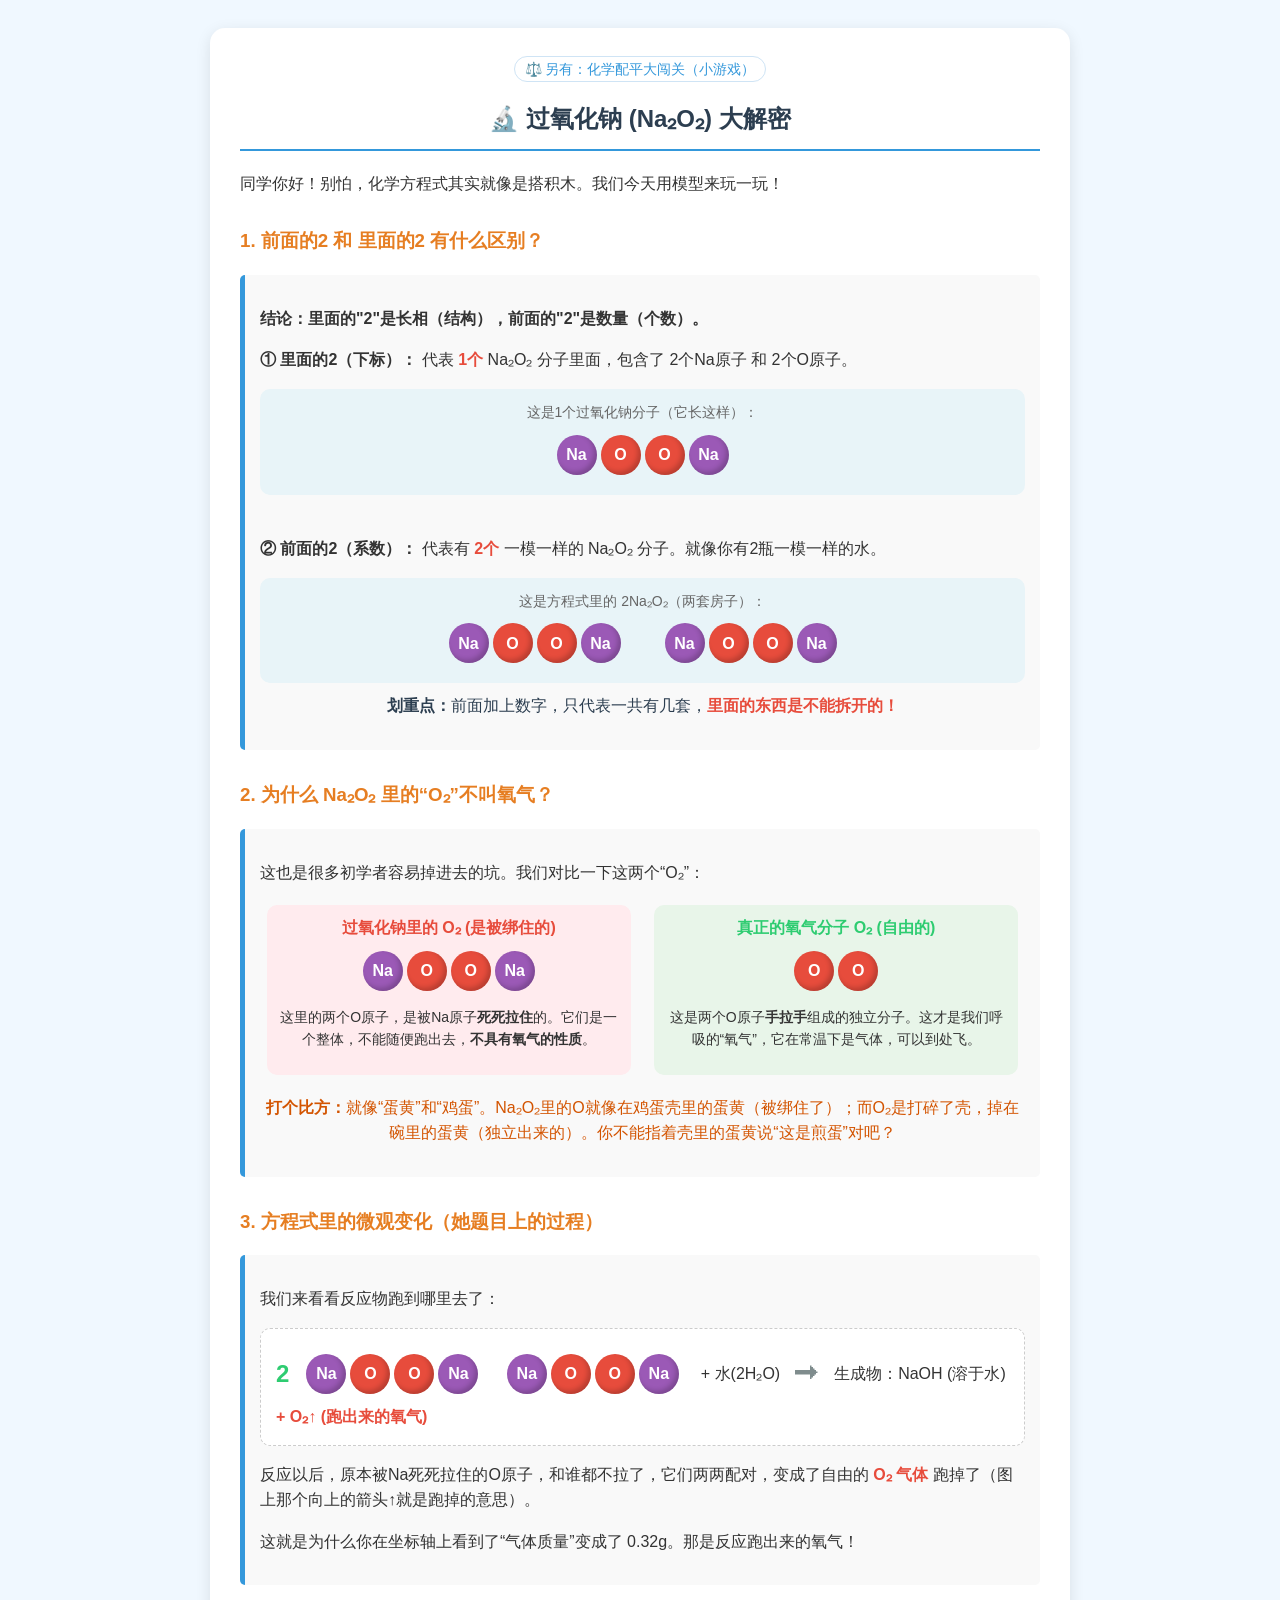
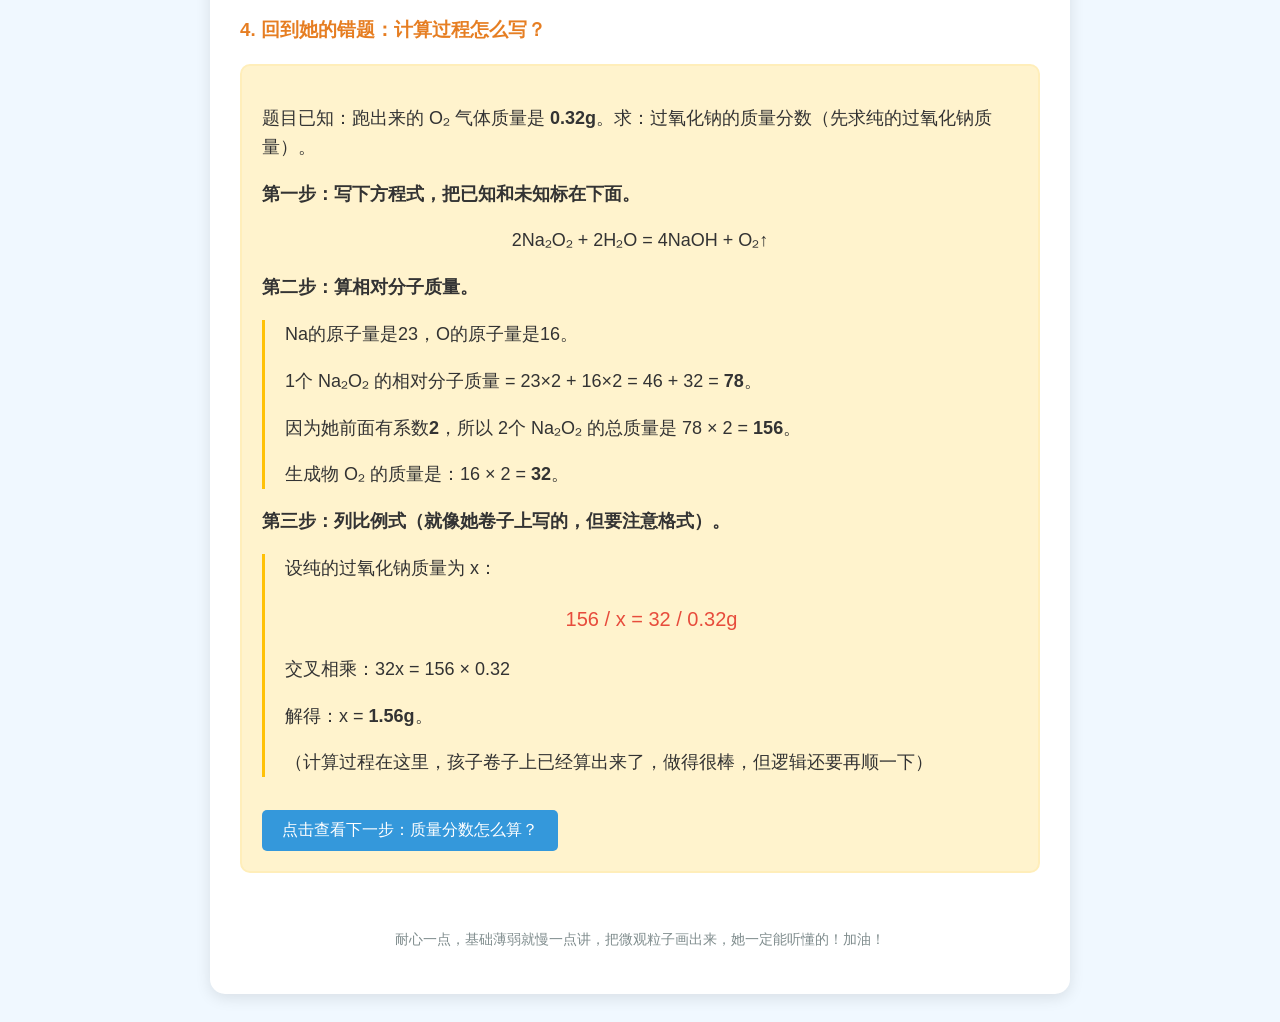
<file: index.html>
<!DOCTYPE html>
<html lang="zh-CN">
<head>
    <meta charset="UTF-8">
    <meta name="viewport" content="width=device-width, initial-scale=1.0">
    <title>化学方程式大解密</title>
    <style>
        body {
            font-family: 'Microsoft YaHei', 'PingFang SC', sans-serif;
            background-color: #f0f8ff;
            color: #333;
            padding: 20px;
            line-height: 1.6;
        }
        .container {
            max-width: 800px;
            margin: 0 auto;
            background: white;
            padding: 30px;
            border-radius: 15px;
            box-shadow: 0 4px 15px rgba(0,0,0,0.1);
        }
        h2 {
            color: #2c3e50;
            text-align: center;
            border-bottom: 2px solid #3498db;
            padding-bottom: 10px;
        }
        h3 {
            color: #e67e22;
            margin-top: 30px;
        }
        .box {
            background: #f9f9f9;
            border-left: 5px solid #3498db;
            padding: 15px;
            margin: 15px 0;
            border-radius: 5px;
        }
        .highlight {
            color: #e74c3c;
            font-weight: bold;
        }

        /* 分子模型样式 */
        .molecule {
            display: inline-flex;
            align-items: center;
            margin: 10px;
            position: relative;
        }
        .atom {
            width: 40px;
            height: 40px;
            border-radius: 50%;
            display: flex;
            justify-content: center;
            align-items: center;
            font-weight: bold;
            color: white;
            margin: 0 2px;
            box-shadow: inset -3px -3px 5px rgba(0,0,0,0.2);
        }
        .na { background-color: #9b59b6; } /* 钠原子紫色 */
        .o { background-color: #e74c3c; }  /* 氧原子红色 */

        /* 反应过程 */
        .reaction-row {
            display: flex;
            align-items: center;
            flex-wrap: wrap;
            margin-bottom: 15px;
            background: #fff;
            padding: 15px;
            border: 1px dashed #ccc;
            border-radius: 10px;
        }
        .coefficient {
            font-size: 24px;
            color: #2ecc71;
            font-weight: bold;
            margin-right: 5px;
        }
        .arrow {
            font-size: 24px;
            color: #7f8c8d;
            margin: 0 15px;
        }

        /* 计算区 */
        .math-box {
            font-size: 18px;
            background: #fff3cd;
            padding: 20px;
            border-radius: 10px;
            border: 2px solid #ffeeba;
        }
        .calc-step {
            margin: 10px 0;
            padding-left: 20px;
            border-left: 3px solid #ffc107;
        }

        /* 互动按钮 */
        .btn {
            background: #3498db;
            color: white;
            border: none;
            padding: 10px 20px;
            font-size: 16px;
            border-radius: 5px;
            cursor: pointer;
            margin-top: 15px;
            transition: 0.3s;
        }
        .btn:hover { background: #2980b9; }
        .hidden { display: none; }

        /* 导航 */
        .nav {
            text-align: center;
            margin-bottom: 16px;
            font-size: 14px;
        }
        .nav a {
            color: #3498db;
            text-decoration: none;
            padding: 4px 10px;
            border: 1px solid #cfe4f5;
            border-radius: 20px;
        }
        .nav a:hover { background: #eaf4fc; }
    </style>
</head>
<body>

<div class="container">
    <div class="nav"><a href="./peiping.html">⚖️ 另有：化学配平大闯关（小游戏）</a></div>

    <h2>🔬 过氧化钠 (Na₂O₂) 大解密</h2>
    <p>同学你好！别怕，化学方程式其实就像是搭积木。我们今天用模型来玩一玩！</p>

    <!-- 第一部分：为什么有这么多"2" -->
    <h3>1. 前面的2 和 里面的2 有什么区别？</h3>
    <div class="box">
        <p><strong>结论：里面的"2"是长相（结构），前面的"2"是数量（个数）。</strong></p>
        <p><strong>① 里面的2（下标）：</strong> 代表 <span class="highlight">1个</span> Na₂O₂ 分子里面，包含了 2个Na原子 和 2个O原子。</p>
        <div style="text-align: center; background: #e8f4f8; padding: 10px; border-radius: 10px;">
            <span style="font-size: 14px; color: #666;">这是1个过氧化钠分子（它长这样）：</span><br>
            <div class="molecule">
                <div class="atom na">Na</div>
                <div class="atom o">O</div>
                <div class="atom o">O</div>
                <div class="atom na">Na</div>
            </div>
        </div>

        <br>
        <p><strong>② 前面的2（系数）：</strong> 代表有 <span class="highlight">2个</span> 一模一样的 Na₂O₂ 分子。就像你有2瓶一模一样的水。</p>
        <div style="text-align: center; background: #e8f4f8; padding: 10px; border-radius: 10px;">
            <span style="font-size: 14px; color: #666;">这是方程式里的 2Na₂O₂（两套房子）：</span><br>
            <div style="display: flex; justify-content: center; gap: 20px; flex-wrap: wrap;">
                <div class="molecule">
                    <div class="atom na">Na</div><div class="atom o">O</div><div class="atom o">O</div><div class="atom na">Na</div>
                </div>
                <div class="molecule">
                    <div class="atom na">Na</div><div class="atom o">O</div><div class="atom o">O</div><div class="atom na">Na</div>
                </div>
            </div>
        </div>
        <p style="text-align:center; margin-top:10px; color:#2c3e50;"><strong>划重点：</strong>前面加上数字，只代表一共有几套，<span class="highlight">里面的东西是不能拆开的！</span></p>
    </div>

    <!-- 第二部分：为什么里面的O2不叫氧气 -->
    <h3>2. 为什么 Na₂O₂ 里的“O₂”不叫氧气？</h3>
    <div class="box">
        <p>这也是很多初学者容易掉进去的坑。我们对比一下这两个“O₂”：</p>

        <div style="display: flex; justify-content: space-around; margin-top: 20px; flex-wrap: wrap; gap: 10px;">
            <div style="text-align: center; width: 45%; min-width: 220px; background: #ffebee; padding: 10px; border-radius: 10px;">
                <strong style="color: #e74c3c;">过氧化钠里的 O₂ (是被绑住的)</strong><br>
                <div class="molecule" style="margin-top: 10px;">
                    <div class="atom na">Na</div><div class="atom o">O</div><div class="atom o">O</div><div class="atom na">Na</div>
                </div>
                <p style="font-size: 14px; margin-top: 5px;">这里的两个O原子，是被Na原子<strong>死死拉住</strong>的。它们是一个整体，不能随便跑出去，<strong>不具有氧气的性质</strong>。</p>
            </div>

            <div style="text-align: center; width: 45%; min-width: 220px; background: #e8f5e9; padding: 10px; border-radius: 10px;">
                <strong style="color: #2ecc71;">真正的氧气分子 O₂ (自由的)</strong><br>
                <div class="molecule" style="margin-top: 10px;">
                    <div class="atom o">O</div><div class="atom o">O</div>
                </div>
                <p style="font-size: 14px; margin-top: 5px;">这是两个O原子<strong>手拉手</strong>组成的独立分子。这才是我们呼吸的“氧气”，它在常温下是气体，可以到处飞。</p>
            </div>
        </div>

        <p style="margin-top: 20px; text-align: center; color: #d35400;"><strong>打个比方：</strong>就像“蛋黄”和“鸡蛋”。Na₂O₂里的O就像在鸡蛋壳里的蛋黄（被绑住了）；而O₂是打碎了壳，掉在碗里的蛋黄（独立出来的）。你不能指着壳里的蛋黄说“这是煎蛋”对吧？</p>
    </div>

    <!-- 第三部分：化学反应到底发生了什么 -->
    <h3>3. 方程式里的微观变化（她题目上的过程）</h3>
    <div class="box">
        <p>我们来看看反应物跑到哪里去了：</p>

        <div class="reaction-row">
            <span class="coefficient">2</span>
            <div>
                <div class="molecule">
                    <div class="atom na">Na</div><div class="atom o">O</div><div class="atom o">O</div><div class="atom na">Na</div>
                </div>
                <div class="molecule">
                    <div class="atom na">Na</div><div class="atom o">O</div><div class="atom o">O</div><div class="atom na">Na</div>
                </div>
            </div>
            <span style="margin-left: 10px;">+ 水(2H₂O)</span>

            <span class="arrow">➡</span>

            <span>生成物：NaOH (溶于水) </span>
            <span class="highlight"> + O₂↑ (跑出来的氧气)</span>
        </div>

        <p>反应以后，原本被Na死死拉住的O原子，和谁都不拉了，它们两两配对，变成了自由的 <span class="highlight">O₂ 气体</span> 跑掉了（图上那个向上的箭头↑就是跑掉的意思）。</p>
        <p>这就是为什么你在坐标轴上看到了“气体质量”变成了 0.32g。那是反应跑出来的氧气！</p>
    </div>

    <!-- 第四部分：回归题目，计算演示 -->
    <h3>4. 回到她的错题：计算过程怎么写？</h3>
    <div class="box math-box">
        <p>题目已知：跑出来的 O₂ 气体质量是 <strong>0.32g</strong>。求：过氧化钠的质量分数（先求纯的过氧化钠质量）。</p>
        <p><strong>第一步：写下方程式，把已知和未知标在下面。</strong></p>
        <p style="text-align: center; font-size: 18px;">
            2Na₂O₂ + 2H₂O = 4NaOH + O₂↑
        </p>
        <p><strong>第二步：算相对分子质量。</strong></p>
        <div class="calc-step">
            <p>Na的原子量是23，O的原子量是16。</p>
            <p>1个 Na₂O₂ 的相对分子质量 = 23×2 + 16×2 = 46 + 32 = <strong>78</strong>。</p>
            <p>因为她前面有系数<strong>2</strong>，所以 2个 Na₂O₂ 的总质量是 78 × 2 = <strong>156</strong>。</p>
            <p>生成物 O₂ 的质量是：16 × 2 = <strong>32</strong>。</p>
        </div>

        <p><strong>第三步：列比例式（就像她卷子上写的，但要注意格式）。</strong></p>
        <div class="calc-step">
            <p>设纯的过氧化钠质量为 x：</p>
            <p style="font-size: 20px; text-align: center; color: #e74c3c;">
                156 / x = 32 / 0.32g
            </p>
            <p>交叉相乘：32x = 156 × 0.32</p>
            <p>解得：x = <strong>1.56g</strong>。</p>
            <p>（计算过程在这里，孩子卷子上已经算出来了，做得很棒，但逻辑还要再顺一下）</p>
        </div>
        <button class="btn" onclick="showFraction()">点击查看下一步：质量分数怎么算？</button>

        <div id="fractionStep" class="hidden" style="margin-top: 15px; padding: 15px; background: #d4edda; border-radius: 5px;">
            <p><strong>第四步：求纯度（质量分数）。</strong></p>
            <p>纯的过氧化钠质量是 1.56g，样品总质量是 2g。</p>
            <p>质量分数 = (纯物质质量 / 样品总质量) × 100%</p>
            <p>= (1.56g / 2g) × 100% = <strong>78%</strong></p>
            <p>所以，这个样品的纯度是 78%。</p>
        </div>
    </div>

    <br>
    <p style="text-align: center; color: #7f8c8d; font-size: 14px;">耐心一点，基础薄弱就慢一点讲，把微观粒子画出来，她一定能听懂的！加油！</p>
</div>

<script>
    function showFraction() {
        var step = document.getElementById("fractionStep");
        if (step.classList.contains("hidden")) {
            step.classList.remove("hidden");
        } else {
            step.classList.add("hidden");
        }
    }
</script>

</body>
</html>
</file>
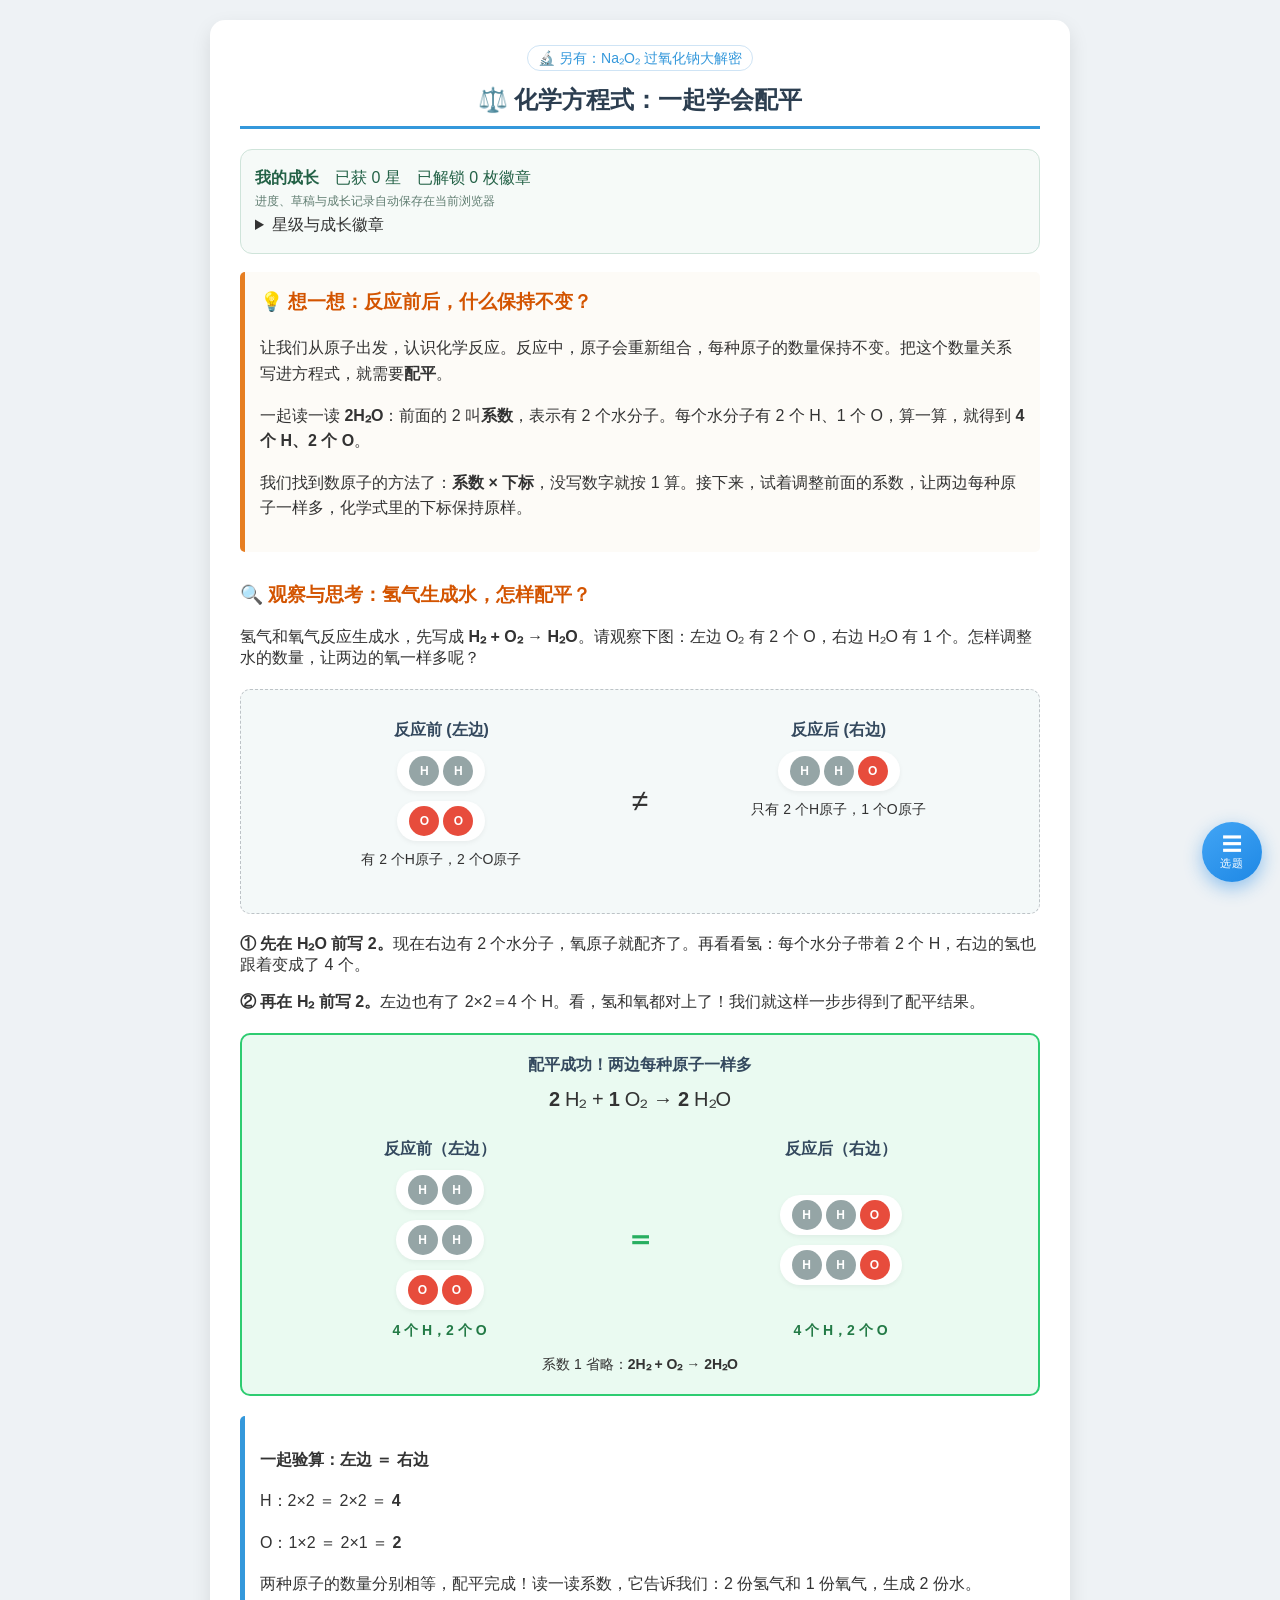
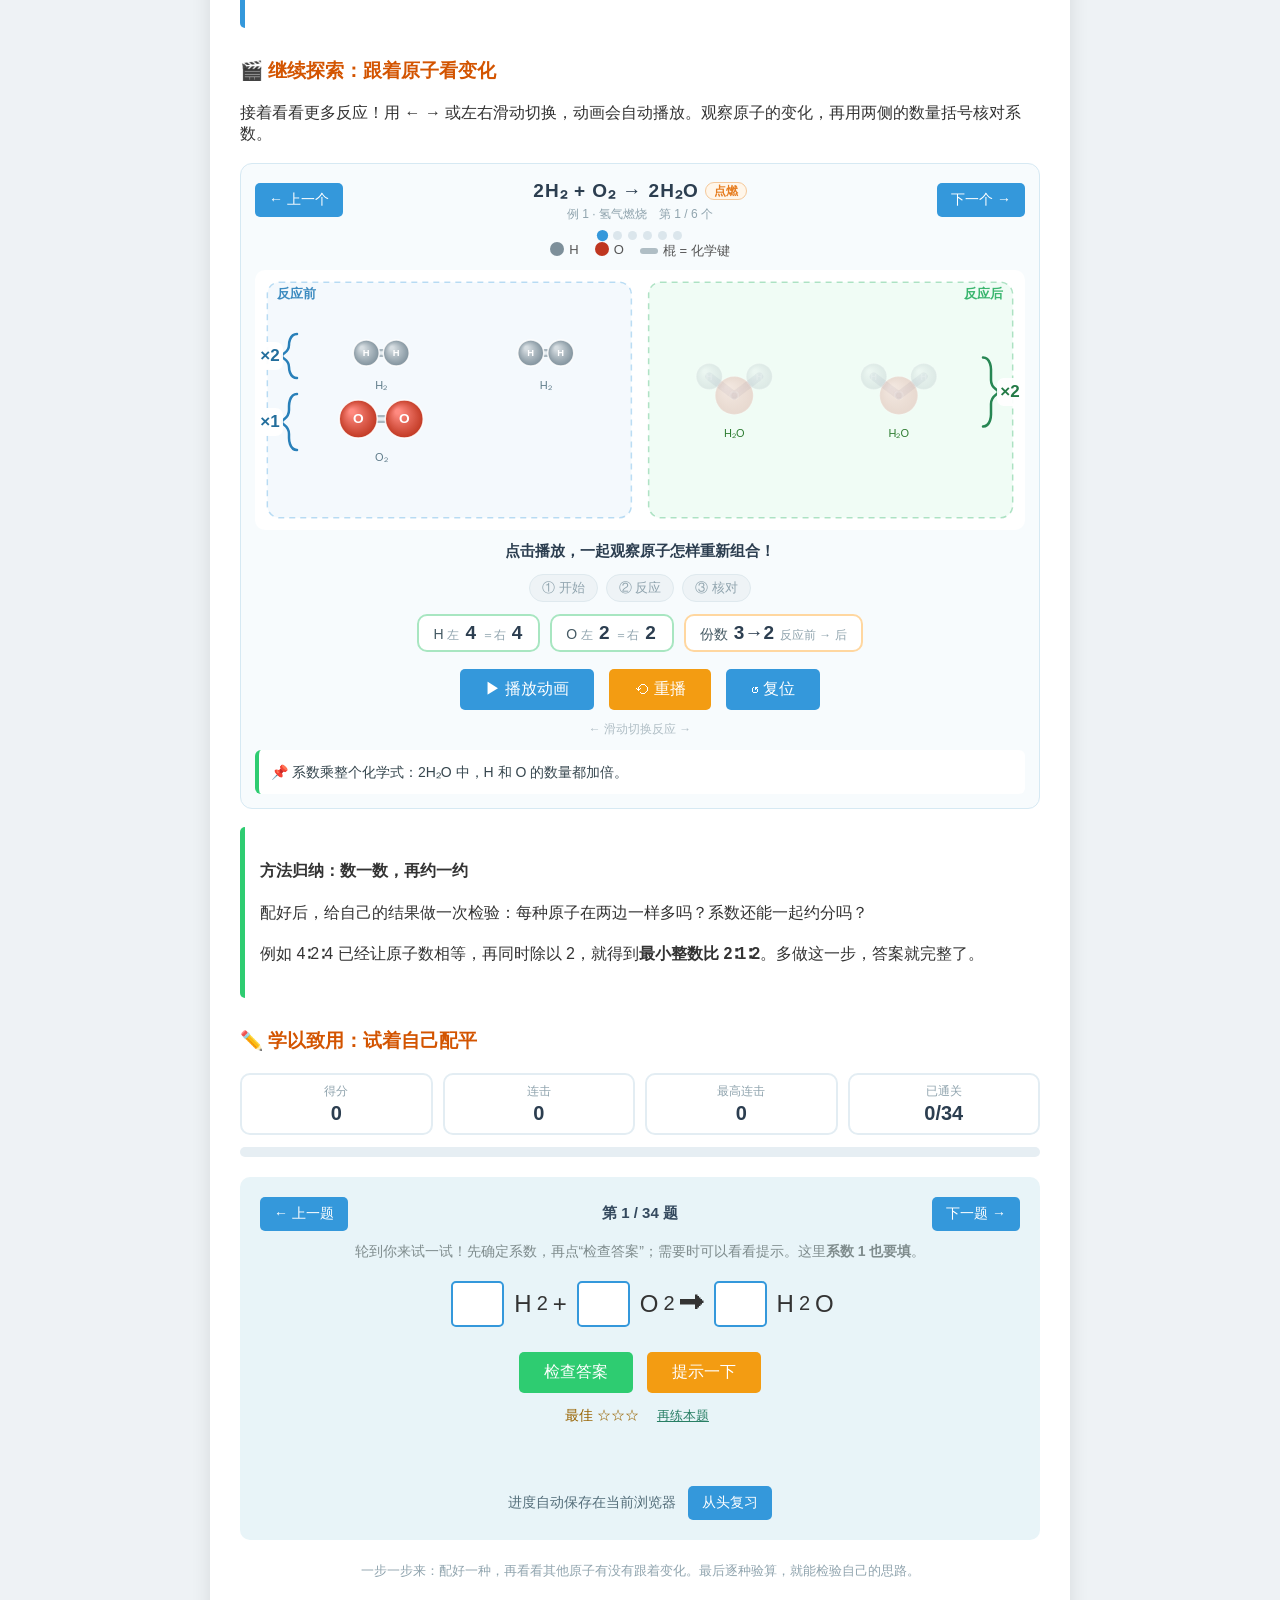
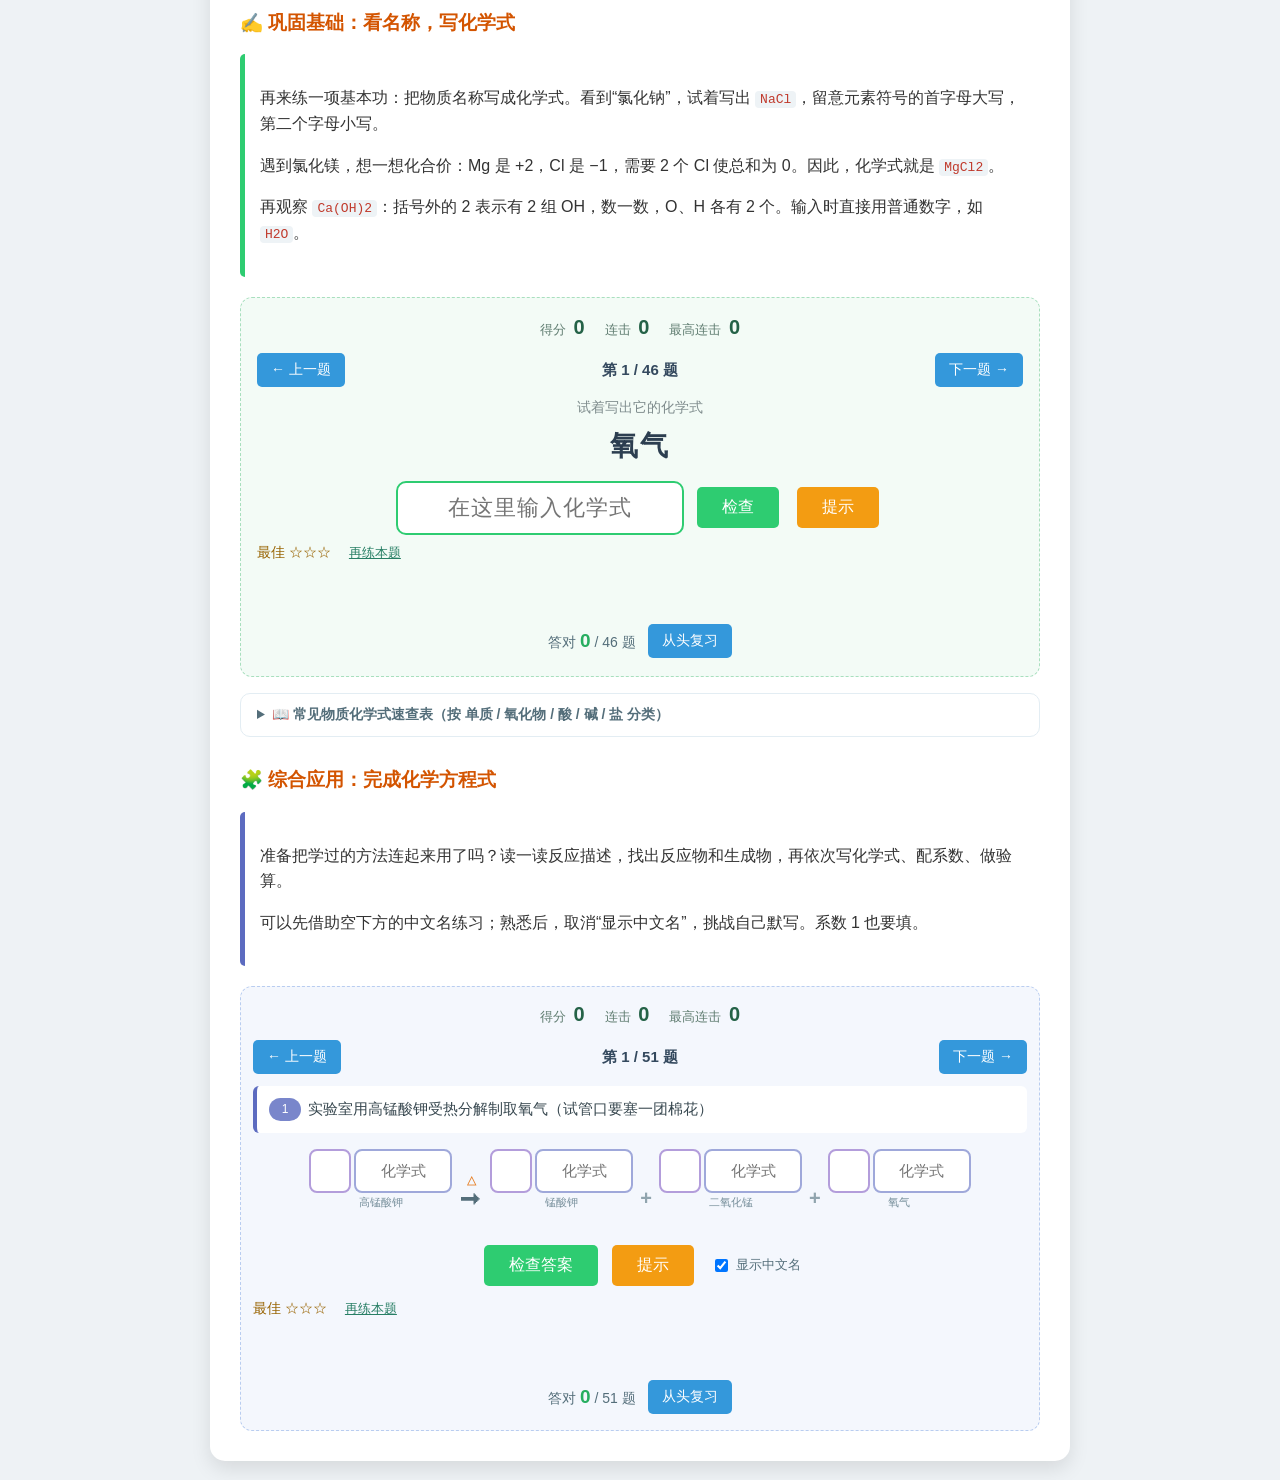
<file: peiping.html>
<!DOCTYPE html>
<html lang="zh-CN">
<head>
    <meta charset="UTF-8">
    <meta name="viewport" content="width=device-width, initial-scale=1.0">
    <title>化学方程式：观察、探索与配平练习</title>
    <style>
        body {
            font-family: 'Microsoft YaHei', 'PingFang SC', sans-serif;
            background-color: #eef2f5;
            color: #333;
            padding: 20px;
            margin: 0;
        }
        .container {
            max-width: 800px;
            margin: 0 auto;
            background: white;
            padding: 30px;
            border-radius: 15px;
            box-shadow: 0 8px 20px rgba(0,0,0,0.1);
        }
        h2 {
            color: #2c3e50;
            text-align: center;
            border-bottom: 3px solid #3498db;
            padding-bottom: 10px;
            margin-top: 0;
        }
        h3 {
            color: #d35400;
            margin-top: 30px;
        }
        .explain-box {
            background: #fdfbf7;
            border-left: 5px solid #e67e22;
            padding: 15px;
            margin-bottom: 20px;
            border-radius: 5px;
            line-height: 1.6;
        }

        /* 天平与微观模型样式 */
        .balance-area {
            display: flex;
            justify-content: space-between;
            flex-wrap: wrap;
            gap: 10px;
            background: #f4f9f9;
            padding: 20px;
            border-radius: 10px;
            margin: 20px 0;
            border: 1px dashed #bdc3c7;
        }
        .side {
            flex: 1;
            min-width: 200px;
            text-align: center;
            padding: 10px;
        }
        .side-title {
            font-weight: bold;
            color: #34495e;
            margin-bottom: 10px;
        }
        .molecule-group {
            display: flex;
            flex-direction: column;
            gap: 10px;
            align-items: center;
        }
        .molecule {
            display: flex;
            align-items: center;
            background: white;
            padding: 5px 10px;
            border-radius: 20px;
            box-shadow: 0 2px 5px rgba(0,0,0,0.05);
        }
        .atom {
            width: 30px;
            height: 30px;
            border-radius: 50%;
            display: inline-flex;
            justify-content: center;
            align-items: center;
            font-size: 12px;
            color: white;
            margin: 0 2px;
            font-weight: bold;
        }
        .h { background-color: #95a5a6; }
        .o { background-color: #e74c3c; }
        .c { background-color: #34495e; }
        .mg { background-color: #27ae60; }
        .cl { background-color: #f1c40f; color: #333; }
        .k { background-color: #9b59b6; }
        .na { background-color: #8e44ad; }

        .balanced-summary { width: 100%; text-align: center; }
        .balanced-diagram { display: grid; grid-template-columns: minmax(0, 1fr) auto minmax(0, 1fr); gap: 8px; width: 100%; }
        .balanced-diagram .side { min-width: 0; padding: 6px 0; }
        .balanced-diagram .molecule-group { min-height: 140px; justify-content: center; }
        .balanced-equals { align-self: center; color: #27ae60; font-size: 30px; font-weight: bold; }
        .balanced-count { font-size: 14px; font-weight: bold; color: #237a46; margin: 12px 0 0; }
        @media (max-width: 480px) {
            .balance-success { padding: 12px; }
            .balanced-diagram { gap: 4px; }
            .balanced-diagram .side-title { font-size: 13px; }
            .balanced-diagram .molecule { padding: 5px; }
            .balanced-diagram .atom { width: 22px; height: 22px; margin: 0 1px; }
            .balanced-count { font-size: 12px; }
            .balanced-equals { font-size: 24px; }
        }

        /* ===== 球棍动画演示 ===== */
        .anim-wrap {
            background: #f7fbfd;
            border: 1px solid #d6e9f3;
            border-radius: 12px;
            padding: 14px;
            margin: 18px 0;
        }
        .anim-wrap canvas {
            display: block;
            width: 100%;
            border-radius: 10px;
            background: #fff;
        }
        .anim-legend {
            display: flex;
            gap: 16px;
            justify-content: center;
            flex-wrap: wrap;
            font-size: 13px;
            color: #555;
            margin-bottom: 10px;
        }
        .legend-dot {
            display: inline-block;
            width: 14px;
            height: 14px;
            border-radius: 50%;
            vertical-align: -2px;
            margin-right: 5px;
        }
        .legend-stick {
            display: inline-block;
            width: 18px;
            height: 6px;
            border-radius: 3px;
            background: #b0bec5;
            vertical-align: 1px;
            margin-right: 5px;
        }
        .anim-caption {
            text-align: center;
            font-weight: bold;
            font-size: 15px;
            color: #2c3e50;
            min-height: 24px;
            margin-top: 10px;
            line-height: 1.5;
        }
        .anim-stage-row {
            display: flex;
            gap: 8px;
            justify-content: center;
            flex-wrap: wrap;
            margin-top: 10px;
        }
        .stage-chip {
            font-size: 13px;
            padding: 4px 12px;
            border-radius: 999px;
            background: #eef3f6;
            color: #90a4ae;
            border: 1.5px solid #dfe9ee;
            transition: 0.25s;
        }
        .stage-chip.active {
            background: #3498db;
            border-color: #3498db;
            color: #fff;
            transform: scale(1.05);
        }
        .stage-chip.done {
            background: #eafaf1;
            border-color: #2ecc71;
            color: #27ae60;
        }
        .tally {
            display: flex;
            gap: 10px;
            justify-content: center;
            flex-wrap: wrap;
            margin-top: 12px;
        }
        .tally-item {
            background: #fff;
            border: 2px solid #dfeaea;
            border-radius: 10px;
            padding: 6px 14px;
            font-size: 14px;
            color: #455a64;
        }
        .tally-item b {
            font-size: 19px;
            color: #2c3e50;
            margin: 0 2px;
        }
        .tally-item small { color: #90a4ae; font-size: 12px; }
        .tally-item.keep { border-color: #a8e6c1; }
        .tally-item.change { border-color: #ffd7a0; }
        .anim-btns { text-align: center; margin-top: 12px; }

        /* ===== 计分面板 ===== */
        .stat-row {
            display: flex;
            gap: 10px;
            flex-wrap: wrap;
            margin-bottom: 12px;
        }
        .stat {
            flex: 1;
            min-width: 76px;
            background: #fff;
            border: 2px solid #e3edf3;
            border-radius: 10px;
            padding: 8px 6px;
            text-align: center;
            transition: 0.25s;
        }
        .stat span {
            display: block;
            font-size: 12px;
            color: #90a4ae;
            margin-bottom: 2px;
        }
        .stat b {
            font-size: 20px;
            color: #2c3e50;
        }
        .stat.pop {
            border-color: #f39c12;
            transform: translateY(-2px);
        }
        .progress {
            height: 10px;
            background: #e6eef3;
            border-radius: 999px;
            overflow: hidden;
            margin-bottom: 16px;
        }
        .progress-fill {
            height: 100%;
            width: 0%;
            background: linear-gradient(90deg, #2ecc71, #27ae60);
            border-radius: 999px;
            transition: width 0.5s ease;
        }

        /* 输入框样式 */
        .quiz-area {
            background: #e8f4f8;
            padding: 20px;
            border-radius: 10px;
            text-align: center;
            margin-top: 20px;
        }
        .quiz-area.shake { animation: shake 0.4s; }
        @keyframes shake {
            0%, 100% { transform: translateX(0); }
            20% { transform: translateX(-8px); }
            40% { transform: translateX(7px); }
            60% { transform: translateX(-5px); }
            80% { transform: translateX(3px); }
        }
        .equation {
            font-size: 24px;
            display: flex;
            justify-content: center;
            align-items: center;
            flex-wrap: wrap;
            gap: 5px;
            margin: 20px 0;
        }
        .equation input {
            width: 45px;
            height: 40px;
            font-size: 20px;
            text-align: center;
            border: 2px solid #3498db;
            border-radius: 5px;
            margin: 0 5px;
            outline: none;
        }
        .equation input:focus {
            border-color: #e74c3c;
            box-shadow: 0 0 5px rgba(231, 76, 60, 0.5);
        }
        .equation span { font-weight: bold; }

        .btn {
            background: #3498db;
            color: white;
            border: none;
            padding: 10px 25px;
            font-size: 16px;
            border-radius: 5px;
            cursor: pointer;
            margin: 5px;
            transition: 0.3s;
        }
        .btn:hover { background: #2980b9; }
        .btn-check { background: #2ecc71; }
        .btn-check:hover { background: #27ae60; }
        .btn-hint { background: #f39c12; }
        .btn-hint:hover { background: #d68910; }
        .btn.ready {
            box-shadow: 0 0 0 0 rgba(46, 204, 113, 0.7);
            animation: pulse 1.4s infinite;
        }
        @keyframes pulse {
            0% { box-shadow: 0 0 0 0 rgba(46, 204, 113, 0.6); }
            70% { box-shadow: 0 0 0 12px rgba(46, 204, 113, 0); }
            100% { box-shadow: 0 0 0 0 rgba(46, 204, 113, 0); }
        }

        .feedback {
            margin-top: 20px;
            font-size: 16px;
            font-weight: bold;
            min-height: 25px;
            line-height: 1.7;
            text-align: left;
        }
        .feedback ul { margin: 6px 0 0; padding-left: 20px; font-weight: normal; }
        .success { color: #27ae60; }
        .error { color: #e74c3c; }
        .near { color: #d68910; }

        .hidden { display: none !important; }

        /* ===== 题号导航 & 答题卡 ===== */
        .qbar {
            display: flex;
            align-items: center;
            justify-content: space-between;
            gap: 10px;
            margin-bottom: 12px;
        }
        .qno {
            font-weight: bold;
            color: #34495e;
            font-size: 15px;
            white-space: nowrap;
        }
        .btn-mini {
            padding: 8px 14px;
            font-size: 14px;
            margin: 0;
        }
        .qmap {
            display: grid;
            grid-template-columns: repeat(auto-fill, minmax(40px, 1fr));
            gap: 7px;
        }
        .map-chip {
            padding: 8px 0;
            font-size: 13px;
            font-weight: bold;
            border-radius: 8px;
            border: 2px solid #dfe9ee;
            background: #fff;
            color: #78909c;
            cursor: pointer;
            transition: 0.2s;
        }
        .map-chip:hover { border-color: #90caf9; }
        .map-chip.done {
            background: #eafaf1;
            border-color: #2ecc71;
            color: #27ae60;
        }
        .map-chip.current {
            background: #3498db;
            border-color: #3498db;
            color: #fff;
            transform: scale(1.06);
        }

        /* ===== 右下角浮动选题按钮 + 抽屉 ===== */
        .fab {
            position: fixed;
            right: 18px;
            bottom: 18px;
            z-index: 9000;
            display: flex;
            flex-direction: column;
            align-items: center;
            justify-content: center;
            width: 60px;
            height: 60px;
            border: none;
            border-radius: 50%;
            background: linear-gradient(145deg, #42a5f5, #1e88e5);
            color: #fff;
            box-shadow: 0 6px 18px rgba(30, 136, 229, 0.45);
            cursor: pointer;
            transition: transform 0.22s, box-shadow 0.22s;
            -webkit-tap-highlight-color: transparent;
        }
        .fab:active { transform: scale(0.94); }
        .fab.active {
            background: linear-gradient(145deg, #26c6da, #00838f);
            box-shadow: 0 6px 18px rgba(0, 131, 143, 0.45);
        }
        .fab-icon { font-size: 20px; line-height: 1; }
        .fab-label { font-size: 11px; margin-top: 2px; letter-spacing: 1px; }

        .drawer-mask {
            position: fixed;
            inset: 0;
            background: rgba(20, 30, 40, 0.35);
            z-index: 9200;
            opacity: 0;
            pointer-events: none;
            transition: opacity 0.25s;
        }
        .drawer-mask.show { opacity: 1; pointer-events: auto; }

        .drawer {
            position: fixed;
            right: 16px;
            bottom: 92px;
            width: min(340px, 86vw);
            max-height: 68vh;
            display: flex;
            flex-direction: column;
            background: #fff;
            border-radius: 16px;
            box-shadow: 0 16px 40px rgba(0, 0, 0, 0.22);
            z-index: 9300;
            transform: translateY(16px) scale(0.96);
            opacity: 0;
            pointer-events: none;
            transform-origin: bottom right;
            transition: transform 0.24s cubic-bezier(0.2, 0.9, 0.3, 1.1), opacity 0.2s;
        }
        .drawer.open {
            transform: translateY(0) scale(1);
            opacity: 1;
            pointer-events: auto;
        }
        .drawer-head {
            display: flex;
            align-items: center;
            gap: 8px;
            padding: 14px 14px 10px;
            border-bottom: 1px solid #eef3f6;
        }
        .drawer-head strong { color: #2c3e50; font-size: 15px; }
        .drawer-sub {
            font-size: 12px;
            color: #90a4ae;
            margin-left: auto;
            white-space: nowrap;
        }
        .drawer-close {
            border: none;
            background: #eef3f6;
            color: #607d8b;
            width: 26px;
            height: 26px;
            border-radius: 50%;
            font-size: 13px;
            cursor: pointer;
            line-height: 1;
        }
        .drawer-body {
            padding: 12px 14px 8px;
            overflow-y: auto;
            -webkit-overflow-scrolling: touch;
        }
        .drawer-tip {
            padding: 0 14px 12px;
            margin: 0;
            font-size: 12px;
            color: #90a4ae;
            line-height: 1.6;
        }
        .drawer-tip i {
            display: inline-block;
            width: 10px;
            height: 10px;
            border-radius: 3px;
            margin-right: 4px;
            vertical-align: -1px;
        }

        /* ===== 题型二：看名称写化学式 ===== */
        .write-area {
            background: #f3fbf6;
            border: 1px dashed #a8dfbe;
            border-radius: 12px;
            padding: 18px 16px;
            margin-top: 14px;
        }
        .write-question { text-align: center; margin: 4px 0 16px; }
        .write-label { font-size: 14px; color: #7f8c8d; }
        .write-name {
            font-size: 28px;
            font-weight: bold;
            color: #2c3e50;
            margin: 10px 0 8px;
            letter-spacing: 2px;
            line-height: 1.35;
        }
        .write-hintbox {
            display: inline-block;
            text-align: left;
            background: #fff8e7;
            border-left: 4px solid #f39c12;
            border-radius: 6px;
            padding: 8px 12px;
            font-size: 14px;
            color: #b9770e;
            line-height: 1.7;
            max-width: 100%;
        }
        .write-row {
            display: flex;
            gap: 8px;
            justify-content: center;
            align-items: center;
            flex-wrap: wrap;
        }
        #wInput {
            flex: 1;
            min-width: 150px;
            max-width: 280px;
            height: 48px;
            font-size: 22px;
            text-align: center;
            border: 2px solid #2ecc71;
            border-radius: 10px;
            outline: none;
            font-family: inherit;
            letter-spacing: 1px;
            color: #2c3e50;
            background: #fff;
        }
        #wInput:focus { border-color: #3498db; box-shadow: 0 0 6px rgba(52,152,219,0.35); }
        #wInput.bad { border-color: #e74c3c; animation: shake 0.4s; }
        .write-progress {
            display: flex;
            align-items: center;
            justify-content: center;
            gap: 12px;
            margin-top: 16px;
            font-size: 14px;
            color: #546e7a;
        }
        .write-progress b { color: #27ae60; font-size: 19px; }
        .cheat {
            background: #fff;
            border: 1px solid #e3edf3;
            border-radius: 10px;
            padding: 12px 16px;
            margin-top: 16px;
        }
        .cheat summary {
            cursor: pointer;
            font-weight: bold;
            color: #546e7a;
            font-size: 14px;
            outline: none;
        }
        .cheat-grid {
            display: grid;
            grid-template-columns: repeat(auto-fill, minmax(230px, 1fr));
            gap: 16px;
            margin-top: 12px;
        }
        .cheat-group-title {
            font-weight: bold;
            color: #e67e22;
            font-size: 14px;
            margin-bottom: 6px;
            border-bottom: 1px dashed #eee;
            padding-bottom: 4px;
        }
        .cheat-item {
            font-size: 13px;
            color: #607d8b;
            line-height: 1.9;
            display: flex;
            justify-content: space-between;
            gap: 8px;
        }
        .cheat-item span:last-child { color: #2c3e50; font-weight: bold; white-space: nowrap; }
        code {
            background: #eef3f6;
            border-radius: 4px;
            padding: 1px 5px;
            font-family: ui-monospace, Menlo, monospace;
            font-size: 13px;
            color: #c0392b;
        }

        /* ===== 题型三：化学方程式完整填空 ===== */
        .eq-area {
            background: #f4f7fd;
            border: 1px dashed #b9cdf0;
            border-radius: 12px;
            padding: 16px 12px;
            margin-top: 14px;
        }
        .eq-desc {
            background: #fff;
            border-left: 4px solid #5c6bc0;
            border-radius: 6px;
            padding: 10px 12px;
            font-size: 15px;
            color: #37474f;
            line-height: 1.75;
            margin-bottom: 16px;
        }
        .eq-desc .tag {
            display: inline-block;
            min-width: 18px;
            text-align: center;
            font-size: 12px;
            color: #fff;
            background: #7986cb;
            border-radius: 999px;
            padding: 1px 7px;
            margin-right: 7px;
            vertical-align: 1px;
        }
        .eq-line {
            display: flex;
            flex-wrap: wrap;
            align-items: flex-end;
            justify-content: center;
            gap: 4px;
            margin-bottom: 6px;
        }
        .term {
            display: flex;
            flex-direction: column;
            align-items: center;
            gap: 2px;
            margin: 0 1px;
        }
        .term-top { display: flex; align-items: center; gap: 3px; }
        .eq-line input {
            height: 38px;
            border-radius: 8px;
            border: 2px solid #9fa8da;
            background: #fff;
            outline: none;
            font-family: inherit;
            color: #283593;
            text-align: center;
        }
        .eq-line input.coef { width: 34px; font-size: 16px; border-color: #b39ddb; }
        .eq-line input.fml { width: 90px; font-size: 15px; }
        .eq-line input:focus { border-color: #e74c3c; box-shadow: 0 0 5px rgba(231,76,60,0.3); }
        .eq-line input.ok { border-color: #2ecc71; background: #eafaf1; }
        .eq-line input.bad { border-color: #e74c3c; background: #fdecea; }
        .term-name {
            font-size: 11px;
            color: #78909c;
            text-align: center;
            max-width: 120px;
            line-height: 1.3;
            min-height: 15px;
        }
        .term-name.dim { color: #cfd8dc; }
        .term-mark {
            font-size: 11px;
            color: #27ae60;
            font-weight: bold;
            min-height: 14px;
            line-height: 1.2;
        }
        .eq-op { font-size: 20px; font-weight: bold; color: #90a4ae; padding: 0 2px 16px; }
        .arrow-wrap {
            display: flex;
            flex-direction: column;
            align-items: center;
            padding: 0 4px 14px;
        }
        .arrow-cond { font-size: 11px; color: #e67e22; font-weight: bold; min-height: 14px; }
        .arrow-line { font-size: 20px; color: #546e7a; }
        .eq-actions { text-align: center; margin-top: 14px; }
        .eq-toggle {
            display: inline-flex;
            align-items: center;
            gap: 5px;
            font-size: 13px;
            color: #546e7a;
            margin-left: 8px;
            cursor: pointer;
            vertical-align: middle;
        }

        /* ===== 抽屉 tab ===== */
        .drawer-tabs {
            display: flex;
            gap: 6px;
            padding: 10px 12px 4px;
        }
        .dtab {
            flex: 1;
            border: 1.5px solid #dfe9ee;
            background: #fff;
            border-radius: 9px;
            padding: 7px 4px;
            font-size: 12px;
            color: #78909c;
            cursor: pointer;
            line-height: 1.3;
            transition: 0.2s;
        }
        .dtab .dcnt { display: block; font-size: 11px; color: #b0bec5; margin-top: 1px; }
        .dtab.active { background: #3498db; border-color: #3498db; color: #fff; }
        .dtab.active .dcnt { color: rgba(255,255,255,0.8); }
        .dpanel { padding-top: 8px; }

        /* ===== 多反应动画：左右箭头切换 ===== */
        .anim-nav {
            display: flex;
            align-items: center;
            justify-content: space-between;
            gap: 8px;
            margin-bottom: 8px;
        }
        .anim-title {
            text-align: center;
            font-size: 19px;
            font-weight: bold;
            color: #2c3e50;
            letter-spacing: 1px;
            flex: 1;
            line-height: 1.35;
        }
        .anim-title .cond {
            display: inline-block;
            font-size: 12px;
            color: #e67e22;
            border: 1px solid #f5c99b;
            background: #fff6ea;
            border-radius: 999px;
            padding: 0 8px;
            margin-left: 6px;
            vertical-align: 2px;
            letter-spacing: 0;
        }
        .anim-type {
            display: block;
            font-size: 12px;
            font-weight: normal;
            color: #90a4ae;
            letter-spacing: 0;
            margin-top: 3px;
        }
        .anim-dots {
            display: flex;
            gap: 6px;
            justify-content: center;
            margin: 8px 0 2px;
        }
        .anim-dot {
            width: 9px;
            height: 9px;
            border-radius: 50%;
            border: none;
            padding: 0;
            background: #dbe6ec;
            cursor: pointer;
            transition: 0.2s;
        }
        .anim-dot.active { background: #3498db; transform: scale(1.25); }
        .anim-note {
            margin-top: 12px;
            background: #fff;
            border-left: 4px solid #2ecc71;
            border-radius: 6px;
            padding: 10px 12px;
            font-size: 14px;
            color: #37474f;
            line-height: 1.75;
        }
        .anim-note b { color: #c0392b; }
        .anim-hintswipe {
            text-align: center;
            font-size: 12px;
            color: #b0bec5;
            margin-top: 6px;
        }

        /* ===== 通关弹窗 & 撒花 ===== */
        .modal-mask {
            position: fixed;
            inset: 0;
            background: rgba(20, 30, 40, 0.55);
            display: flex;
            align-items: center;
            justify-content: center;
            padding: 20px;
            z-index: 9998;
        }
        .modal {
            background: #fff;
            border-radius: 18px;
            padding: 26px 24px;
            max-width: 360px;
            width: 100%;
            text-align: center;
            box-shadow: 0 20px 40px rgba(0,0,0,0.25);
            animation: popIn 0.35s cubic-bezier(0.18, 1.4, 0.4, 1);
        }
        @keyframes popIn {
            from { transform: scale(0.7); opacity: 0; }
            to { transform: scale(1); opacity: 1; }
        }
        .modal-emoji { font-size: 54px; line-height: 1; }
        .modal h3 {
            margin: 10px 0 6px;
            color: #e67e22;
            font-size: 22px;
        }
        .modal p { color: #607d8b; font-size: 15px; line-height: 1.8; margin: 6px 0; }
        .modal p b { color: #2c3e50; font-size: 18px; }
        #fx {
            position: fixed;
            inset: 0;
            pointer-events: none;
            z-index: 10000;
        }

        /* 导航 */
        .nav {
            text-align: center;
            margin-bottom: 16px;
            font-size: 14px;
        }
        .nav a {
            color: #3498db;
            text-decoration: none;
            padding: 4px 10px;
            border: 1px solid #cfe4f5;
            border-radius: 20px;
        }
        .nav a:hover { background: #eaf4fc; }
        .btn:disabled { opacity: 0.45; cursor: default; }
        @media (max-width: 480px) {
            body { padding: 10px; }
            .container { padding: 16px; }
            .anim-wrap { padding: 8px; }
            .anim-nav { gap: 5px; flex-wrap: wrap; }
            .anim-title { flex-basis: 100%; order: -1; }
        }

    </style>
    <link rel="stylesheet" href="./learning.css?v=3">
</head>
<body>

<div class="container">
    <div class="nav"><a href="./index.html">🔬 另有：Na₂O₂ 过氧化钠大解密</a></div>

    <h2>⚖️ 化学方程式：一起学会配平</h2>

    <section class="growth-panel" aria-label="我的学习成长">
      <div class="growth-summary"><strong>我的成长</strong><span id="growthStars">已获 0 星</span><span id="growthBadges">已解锁 0 枚徽章</span></div>
      <div class="storage-status" id="storageStatus" role="status">正在读取本地进度…</div>
      <details><summary>星级与成长徽章</summary><p>★ 完成；★★ 未用提示完成；★★★ 未用提示且首次提交正确。保留最佳星级，再练可提升。</p><div class="badges" id="growthBadgeList"></div></details>
    </section>
    <div class="explain-box">
        <h3 style="margin-top:0;">💡 想一想：反应前后，什么保持不变？</h3>
        <p>让我们从原子出发，认识化学反应。反应中，原子会重新组合，每种原子的数量保持不变。把这个数量关系写进方程式，就需要<strong>配平</strong>。</p>
        <p>一起读一读 <strong>2H₂O</strong>：前面的 2 叫<strong>系数</strong>，表示有 2 个水分子。每个水分子有 2 个 H、1 个 O，算一算，就得到 <strong>4 个 H、2 个 O</strong>。</p>
        <p>我们找到数原子的方法了：<strong>系数 × 下标</strong>，没写数字就按 1 算。接下来，试着调整前面的系数，让两边每种原子一样多，化学式里的下标保持原样。</p>
    </div>

    <!-- 演示部分 -->
    <h3>🔍 观察与思考：氢气生成水，怎样配平？</h3>
    <p>氢气和氧气反应生成水，先写成 <strong>H₂ + O₂ → H₂O</strong>。请观察下图：左边 O₂ 有 2 个 O，右边 H₂O 有 1 个。怎样调整水的数量，让两边的氧一样多呢？</p>

    <div class="balance-area">
        <div class="side">
            <div class="side-title">反应前 (左边)</div>
            <div class="molecule-group">
                <div class="molecule">
                    <div class="atom h">H</div><div class="atom h">H</div>
                </div>
                <div class="molecule">
                    <div class="atom o">O</div><div class="atom o">O</div>
                </div>
            </div>
            <p style="font-size:14px; margin-top:10px;">有 2 个H原子，2 个O原子</p>
        </div>
        <div style="font-size: 30px; display: flex; align-items: center;">≠</div>
        <div class="side">
            <div class="side-title">反应后 (右边)</div>
            <div class="molecule-group">
                <div class="molecule">
                    <div class="atom h">H</div><div class="atom h">H</div><div class="atom o">O</div>
                </div>
            </div>
            <p style="font-size:14px; margin-top:10px;">只有 2 个H原子，1 个O原子</p>
        </div>
    </div>

    <p><strong>① 先在 H₂O 前写 2。</strong>现在右边有 2 个水分子，氧原子就配齐了。再看看氢：每个水分子带着 2 个 H，右边的氢也跟着变成了 4 个。</p>
    <p><strong>② 再在 H₂ 前写 2。</strong>左边也有了 2×2＝4 个 H。看，氢和氧都对上了！我们就这样一步步得到了配平结果。</p>

    <div class="balance-area balance-success" style="border: 2px solid #2ecc71; background: #eafaf1;">
        <div class="balanced-summary">
            <div class="side-title">配平成功！两边每种原子一样多</div>
            <div class="equation" style="margin: 10px 0; font-size: 20px;">
                <strong>2</strong>H₂ + <strong>1</strong>O₂ → <strong>2</strong>H₂O
            </div>
        </div>
        <div class="balanced-diagram" role="img" aria-label="配平后：左边两个氢气分子和一个氧气分子，右边两个水分子；两边都有四个氢原子、两个氧原子。">
            <div class="side" data-side="left">
                <div class="side-title">反应前（左边）</div>
                <div class="molecule-group">
                    <div class="molecule"><div class="atom h">H</div><div class="atom h">H</div></div>
                    <div class="molecule"><div class="atom h">H</div><div class="atom h">H</div></div>
                    <div class="molecule"><div class="atom o">O</div><div class="atom o">O</div></div>
                </div>
                <p class="balanced-count">4 个 H，2 个 O</p>
            </div>
            <div class="balanced-equals" aria-hidden="true">＝</div>
            <div class="side" data-side="right">
                <div class="side-title">反应后（右边）</div>
                <div class="molecule-group">
                    <div class="molecule"><div class="atom h">H</div><div class="atom h">H</div><div class="atom o">O</div></div>
                    <div class="molecule"><div class="atom h">H</div><div class="atom h">H</div><div class="atom o">O</div></div>
                </div>
                <p class="balanced-count">4 个 H，2 个 O</p>
            </div>
        </div>
        <p class="balanced-summary" style="font-size:14px; margin:0;">系数 1 省略：<strong>2H₂ + O₂ → 2H₂O</strong></p>
    </div>

    <div class="explain-box" style="background: #fff; border-left-color: #3498db;">
        <p><strong>一起验算：左边 ＝ 右边</strong></p>
        <p>H：2×2 ＝ 2×2 ＝ <strong>4</strong></p>
        <p>O：1×2 ＝ 2×1 ＝ <strong>2</strong></p>
        <p>两种原子的数量分别相等，配平完成！读一读系数，它告诉我们：2 份氢气和 1 份氧气，生成 2 份水。</p>
    </div>

    <!-- ===== 球棍动画演示（多反应，左右箭头切换） ===== -->
    <h3>🎬 继续探索：跟着原子看变化</h3>
    <p>接着看看更多反应！用 <strong>← →</strong> 或左右滑动切换，动画会自动播放。观察原子的变化，再用两侧的数量括号核对系数。</p>

    <div class="anim-wrap">
        <div class="anim-nav">
            <button class="btn btn-mini" id="animPrev">← 上一个</button>
            <div class="anim-title" id="animTitle"></div>
            <button class="btn btn-mini" id="animNext">下一个 →</button>
        </div>

        <div class="anim-dots" id="animDots"></div>

        <div class="anim-legend" id="animLegend"></div>

        <canvas id="balAnim" role="img" aria-label="原子重组动画，文字讲解和原子数核对见上下方"></canvas>

        <div class="anim-caption" id="animCaption">点播放，看原子重组。</div>

        <div class="anim-stage-row">
            <span class="stage-chip" id="animStage0">① 开始</span>
            <span class="stage-chip" id="animStage1">② 反应</span>
            <span class="stage-chip" id="animStage2">③ 核对</span>
        </div>

        <div class="tally" id="animTally"></div>

        <div class="anim-btns">
            <button class="btn" id="btnPlayAnim">▶ 播放动画</button>
            <button class="btn btn-hint" id="btnReplayAnim">⟲ 重播</button>
            <button class="btn" id="btnResetAnim" aria-label="回到当前反应起点并暂停">↺ 复位</button>
        </div>

        <div class="anim-hintswipe">← 滑动切换反应 →</div>

        <div class="anim-note" id="animNote"></div>
    </div>

    <div class="explain-box" style="background:#fff; border-left-color:#2ecc71;">
        <p><strong>方法归纳：数一数，再约一约</strong></p>
        <p>配好后，给自己的结果做一次检验：每种原子在两边一样多吗？系数还能一起约分吗？</p>
        <p>例如 4∶2∶4 已经让原子数相等，再同时除以 2，就得到<strong>最小整数比 2∶1∶2</strong>。多做这一步，答案就完整了。</p>
    </div>

    <!-- ===== 练习部分 ===== -->
    <h3>✏️ 学以致用：试着自己配平</h3>

    <div class="stat-row">
        <div class="stat" id="statScoreBox"><span>得分</span><b id="statScore">0</b></div>
        <div class="stat" id="statComboBox"><span>连击</span><b id="statCombo">0</b></div>
        <div class="stat"><span>最高连击</span><b id="statBest">0</b></div>
        <div class="stat"><span>已通关</span><b id="statSolved">0/34</b></div>
    </div>
    <div class="progress"><div class="progress-fill" id="progressFill"></div></div>

    <div class="quiz-area" id="quizArea">
        <div class="qbar">
            <button class="btn btn-mini" id="btnPrev">← 上一题</button>
            <span class="qno" id="qno">第 1 / 34 题</span>
            <button class="btn btn-mini" id="btnNext">下一题 →</button>
        </div>

        <p style="color:#7f8c8d; margin:0; font-size:14px;">轮到你来试一试！先确定系数，再点“检查答案”；需要时可以看看提示。这里<strong>系数 1 也要填</strong>。</p>
        <div class="equation" id="equation-display"></div>

        <div>
            <button class="btn btn-check" id="btnCheck">检查答案</button>
            <button class="btn btn-hint" id="btnHint">提示一下</button>
        </div>

        <div class="feedback" aria-live="polite" aria-atomic="true" id="feedback"></div>
        <div id="hint-text" class="hidden" style="margin-top:10px; color:#d35400; font-weight:bold; text-align:left;"></div>

        <div class="write-progress" style="margin-top:15px;">
            <span>进度自动保存在当前浏览器</span>
            <button class="btn btn-mini" id="quizReset" title="保留最佳成绩与徽章，从头开始复习">从头复习</button>
        </div>
    </div>

    <p style="text-align:center; color:#90a4ae; font-size:13px; margin-top:22px;">
        一步一步来：配好一种，再看看其他原子有没有跟着变化。最后逐种验算，就能检验自己的思路。
    </p>

    <!-- ===== 题型二：看名称写化学式 ===== -->
    <h3 id="writeSection">✍️ 巩固基础：看名称，写化学式</h3>
    <div class="explain-box" style="background:#fff; border-left-color:#2ecc71;">
        <p>再来练一项基本功：把物质名称写成化学式。看到“氯化钠”，试着写出 <code>NaCl</code>，留意元素符号的首字母大写，第二个字母小写。</p>
        <p>遇到氯化镁，想一想化合价：Mg 是 +2，Cl 是 −1，需要 2 个 Cl 使总和为 0。因此，化学式就是 <code>MgCl2</code>。</p>
        <p>再观察 <code>Ca(OH)2</code>：括号外的 2 表示有 2 组 OH，数一数，O、H 各有 2 个。输入时直接用普通数字，如 <code>H2O</code>。</p>
    </div>

    <div class="write-area" id="writeArea">
        <div class="qbar">
            <button class="btn btn-mini" id="wPrev">← 上一题</button>
            <span class="qno" id="wQno">第 1 / 46 题</span>
            <button class="btn btn-mini" id="wNext">下一题 →</button>
        </div>

        <div class="write-question">
            <div class="write-label">试着写出它的化学式</div>
            <div class="write-name" id="wName">氯化钠</div>
            <div class="write-hintbox hidden" id="wHint"></div>
        </div>

        <div class="write-row">
            <input type="text" id="wInput" placeholder="在这里输入化学式" autocomplete="off" autocapitalize="off" autocorrect="off" spellcheck="false">
            <button class="btn btn-check" id="wCheck">检查</button>
            <button class="btn btn-hint" id="wShowHint">提示</button>
        </div>

        <div class="feedback" aria-live="polite" aria-atomic="true" id="wFeedback"></div>

        <div class="write-progress">
            <span>答对 <b id="wSolved">0</b> / <span id="wTotal">46</span> 题 <span style="font-size:12px;color:#90a4ae;"></span></span>
            <button class="btn btn-mini" id="wReset" title="保留最佳成绩与徽章，从头开始复习">从头复习</button>
        </div>
    </div>

    <details class="cheat">
        <summary>📖 常见物质化学式速查表（按 单质 / 氧化物 / 酸 / 碱 / 盐 分类）</summary>
        <div class="cheat-grid" id="cheatGrid"></div>
    </details>

    <!-- ===== 题型三：化学方程式完整填空 ===== -->
    <h3 id="eqSection">🧩 综合应用：完成化学方程式</h3>
    <div class="explain-box" style="background:#fff; border-left-color:#5c6bc0;">
        <p>准备把学过的方法连起来用了吗？读一读反应描述，找出反应物和生成物，再依次写化学式、配系数、做验算。</p>
        <p>可以先借助空下方的中文名练习；熟悉后，取消“显示中文名”，挑战自己默写。系数 1 也要填。</p>
    </div>

    <div class="eq-area" id="eqArea">
        <div class="qbar">
            <button class="btn btn-mini" id="ePrev">← 上一题</button>
            <span class="qno" id="eQno">第 1 / 51 题</span>
            <button class="btn btn-mini" id="eNext">下一题 →</button>
        </div>

        <div class="eq-desc" id="eDesc"></div>
        <div class="eq-line" id="eLine"></div>

        <div class="eq-actions">
            <button class="btn btn-check" id="eCheck">检查答案</button>
            <button class="btn btn-hint" id="eShowHint">提示</button>
            <label class="eq-toggle"><input type="checkbox" id="eShowName" checked> 显示中文名</label>
        </div>

        <div class="feedback" aria-live="polite" aria-atomic="true" id="eFeedback"></div>
        <div id="eHint" class="hidden" style="margin-top:10px; color:#d35400; font-weight:bold; text-align:left; font-size:14px; line-height:1.8;"></div>

        <div class="write-progress">
            <span>答对 <b id="eSolved">0</b> / <span id="eTotal">51</span> 题 <span style="font-size:12px;color:#90a4ae;"></span></span>
            <button class="btn btn-mini" id="eReset" title="保留最佳成绩与徽章，从头开始复习">从头复习</button>
        </div>
    </div>


</div>

<!-- 通关弹窗 -->
<div class="modal-mask hidden" id="winMask">
    <div class="modal">
        <div class="modal-emoji">🏆</div>
        <h3>全部完成，继续向前！</h3>
        <p id="winStats"></p>
        <p style="font-size:13px;color:#90a4ae;">你已完成整组练习！记住：两边每种原子一样多，系数取最小整数比。</p>
        <button class="btn btn-check" id="btnRestartAll">再练一轮</button>
        <button class="btn" id="btnCloseWin">关闭</button>
    </div>
</div>

<!-- 右下角浮动选题按钮 + 抽屉 -->
<button class="fab" id="fabList" aria-label="打开选题列表">
    <span class="fab-icon">☰</span>
    <span class="fab-label">选题</span>
</button>

<div class="drawer-mask" id="drawerMask"></div>

<aside class="drawer" id="drawer">
    <div class="drawer-head">
        <strong>📋 选题列表</strong>
        <button class="drawer-close" id="btnCloseDrawer" aria-label="关闭">✕</button>
    </div>
    <div class="drawer-tabs">
        <button class="dtab active" data-tab="t1">① 配平<span class="dcnt" id="tabCount1">0/34</span></button>
        <button class="dtab" data-tab="t2">② 写化学式<span class="dcnt" id="tabCount2">0/46</span></button>
        <button class="dtab" data-tab="t3">③ 方程式<span class="dcnt" id="tabCount3">0/51</span></button>
    </div>
    <div class="drawer-body">
        <div class="dpanel" id="panel-t1"><div class="qmap" id="qmap"></div></div>
        <div class="dpanel hidden" id="panel-t2"><div class="qmap" id="qmap2"></div></div>
        <div class="dpanel hidden" id="panel-t3"><div class="qmap" id="qmap3"></div></div>
    </div>
    <p class="drawer-tip">
        <i style="background:#2ecc71"></i>已答对　<i style="background:#3498db"></i>当前题　<i style="background:#fff;border:2px solid #dfe9ee"></i>未完成
    </p>
    <div style="padding:10px 16px; border-top:1px solid #edf2f7; display:flex; justify-content:space-between; align-items:center; font-size:12px; color:#78909c;">
        <span>本地存档与成长记录</span>
        <button class="btn btn-mini" id="btnClearAllProgress" style="padding:4px 8px; font-size:12px; background:#fff; border:1px solid #cfd8dc; color:#e74c3c;">清空全部</button>
    </div>
</aside>

<canvas id="fx"></canvas>

<script src="./learning.js?v=3"></script>
<script>
/* ============ 1. 球棍动画（6 个反应，左右箭头切换） ============ */
(function () {
    var canvas = document.getElementById('balAnim');
    if (!canvas || !canvas.getContext) return;
    var ctx = canvas.getContext('2d');
    if (!ctx) return;   // 浏览器禁用 canvas 时，不要让整个脚本挂掉

    var titleEl = document.getElementById('animTitle');
    var captionEl = document.getElementById('animCaption');
    var noteEl = document.getElementById('animNote');
    var legendEl = document.getElementById('animLegend');
    var tallyEl = document.getElementById('animTally');
    var dotsEl = document.getElementById('animDots');
    var btnPlay = document.getElementById('btnPlayAnim');
    var btnReplay = document.getElementById('btnReplayAnim');
    var btnReset = document.getElementById('btnResetAnim');
    var btnPrev = document.getElementById('animPrev');
    var btnNext = document.getElementById('animNext');
    var stageEls = [
        document.getElementById('animStage0'),
        document.getElementById('animStage1'),
        document.getElementById('animStage2')
    ];

    // 亮色 / 暗色 / 字色
    var PAL = {
        H: ['#d7dee2', '#7d8f9a', '#ffffff'],
        O: ['#ff8a80', '#bf3620', '#ffffff'],
        C: ['#78909c', '#263238', '#ffffff'],
        N: ['#64b5f6', '#1565c0', '#ffffff'],
        S: ['#ffe082', '#f9a825', '#5d4037'],
        Cl: ['#a5d6a7', '#2e7d32', '#ffffff'],
        Na: ['#ce93d8', '#7b1fa2', '#ffffff'],
        K: ['#b39ddb', '#5e35b1', '#ffffff'],
        Fe: ['#bcaaa4', '#4e342e', '#ffffff'],
        Cu: ['#ffab91', '#bf5b2f', '#ffffff'],
        Ca: ['#80cbc4', '#00695c', '#ffffff'],
        Mg: ['#c5e1a5', '#558b2f', '#ffffff'],
        Al: ['#cfd8dc', '#546e7a', '#ffffff'],
        Ag: ['#eeeeee', '#8d8d8d', '#263238'],
        Mn: ['#bcaaa4', '#3e2723', '#ffffff'],
        SO4: ['#ffe082', '#ef6c00', '#3e2723'],
        NO3: ['#90caf9', '#1565c0', '#ffffff']
    };
    var RAD = { H: 13, O: 19, C: 17, N: 17, S: 18, Cl: 18, Na: 19, K: 20, Fe: 19, Cu: 19, Ca: 20, Mg: 19, Al: 18, Ag: 20, Mn: 19, SO4: 23, NO3: 23 };
    var SUB = { '0': '₀', '1': '₁', '2': '₂', '3': '₃', '4': '₄', '5': '₅', '6': '₆', '7': '₇', '8': '₈', '9': '₉' };
    function sub(s) { return String(s).replace(/[0-9]/g, function (d) { return SUB[d]; }); }

    // 每一份都单独画出，份数对应系数；盐和溶液使用组成示意。
    function model(label, atoms, bonds) { return { label: label, atoms: atoms, bonds: bonds || [] }; }
    function copies(n, sp) { return Array.from({ length: n }, function () { return sp; }); }
    var water = model('H₂O', [['O',0,0],['H',-25,-19],['H',25,-19]], [[0,1],[0,2]]);
    var hydrogen = model('H₂', [['H',-15,0],['H',15,0]], [[0,1]]);
    var oxygen = model('O₂', [['O',-23,0],['O',23,0]], [[0,1]]);
    var hcl = model('HCl', [['H',-20,0,{label:'H⁺'}],['Cl',20,0,{label:'Cl⁻'}]]);
    var fecl3 = model('FeCl₃', [['Fe',0,0],['Cl',-32,-24],['Cl',32,-24],['Cl',0,34]]);
    var naoh = model('NaOH', [['Na',-36,0],['O',0,0],['H',27,-12]], [[1,2]]);
    var nacl = model('NaCl', [['Na',-22,0],['Cl',22,0]]);
    var ANIMS = [
        {
            type: '例 1 · 氢气燃烧', eq: '2H₂ + O₂ → 2H₂O', cond: '点燃',
            note: '系数乘整个化学式：2H₂O 中，H 和 O 的数量都加倍。',
            left: copies(2, hydrogen).concat([oxygen]), right: copies(2, water)
        },
        {
            type: '例 2 · 氯酸钾制氧气', eq: '2KClO₃ → 2KCl + 3O₂↑', cond: '加热，MnO₂ 作催化剂',
            note: '3 和 2 的最小公倍数是 6。↑ 表示气体逸出。',
            left: copies(2, model('KClO₃', [['K',-40,0],['Cl',0,0],['O',30,-30],['O',36,4],['O',12,35]], [[1,2],[1,3],[1,4]])),
            right: copies(2, model('KCl', [['K',-22,0],['Cl',22,0]])).concat(copies(3, oxygen))
        },
        {
            type: '例 3 · 铝和盐酸', eq: '2Al + 6HCl → 2AlCl₃ + 3H₂↑', cond: '',
            note: '氯按 3 个一组，氢按 2 个一组：先凑成 6。',
            left: copies(2, model('Al', [['Al',0,0]])).concat(copies(6, hcl)),
            right: copies(2, model('AlCl₃', [['Al',0,0],['Cl',-32,-24],['Cl',32,-24],['Cl',0,34]])).concat(copies(3, hydrogen))
        },
        {
            type: '例 4 · 从氧化铁中炼出铁', eq: 'Fe₂O₃ + 3CO → 2Fe + 3CO₂', cond: '高温',
            note: '氧要加总：Fe₂O₃ 中的氧 ＋ CO 中的氧。',
            left: [model('Fe₂O₃', [['Fe',-28,-12],['Fe',28,-12],['O',-36,26],['O',0,24],['O',36,26]], [[0,2],[0,3],[1,3],[1,4]])].concat(copies(3, model('CO', [['C',-21,0],['O',21,0]], [[0,1]]))),
            right: copies(2, model('Fe', [['Fe',0,0]])).concat(copies(3, model('CO₂', [['C',0,0],['O',-35,0],['O',35,0]], [[0,1],[0,2]])))
        },
        {
            type: '例 5 · 生成红褐色沉淀', eq: '3NaOH + FeCl₃ → Fe(OH)₃↓ + 3NaCl', cond: '溶液中反应',
            note: 'Fe(OH)₃ 有 3 组 OH。↓ 表示沉淀。',
            left: copies(3, naoh).concat([fecl3]),
            right: [model('Fe(OH)₃↓', [['Fe',0,0],['O',-32,-24],['H',-52,-42],['O',32,-24],['H',52,-42],['O',0,32],['H',20,48]], [[0,1],[1,2],[0,3],[3,4],[0,5],[5,6]])].concat(copies(3, nacl))
        },
        {
            type: '例 6 · 酸和碱生成水', eq: '2NaOH + H₂SO₄ → Na₂SO₄ + 2H₂O', cond: '溶液中反应',
            note: '氢、氧都来自两种反应物，分别加总。',
            left: copies(2, naoh).concat([model('H₂SO₄', [['S',0,0],['O',-30,-25],['O',30,-25],['O',-30,25],['O',30,25],['H',-50,40],['H',50,40]], [[0,1],[0,2],[0,3],[0,4],[3,5],[4,6]])]),
            right: [model('Na₂SO₄', [['S',0,0],['O',-30,-25],['O',30,-25],['O',-30,25],['O',30,25],['Na',-53,0],['Na',53,0]], [[0,1],[0,2],[0,3],[0,4]])].concat(copies(2, water))
        }
    ];
    // ===== 时间轴 =====
    var STEP_MOVE = 600, STEP_HOLD = 400, T_IDLE = 400;
    var T_BREAK = 0, T_HOLD = 0, T_JOIN = 0, T_DONE = 0;

    var W = 600, H = 320;
    var atoms = [], bondsFrom = [], bondsTo = [], reactionFrames = [];
    var leftLabels = [], rightLabels = [], tags = [];
    var referenceLeft = [], referenceRight = [], referenceBondsRight = [], moleculeGroups = [];
    var anim = ANIMS[0];
    var cur = 0, t = 0, playing = false, rafId = null, lastTs = 0;
    var molEl = null;
    var REFERENCE_OPACITY = 0.18, REFERENCE_FADE_MS = 350;
    var referenceAlpha = REFERENCE_OPACITY;

    function clamp01(v) { return v < 0 ? 0 : (v > 1 ? 1 : v); }
    function lerp(a, b, p) { return a + (b - a) * p; }
    function easeInOut(p) { return p < 0.5 ? 2 * p * p : 1 - Math.pow(-2 * p + 2, 2) / 2; }

    function roundRect(c, x, y, w, h, r) {
        c.beginPath();
        if (c.roundRect) { c.roundRect(x, y, w, h, r); return; }
        c.moveTo(x + r, y);
        c.lineTo(x + w - r, y); c.quadraticCurveTo(x + w, y, x + w, y + r);
        c.lineTo(x + w, y + h - r); c.quadraticCurveTo(x + w, y + h, x + w - r, y + h);
        c.lineTo(x + r, y + h); c.quadraticCurveTo(x, y + h, x, y + h - r);
        c.lineTo(x, y + r); c.quadraticCurveTo(x, y, x + r, y);
        c.closePath();
    }

    // ===== 布局 =====
    function speciesBox(sp) {
        var minX = 1e9, maxX = -1e9, minY = 1e9, maxY = -1e9;
        sp.atoms.forEach(function (a) {
            var r = (a[3] && a[3].r) || RAD[a[0]] || 16;
            minX = Math.min(minX, a[1] - r); maxX = Math.max(maxX, a[1] + r);
            minY = Math.min(minY, a[2] - r); maxY = Math.max(maxY, a[2] + r);
        });
        return { minX: minX, maxX: maxX, minY: minY, maxY: maxY };
    }

    function animationLayout() {
        var columns = W >= 620 ? 2 : 1;
        var maxExtent = 0, maxRadius = 0;
        anim.left.concat(anim.right).forEach(function (sp) {
            var box = speciesBox(sp);
            maxExtent = Math.max(maxExtent, -box.minX, box.maxX);
            sp.atoms.forEach(function (a) {
                maxRadius = Math.max(maxRadius, (a[3] && a[3].r) || RAD[a[0]] || 16);
            });
        });
        var scale = Math.min(1, ((W / 2 - 56) / columns - 12) / (2 * maxExtent));
        function side(species) {
            var positions = [], groups = [], total = 0, i = 0;
            while (i < species.length) {
                var end = i + 1;
                while (end < species.length && species[end].label === species[i].label) end++;
                var group = { label: species[i].label, count: end - i, top: total, bottom: 0 };
                for (var row = i; row < end; row += columns) {
                    var above = 0, below = 0;
                    species.slice(row, Math.min(row + columns, end)).forEach(function (sp) {
                        var box = speciesBox(sp);
                        above = Math.max(above, -box.minY * scale);
                        below = Math.max(below, box.maxY * scale);
                    });
                    for (var j = row; j < Math.min(row + columns, end); j++) {
                        positions[j] = { col: j - row, cy: total + above + 6 };
                    }
                    total += above + below + 26;
                }
                group.bottom = total - 8;
                groups.push(group);
                total += 8;
                i = end;
            }
            return { positions: positions, groups: groups, height: total };
        }
        var left = side(anim.left), right = side(anim.right);
        var freeColumns = Math.max(2, Math.min(6, Math.floor(W * 0.84 / 60)));
        var atomCount = anim.left.reduce(function (n, sp) { return n + sp.atoms.length; }, 0);
        var freeHeight = Math.ceil(atomCount / freeColumns) * (2 * maxRadius * scale + 12);
        return { columns: columns, scale: scale, left: left, right: right,
                 height: Math.ceil(Math.max(260, left.height + 60, right.height + 60, freeHeight + 64)) };
    }

    function resize() {
        var rect = canvas.getBoundingClientRect();
        W = Math.max(280, Math.round(rect.width) || 320);
        var layout=animationLayout();
        H = Math.max(layout.height,cur===3?Math.ceil(3*(72*layout.scale+8)+88):0);
        var dpr = Math.min(window.devicePixelRatio || 1, 2);
        canvas.style.height = H + 'px';
        canvas.width = Math.round(W * dpr);
        canvas.height = Math.round(H * dpr);
        ctx.setTransform(dpr, 0, 0, dpr, 0, 0);
        build();
    }

    function build() {
        atoms = []; bondsFrom = []; bondsTo = [];
        leftLabels = []; rightLabels = [];
        referenceLeft = []; referenceRight = []; moleculeGroups = [];
        tags = anim.tags ? anim.tags.slice() : [];

        var layout = animationLayout();
        var layoutScale = layout.scale, columns = layout.columns;
        function center(i, length, right) {
            var side = right ? layout.right : layout.left;
            var point = side.positions[i];
            var contentWidth = W / 2 - 56;
            return { x: (right ? W / 2 + 12 : 44) + contentWidth * ((point.col + 0.5) / columns),
                     y: (H - side.height) / 2 + point.cy };
        }
        [layout.left, layout.right].forEach(function (side, index) {
            var offset = (H - side.height) / 2;
            side.groups.forEach(function (group) {
                moleculeGroups.push({ label: group.label, count: group.count, right: index === 1,
                    top: offset + group.top, bottom: offset + group.bottom });
            });
        });

        // ---- 左边 ----
        var startL = [];
        anim.left.forEach(function (sp, i) {
            var point = center(i, anim.left.length, false), cy = point.y, leftCx = point.x;
            startL.push(atoms.length);
            sp.atoms.forEach(function (a) {
                atoms.push({
                    sym: a[0],
                    r: ((a[3] && a[3].r) || RAD[a[0]] || 16) * layoutScale,
                    text: sub((a[3] && a[3].label) || a[0]),
                    from: { x: leftCx + a[1] * layoutScale, y: cy + a[2] * layoutScale }
                });
            });
            var bb = speciesBox(sp);
            if (sp.label) leftLabels.push({ text: sp.label, x: leftCx, y: cy + bb.maxY * layoutScale + 14 });
        });
        anim.left.forEach(function (sp, i) {
            (sp.bonds || []).forEach(function (b) {
                bondsFrom.push([startL[i] + b[0], startL[i] + b[1]]);
            });
        });

        // ---- 右边（先建临时表，再按元素配对到左边原子） ----
        var ratoms = [], rStart = [], rightBonds = [];
        anim.right.forEach(function (sp, i) {
            var point = center(i, anim.right.length, true), cy = point.y, rightCx = point.x;
            rStart.push(ratoms.length);
            sp.atoms.forEach(function (a) {
                ratoms.push({
                    sym: a[0],
                    r: ((a[3] && a[3].r) || RAD[a[0]] || 16) * layoutScale,
                    text: sub((a[3] && a[3].label) || a[0]),
                    pos: { x: rightCx + a[1] * layoutScale, y: cy + a[2] * layoutScale }
                });
            });
            var bb = speciesBox(sp);
            if (sp.label) rightLabels.push({ text: sp.label, x: rightCx, y: cy + bb.maxY * layoutScale + 14 });
        });
        anim.right.forEach(function (sp, i) {
            (sp.bonds || []).forEach(function (b) {
                rightBonds.push([rStart[i] + b[0], rStart[i] + b[1]]);
            });
        });

        if(cur===2)ratoms.forEach(function(a) {
            if(a.sym==='Al')a.text='Al³⁺';
            if(a.sym==='Cl')a.text='Cl⁻';
        });
        referenceBondsRight = rightBonds;
        referenceLeft = atoms.map(function (a) {
            return { sym: a.sym, r: a.r, text: a.text, pos: { x: a.from.x, y: a.from.y } };
        });
        referenceRight = ratoms.map(function (a) {
            return { sym: a.sym, r: a.r, text: a.text, pos: { x: a.pos.x, y: a.pos.y } };
        });

        // 按元素符号顺序配对
        var pool = {};
        ratoms.forEach(function (a, i) { (pool[a.sym] = pool[a.sym] || []).push(i); });
        var targetMap = [[4,0,1,5,2,3],[0,1,5,6,2,3,4,7,8,9],[0,3,5,7,1,9,11,13,2,4,6,8,10,12],[0,1,5,6,4,7,8,2,9,10,3],[9,1,2,4,5,7,8,0,10,3,11,6,12],[6,7,8,9,10,0,3,1,2,11,4,5,12]][cur];
        var sourceToTarget = {};
        targetMap.forEach(function (source, target) {
            if (!atoms[source] || atoms[source].sym !== ratoms[target].sym) throw new Error('反应路径的原子对应不正确');
            sourceToTarget[source] = target;
        });
        var r2l = {};
        atoms.forEach(function (a, i) {
            var q = pool[a.sym];
            if (!q || !q.length) throw new Error('动画原子数不一致：' + a.sym);
            var ri = sourceToTarget[i];
            q.splice(q.indexOf(ri), 1);
            a.to = ratoms[ri].pos;
            a.textTo = ratoms[ri].text;
            a.rTo = ratoms[ri].r;
            r2l[ri] = i;
        });
        Object.keys(pool).forEach(function (sym) {
            if (pool[sym].length) throw new Error('动画右边多出原子：' + sym);
        });
        bondsTo = rightBonds.map(function (b) {
            return [r2l[b[0]], r2l[b[1]]];
        }).filter(function (b) { return b[0] !== undefined && b[1] !== undefined; });

        var productOffset=0;
        var productGroups=anim.right.map(function(sp){
            var ids=targetMap.slice(productOffset,productOffset+sp.atoms.length);productOffset+=sp.atoms.length;
            return {name:sp.label,ids:ids};
        });
        buildReactionFrames(layoutScale,productGroups);
        atoms.forEach(function (a, i) { a.free = reactionFrames[2].positions[i]; });

        renderMeta();
        draw();
        updateUI();
    }

    // Reaction-specific keyframes, not an all-atoms dissociation grid.
    // H/O elementary steps: https://raw.githubusercontent.com/Cantera/cantera/main/data/h2o2.yaml
    // Chlorate catalysis: https://doi.org/10.1246/bcsj.25.245 (surface complex; no invented chlorite route).
    // Iron oxide phases: https://www.sciencedirect.com/science/article/abs/pii/S0926860X07002062
    // Neutralization: https://pmc.ncbi.nlm.nih.gov/articles/PMC3251043/
    // Frames conserve the displayed atoms. Solvent/bath and catalyst lattice atoms are not in this inventory.
    function buildReactionFrames(scale,productGroups) {
        function group(name, ids, xy, bonds) {
            return { name: name, ids: ids, xy: xy, bonds: bonds || [] };
        }
        function single(i) { return group(atoms[i].sym, [i], [[0,0]]); }
        function pair(name, a, b) { return group(name, [a,b], [[-19,0],[19,0]], [[0,1]]); }
        function oh(o, hydrogen) { return group('OH', [o,hydrogen], [[0,0],[25,-18]], [[0,1]]); }
        function waterGroup(o, a, b) { return group('H2O', [o,a,b], [[0,0],[-25,-19],[25,-19]], [[0,1],[0,2]]); }
        function carbonDioxide(c, oldO, newO) { return group('CO2', [c,oldO,newO], [[0,0],[-35,0],[35,0]], [[0,1],[0,2]]); }
        function sulfate(protons) {
            var ids = [6,7,8,9,10], xy = [[0,0],[-30,-25],[30,-25],[-30,25],[30,25]];
            var bonds = [[0,1],[0,2],[0,3],[0,4]];
            protons.forEach(function (id) { ids.push(id); xy.push(id === 11 ? [-50,40] : [50,40]); bonds.push([id === 11 ? 3 : 4, ids.length-1]); });
            return group(protons.length === 2 ? 'H2SO4' : protons.length === 1 ? 'HSO4' : 'SO4',ids,xy,bonds);
        }
        function hydroxideComplex(pairs) {
            var ids = [9], xy = [[0,0]], bonds = [];
            var offsets = [[-32,-24,-52,-42],[32,-24,52,-42],[0,32,20,48]];
            pairs.forEach(function (p, i) {
                var k = ids.length, d = offsets[i]; ids.push(p[0],p[1]); xy.push([d[0],d[1]],[d[2],d[3]]); bonds.push([0,k],[k,k+1]);
            });
            return group('Fe(OH)'+pairs.length,ids,xy,bonds);
        }
        function chlorate(k, cl, a, b, c) {
            return group('KClO3',[k,cl,a,b,c],[[-40,0],[0,0],[30,-30],[36,4],[12,35]],[[1,2],[1,3],[1,4]]);
        }
        function snapshot(groups, phase, surfaceIds, surface) {
            // Carry coordinates forward. Only newly formed bonds may move a fragment.
            var previous=previousSnapshot;
            var positions=previous.positions.map(function(p){return {x:p.x,y:p.y};});
            var bonds=[],used={},oldEdges={};
            function edgeKey(a,b){return Math.min(a,b)+':'+Math.max(a,b);}
            previous.bonds.forEach(function(b){oldEdges[edgeKey(b[0],b[1])]=true;});
            groups.forEach(function(g) {
                g.ids.forEach(function(id){if(used[id])throw new Error('反应阶段重复使用原子');used[id]=true;});
                var nextBonds=g.bonds.map(function(b){return [g.ids[b[0]],g.ids[b[1]]];});
                bonds=bonds.concat(nextBonds);
                // Components connected in the previous state move as rigid fragments.
                var components=[],componentOf={};
                g.ids.forEach(function(id){
                    if(componentOf[id]!==undefined)return;
                    var component=[],queue=[id],index=components.length;
                    componentOf[id]=index;
                    while(queue.length){
                        var current=queue.shift();component.push(current);
                        previous.bonds.forEach(function(b){
                            var other=b[0]===current?b[1]:b[1]===current?b[0]:-1;
                            if(g.ids.indexOf(other)!==-1&&componentOf[other]===undefined){componentOf[other]=index;queue.push(other);}
                        });
                    }
                    components.push(component);
                });
                var placed={};placed[componentOf[g.ids[0]]]=true;
                var remaining=components.length-1;
                while(remaining>0){
                    var connecting=null;
                    nextBonds.some(function(b){
                        var a=componentOf[b[0]],c=componentOf[b[1]];
                        if(placed[a]&&!placed[c]){connecting=[b[0],b[1],c];return true;}
                        if(placed[c]&&!placed[a]){connecting=[b[1],b[0],a];return true;}
                        return false;
                    });
                    if(!connecting)break; // Unbonded counterions retain their original coordinates.
                    var parent=connecting[0],child=connecting[1],componentIndex=connecting[2];
                    var fragment=components[componentIndex],pivot=positions[parent],moving=positions[child];
                    var localA=g.xy[g.ids.indexOf(parent)],localB=g.xy[g.ids.indexOf(child)];
                    var preferred=Math.atan2(localB[1]-localA[1],localB[0]-localA[0]);
                    // Keep existing CO and OH geometry when adding oxygen or hydrogen.
                    var retained=nextBonds.find(function(b){return b.indexOf(parent)!==-1&&oldEdges[edgeKey(b[0],b[1])]});
                    if(retained&&(g.name==='CO2'||g.name==='H2O')){
                        var partner=retained[0]===parent?retained[1]:retained[0];
                        preferred=Math.atan2(positions[partner].y-pivot.y,positions[partner].x-pivot.x)+(g.name==='CO2'?Math.PI:104.5*Math.PI/180);
                    }
                    var distance=(atoms[parent].r+atoms[child].r)*1.04;
                    var best=null;
                    for(var attempt=0;attempt<36;attempt++){
                        var angle=preferred+(attempt===0?0:Math.ceil(attempt/2)*(attempt%2?1:-1)*Math.PI/18);
                        var dx=pivot.x+Math.cos(angle)*distance-moving.x;
                        var dy=pivot.y+Math.sin(angle)*distance-moving.y;
                        var cost=(1-Math.cos(angle-preferred))*4;
                        fragment.forEach(function(id){
                            var x=positions[id].x+dx,y=positions[id].y+dy,r=atoms[id].r;
                            var outside=Math.max(0,12+r-x)+Math.max(0,x+r-W+12)+Math.max(0,30+r-y)+Math.max(0,y+r-H+12);
                            cost+=outside*outside*10000;
                            atoms.forEach(function(other,j){
                                if(fragment.indexOf(j)!==-1||j===parent)return;
                                var gap=atoms[id].r+other.r+3-Math.hypot(x-positions[j].x,y-positions[j].y);
                                if(gap>0)cost+=gap*gap*20;
                            });
                        });
                        if(!best||cost<best.cost)best={dx:dx,dy:dy,cost:cost};
                    }
                    fragment.forEach(function(id){positions[id]={x:positions[id].x+best.dx,y:positions[id].y+best.dy};});
                    placed[componentIndex]=true;remaining--;
                }
            });
            if(phase===1){
                // One initial separation makes dissolved ions visible; later stages never reflow this layout.
                var maxWidth=1,maxHeight=1;
                var boxes=groups.map(function(g){
                    var minX=Infinity,maxX=-Infinity,minY=Infinity,maxY=-Infinity;
                    g.ids.forEach(function(id,i){
                        var r=atoms[id].r,x=g.xy[i][0]*scale,y=g.xy[i][1]*scale;
                        minX=Math.min(minX,x-r);maxX=Math.max(maxX,x+r);
                        minY=Math.min(minY,y-r);maxY=Math.max(maxY,y+r);
                    });
                    maxWidth=Math.max(maxWidth,maxX-minX+16);
                    maxHeight=Math.max(maxHeight,maxY-minY+18);
                    return {midX:(minX+maxX)/2,midY:(minY+maxY)/2};
                });
                anim.right.forEach(function(sp){
                    var box=speciesBox(sp);
                    maxWidth=Math.max(maxWidth,(box.maxX-box.minX)*scale+16);
                    maxHeight=Math.max(maxHeight,(box.maxY-box.minY)*scale+18);
                });
                var spectatorIds=cur===2?[3,5,7,9,11,13]:cur===4?[0,3,6,10,11,12]:cur===5?[0,3]:[];
                var spectators=groups.filter(function(g){return g.ids.every(function(id){return spectatorIds.indexOf(id)!==-1;});});
                var reactive=groups.filter(function(g){return spectators.indexOf(g)===-1;});
                var spectatorRadius=spectatorIds.reduce(function(r,id){return Math.max(r,atoms[id].r);},0);
                var reserved=spectators.length?2*spectatorRadius+26:0;
                var cols=cur===0?2:Math.max(1,Math.min(4,reactive.length,Math.floor((W-88)/maxWidth)));
                var rows=Math.ceil(reactive.length/cols),cellW=(W-88)/cols;
                if(cur===0)maxHeight=Math.max(maxHeight,72*scale+24);
                var availableBottom=H-44-reserved;
                var cellH=Math.min(maxHeight,(availableBottom-44)/rows),top=(44+availableBottom-rows*cellH)/2;
                groups.forEach(function(g,index){
                    var box=boxes[index],slot=reactive.indexOf(g);
                    var cx=44+(slot%cols+0.5)*cellW-box.midX;
                    var cy=top+(Math.floor(slot/cols)+0.5)*cellH-box.midY;
                    if(slot===-1){
                        var spectatorSlot=spectators.indexOf(g);
                        cx=44+(spectatorSlot+0.5)*(W-88)/spectators.length-box.midX;
                        cy=H-spectatorRadius-10-box.midY;
                    }
                    if(cur===3){
                        if(index===0){cx=W*0.30-box.midX;cy=H*0.5-box.midY;}
                        else{cx=W*0.73-g.xy[0][0]*scale;cy=44+(index-0.5)*(H-88)/3-box.midY;}
                    }
                    g.ids.forEach(function(id,i){positions[id]={x:cx+g.xy[i][0]*scale,y:cy+g.xy[i][1]*scale};});
                });
            }
            if(Object.keys(used).length!==atoms.length)throw new Error('反应阶段缺少原子');
            // Adsorption sites have fixed identities; remaining atoms never slide into vacated slots.
            var sites=cur===1?[2,3,4,7,8,9]:[2,4,6,8,10,12];
            (surfaceIds||[]).forEach(function(id){
                if((previous.surfaceIds||[]).indexOf(id)!==-1)return;
                var site=sites.indexOf(id);
                var left=W*0.18,width=W*0.64;
                // Occupy six equally spaced surface sites before any product is formed.
                positions[id]={x:left+(site+0.5)*width/sites.length,y:H*0.68-atoms[id].r};
            });
            if(cur===1||cur===2)groups.forEach(function(g){
                if(g.ids.length!==2||!g.bonds.length||!g.ids.every(function(id){return (previous.surfaceIds||[]).indexOf(id)!==-1&&(surfaceIds||[]).indexOf(id)===-1;}))return;
                var root=g.ids[0],partner=g.ids[1];
                var mid=(previous.positions[root].x+previous.positions[partner].x)/2;
                var half=(atoms[partner].to.x-atoms[root].to.x)/2;
                var dx=mid-half-positions[root].x,dy=-(28*scale+12);
                g.ids.forEach(function(id){positions[id]={x:positions[id].x+dx,y:positions[id].y+dy};});
            });
            if(cur===1&&phase>=2)[0,1,5,6].forEach(function(id){positions[id]={x:atoms[id].to.x,y:atoms[id].to.y};});
            // A released proton moves clear of the donor oxygen before the following transfer.
            if(cur===5&&phase===3){
                var donor=positions[10],proton=positions[12],dx=proton.x-donor.x,dy=proton.y-donor.y;
                var length=Math.hypot(dx,dy)||1,distance=atoms[10].r+atoms[12].r+8;
                if(length<distance)positions[12]={x:donor.x+dx*distance/length,y:donor.y+dy*distance/length};
            }
            // After a bond-forming event, turn only that new product into its standard direction.
            var reactionPositions=positions.map(function(p){return {x:p.x,y:p.y};}),turns={};
            if(phase!==1)groups.forEach(function(g){
                var formed=g.bonds.some(function(b){return !oldEdges[edgeKey(g.ids[b[0]],g.ids[b[1]])];});
                var released=previous.bonds.some(function(b){return (g.ids.indexOf(b[0])!==-1)!==(g.ids.indexOf(b[1])!==-1);});
                if((!formed&&!released)||g.ids.length<2)return;
                var root=g.ids[0],pivot=positions[root];
                var fullProduct=bondsTo.every(function(b){return g.ids.indexOf(b[0])===-1&&g.ids.indexOf(b[1])===-1||g.ids.indexOf(b[0])!==-1&&g.ids.indexOf(b[1])!==-1;})&&
                    g.bonds.every(function(b){return bondsTo.some(function(e){return edgeKey(e[0],e[1])===edgeKey(g.ids[b[0]],g.ids[b[1]]);});});
                var offsets=g.ids.map(function(id,i){
                    return fullProduct?{x:atoms[id].to.x-atoms[root].to.x,y:atoms[id].to.y-atoms[root].to.y}:
                        {x:(g.xy[i][0]-g.xy[0][0])*scale,y:(g.xy[i][1]-g.xy[0][1])*scale};
                });
                // The two released FeO units face outward so horizontal alignment cannot overlap them.
                if(g.name==='FeO'&&root===0)offsets=offsets.map(function(v){return {x:-v.x,y:v.y};});
                var needsTurn=g.ids.some(function(id,i){return Math.hypot(positions[id].x-pivot.x-offsets[i].x,positions[id].y-pivot.y-offsets[i].y)>1e-6;});
                if(!needsTurn)return;
                var desired={};
                g.ids.forEach(function(id,i){desired[id]=offsets[i];});
                var rotationDot=0,rotationCross=0;
                g.ids.forEach(function(id,i){
                    var x=reactionPositions[id].x-pivot.x,y=reactionPositions[id].y-pivot.y;
                    rotationDot+=x*offsets[i].x+y*offsets[i].y;
                    rotationCross+=x*offsets[i].y-y*offsets[i].x;
                });
                var halfTurnSign=Math.atan2(rotationCross,rotationDot)<0?-1:1;
                var queue=[root],seen={};seen[root]=true;
                turns[root]={root:root,parent:null};
                while(queue.length){
                    var parent=queue.shift();
                    g.bonds.forEach(function(b){
                        var a=g.ids[b[0]],c=g.ids[b[1]],child=a===parent?c:c===parent?a:-1;
                        if(child===-1||seen[child])return;
                        seen[child]=true;queue.push(child);
                        turns[child]={root:root,parent:parent,halfTurnSign:halfTurnSign,
                            fromOffset:{x:reactionPositions[child].x-reactionPositions[parent].x,y:reactionPositions[child].y-reactionPositions[parent].y},
                            offset:{x:desired[child].x-desired[parent].x,y:desired[child].y-desired[parent].y}};
                    });
                }
                g.ids.forEach(function(id,i){positions[id]={x:pivot.x+offsets[i].x,y:pivot.y+offsets[i].y};});
            });
            var texts=atoms.map(function(a){return a.sym;});
            if(cur===2) {
                [3,5,7,9,11,13].forEach(function(id){texts[id]='Cl⁻';});
                if(phase===1)[2,4,6,8,10,12].forEach(function(id){texts[id]='H⁺';});
                if(phase>=2){texts[0]='Al³⁺';texts[1]='Al³⁺';}
            }
            if(cur===4) {
                if(phase===1)texts[9]='Fe³⁺';
                [0,3,6].forEach(function(id){texts[id]='Na⁺';});
                [10,11,12].forEach(function(id){texts[id]='Cl⁻';});
            }
            if(cur===5) {
                [0,3].forEach(function(id){texts[id]='Na⁺';});
                groups.forEach(function(g){if(g.ids.length===1&&atoms[g.ids[0]].sym==='H')texts[g.ids[0]]='H⁺';});
            }
            var state={phase:phase,preparing:phase===1,reactionPositions:reactionPositions,turns:turns,texts:texts,positions:positions,bonds:bonds,groups:groups.map(function(g){return {name:g.name,ids:g.ids};}),surfaceIds:surfaceIds||[],surface:cur===1||cur===2};
            previousSnapshot=state;
            return state;
        }
        var first={time:0,texts:atoms.map(function(a){return a.text;}),positions:atoms.map(function(a){return a.from;}),bonds:bondsFrom,groups:[]};
        first.surface=cur===1||cur===2;
        first.surfaceIds=[];
        var previousSnapshot=first;
        var frames=[];
        if(cur===0) {
            // O2(+M) -> 2O(+M); O+H2 -> OH+H twice, then H+OH(+M) -> H2O(+M).
            frames=[
                snapshot([pair('H2',0,1),single(4),pair('H2',2,3),single(5)],1),
                snapshot([oh(4,0),single(5),single(1),pair('H2',2,3)],2),
                snapshot([oh(4,0),oh(5,2),single(1),single(3)],3),
                snapshot([waterGroup(4,0,1),oh(5,2),single(3)],4),
                snapshot([waterGroup(4,0,1),waterGroup(5,2,3)],5)
            ];
        } else if(cur===1) {
            // Catalyst surface engagement and oxygen desorption. Do not assign unsupported transient formulas.
            frames=[
                snapshot([chlorate(0,1,2,3,4),chlorate(5,6,7,8,9)],1,[],true),
                snapshot([single(0),single(1),single(5),single(6),single(2),single(3),single(4),single(7),single(8),single(9)],2,[2,3,4,7,8,9],true),
                snapshot([single(0),single(1),single(5),single(6),pair('O2',2,3),single(4),single(7),single(8),single(9)],3,[4,7,8,9],true),
                snapshot([single(0),single(1),single(5),single(6),pair('O2',2,3),pair('O2',4,7),single(8),single(9)],4,[8,9],true),
                snapshot([single(0),single(1),single(5),single(6),pair('O2',2,3),pair('O2',4,7),pair('O2',8,9)],5,[],true)
            ];
        } else if(cur===2) {
            // Acid ions approach metal sites; adsorbed hydrogen pairs and desorbs, chloride remains unbonded.
            var chlorides=[single(3),single(5),single(7),single(9),single(11),single(13)];
            frames=[
                snapshot([single(0),single(1),single(2),single(4),single(6),single(8),single(10),single(12)].concat(chlorides),1),
                snapshot([single(0),single(1),single(2),single(4),single(6),single(8),single(10),single(12)].concat(chlorides),2,[2,4,6,8,10,12],true),
                snapshot([single(0),single(1),pair('H2',2,4),single(6),single(8),single(10),single(12)].concat(chlorides),3,[6,8,10,12],true),
                snapshot([single(0),single(1),pair('H2',2,4),pair('H2',6,8),single(10),single(12)].concat(chlorides),4,[10,12],true),
                snapshot([single(0),single(1),pair('H2',2,4),pair('H2',6,8),pair('H2',10,12)].concat(chlorides),5)
            ];
        } else if(cur===3) {
            // Keep each incoming CO bond. FeO is a real reduced oxide phase, not disconnected Fe/O atoms.
            frames=[
                snapshot([group('Fe2O3',[0,1,2,3,4],[[-28,-12],[28,-12],[-36,26],[0,24],[36,26]],[[0,2],[0,3],[1,3],[1,4]]),pair('CO',5,6),pair('CO',7,8),pair('CO',9,10)],1),
                snapshot([pair('FeO',0,2),pair('FeO',1,3),carbonDioxide(5,6,4),pair('CO',7,8),pair('CO',9,10)],2),
                snapshot([single(0),pair('FeO',1,3),carbonDioxide(5,6,4),carbonDioxide(7,8,2),pair('CO',9,10)],3),
                snapshot([single(0),single(1),carbonDioxide(5,6,4),carbonDioxide(7,8,2),carbonDioxide(9,10,3)],4)
            ];
        } else if(cur===4) {
            var spectators=[single(0),single(3),single(6),single(10),single(11),single(12)];
            frames=[
                snapshot([single(9),oh(1,2),oh(4,5),oh(7,8)].concat(spectators),1),
                snapshot([hydroxideComplex([[1,2]]),oh(4,5),oh(7,8)].concat(spectators),2),
                snapshot([hydroxideComplex([[1,2],[4,5]]),oh(7,8)].concat(spectators),3),
                snapshot([hydroxideComplex([[1,2],[4,5],[7,8]])].concat(spectators),4)
            ];
        } else {
            frames=[
                snapshot([single(0),single(3),oh(1,2),oh(4,5),sulfate([12]),single(11)],1),
                snapshot([single(0),single(3),waterGroup(1,2,11),oh(4,5),sulfate([12])],2),
                snapshot([single(0),single(3),waterGroup(1,2,11),oh(4,5),sulfate([]),single(12)],3),
                snapshot([single(0),single(3),waterGroup(1,2,11),waterGroup(4,5,12),sulfate([])],4)
            ];
        }
        // Keep reaction steps local, then move completed products to the right-hand reference positions.
        function sameState(a,b){
            function edges(state){return state.bonds.map(function(e){return Math.min(e[0],e[1])+':'+Math.max(e[0],e[1]);}).sort().join(',');}
            return edges(a)===edges(b)&&a.positions.every(function(p,i){return Math.hypot(p.x-b.positions[i].x,p.y-b.positions[i].y)<0.001;})&&
                JSON.stringify(a.surfaceIds||[])===JSON.stringify(b.surfaceIds||[]);
        }
        var changes=[],previous=first;
        frames.forEach(function(state){
            if(!sameState(previous,state)){changes.push(state);previous=state;}
        });
        if(!changes.length)throw new Error('反应缺少变化步骤');
        changes.push({
            settling: true,
            texts: atoms.map(function(a){return a.textTo;}),
            positions: atoms.map(function(a){return a.to;}),
            bonds: bondsTo,
            groups: productGroups, surfaceIds: [], surface: false
        });
        var clock=T_IDLE;
        reactionFrames=[first,Object.assign({},first,{time:T_IDLE})];
        changes.forEach(function(state){
            clock+=STEP_MOVE;
            reactionFrames.push(Object.assign({},state,{time:clock}));
            clock+=STEP_HOLD;
            reactionFrames.push(Object.assign({},state,{time:clock}));
        });
        T_BREAK = T_IDLE + STEP_MOVE + STEP_HOLD;
        T_HOLD = T_BREAK + STEP_MOVE;
        T_JOIN = clock - STEP_HOLD;
        T_DONE = clock;
        t = Math.min(t,T_DONE);
    }

    function reactionAt(time) {
        for(var i=1;i<reactionFrames.length;i++) {
            if(time<=reactionFrames[i].time) {
                var previous=reactionFrames[i-1],next=reactionFrames[i];
                var progress=clamp01((time-previous.time)/(next.time-previous.time));
                return {previous:previous,next:next,progress:easeInOut(progress)};
            }
        }
        var end=reactionFrames[reactionFrames.length-1];
        return {previous:end,next:end,progress:1};
    }

    // ===== 元信息（标题 / 图例 / 计数 / 说明 / 圆点） =====
    function atomToken() {
        var counts = {};
        atoms.forEach(function (a) {
            var k = a.sym;
            counts[k] = (counts[k] || 0) + 1;
        });
        return Object.keys(counts).map(function (k) {
            return counts[k] + ' 个 ' + sub(k);
        }).join('、');
    }

    function renderMeta() {
        if (titleEl) {
            titleEl.innerHTML = '<span>' + anim.eq + '</span>' +
                (anim.cond ? '<span class="cond">' + anim.cond + '</span>' : '') +
                '<span class="anim-type">' + anim.type + '　第 ' + (cur + 1) + ' / ' + ANIMS.length + ' 个</span>';
        }
        if (noteEl) noteEl.innerHTML = '📌 ' + anim.note;

        // 图例
        if (legendEl) {
            var seen = {}, html = '';
            atoms.forEach(function (a) {
                if (seen[a.sym]) return;
                seen[a.sym] = 1;
                html += '<span><i class="legend-dot" style="background:' + (PAL[a.sym] || ['#cfd8dc', '#78909c'])[1] + '"></i>' + sub(a.sym) + '</span>';
            });
            html += '<span><i class="legend-stick"></i>棍 = 化学键</span>';
            legendEl.innerHTML = html;
        }

        // 计数条
        if (tallyEl) {
            var counts = {};
            atoms.forEach(function (a) { counts[a.sym] = (counts[a.sym] || 0) + 1; });
            var h = '';
            Object.keys(counts).forEach(function (k) {
                h += '<div class="tally-item keep">' + sub(k) + ' <small>左</small> <b>' + counts[k] + '</b> <small>＝右</small> <b>' + counts[k] + '</b></div>';
            });
            h += '<div class="tally-item change">份数 <b id="tallyMol">' + anim.left.length + '→' + anim.right.length + '</b> <small>反应前 → 后</small></div>';
            tallyEl.innerHTML = h;
            molEl = document.getElementById('tallyMol');
        }

        // 圆点
        if (dotsEl) {
            var d = '';
            for (var i = 0; i < ANIMS.length; i++) {
                d += '<button class="anim-dot' + (i === cur ? ' active' : '') + '" data-i="' + i + '" aria-label="第' + (i + 1) + '个反应"></button>';
            }
            dotsEl.innerHTML = d;
        }
    }

    // ===== 绘制 =====
    function posOf(a, time, index) {
        var state=reactionAt(time),p=state.progress;
        var from=state.previous.positions[index],to=state.next.positions[index];
        var next=state.next;
        if(next.turns&&Object.keys(next.turns).length&&state.previous.positions!==next.positions){
            // Orientation corrects continuously within the same reaction step.
            var reaction=next.reactionPositions[index],approach=clamp01(p/0.7);
            var turn=next.turns[index];
            if(!turn)return {x:lerp(from.x,reaction.x,approach),y:lerp(from.y,reaction.y,approach)};
            var q=clamp01((p-0.3)/0.7);
            function turnPosition(id){
                var node=next.turns[id];
                if(node.parent===null)return next.reactionPositions[node.root];
                var parent=turnPosition(node.parent),before=node.fromOffset,after=node.offset;
                var startAngle=Math.atan2(before.y,before.x),endAngle=Math.atan2(after.y,after.x);
                var delta=Math.atan2(Math.sin(endAngle-startAngle),Math.cos(endAngle-startAngle));
                if(Math.abs(Math.abs(delta)-Math.PI)<1e-6)delta=node.halfTurnSign*Math.PI;
                var length=lerp(Math.hypot(before.x,before.y),Math.hypot(after.x,after.y),q);
                var angle=startAngle+delta*q;
                return {x:parent.x+length*Math.cos(angle),y:parent.y+length*Math.sin(angle)};
            }
            var oriented=turnPosition(index);
            return {x:oriented.x+(from.x-reaction.x)*(1-approach),y:oriented.y+(from.y-reaction.y)*(1-approach)};
        }
        return {x:lerp(from.x,to.x,p),y:lerp(from.y,to.y,p)};
    }

    function drawStick(x1, y1, x2, y2, alpha) {
        if (alpha <= 0.02) return;
        ctx.save();
        ctx.globalAlpha = alpha;
        ctx.lineCap = 'round';
        ctx.lineWidth = 8;
        ctx.strokeStyle = '#a9b7bf';
        ctx.beginPath(); ctx.moveTo(x1, y1); ctx.lineTo(x2, y2); ctx.stroke();
        ctx.lineWidth = 3.5;
        ctx.strokeStyle = '#e6edf1';
        ctx.beginPath(); ctx.moveTo(x1, y1); ctx.lineTo(x2, y2); ctx.stroke();
        ctx.restore();
    }

    function drawAtom(a, x, y, fixedText) {
        var pal = PAL[a.sym] || ['#d7dee2', '#78909c', '#ffffff'];
        var r = a.r;
        var joined = t >= T_HOLD + (T_JOIN - T_HOLD) * 0.55;
        var txt = fixedText || ((joined && a.textTo) ? a.textTo : a.text);
        ctx.save();
        var g = ctx.createRadialGradient(x - r * 0.34, y - r * 0.40, r * 0.12, x, y, r * 1.05);
        g.addColorStop(0, pal[0]);
        g.addColorStop(1, pal[1]);
        ctx.beginPath();
        ctx.arc(x, y, r, 0, Math.PI * 2);
        ctx.fillStyle = g;
        ctx.fill();
        ctx.lineWidth = 1.5;
        ctx.strokeStyle = 'rgba(255,255,255,0.85)';
        ctx.stroke();
        ctx.fillStyle = pal[2];
        var fs = txt.length >= 4 ? r * 0.42 : (txt.length === 3 ? r * 0.5 : (txt.length === 2 ? r * 0.62 : r * 0.72));
        ctx.font = 'bold ' + fs.toFixed(1) + 'px "Microsoft YaHei", sans-serif';
        ctx.textAlign = 'center';
        ctx.textBaseline = 'middle';
        ctx.fillText(txt, x, y + 0.5);
        ctx.restore();
    }

    function drawTag(tg, alpha, pad) {
        if (alpha <= 0.02) return;
        var map = {
            lt: [pad + 10, pad + 26, 'left'],
            lb: [pad + 10, H - pad - 10, 'left'],
            rt: [W - pad - 10, pad + 26, 'right'],
            rb: [W - pad - 10, H - pad - 10, 'right']
        };
        var m = map[tg.at] || map.rt;
        ctx.save();
        ctx.globalAlpha = alpha;
        ctx.font = 'bold 12px "Microsoft YaHei", sans-serif';
        ctx.textBaseline = 'middle';
        var w = ctx.measureText(tg.text).width;
        var bx = m[2] === 'right' ? m[0] - w - 12 : m[0] - 6;
        roundRect(ctx, bx, m[1] - 11, w + 18, 22, 11);
        ctx.fillStyle = 'rgba(255,255,255,0.92)';
        ctx.fill();
        ctx.strokeStyle = tg.color;
        ctx.lineWidth = 1.2;
        ctx.stroke();
        ctx.fillStyle = tg.color;
        ctx.textAlign = 'left';
        ctx.fillText(tg.text, bx + 9, m[1] + 0.5);
        ctx.restore();
    }

    function drawReference(list, bonds) {
        if(referenceAlpha<=0.001)return;
        bonds.forEach(function (bond) {
            var a = list[bond[0]], b = list[bond[1]];
            drawStick(a.pos.x, a.pos.y, b.pos.x, b.pos.y, referenceAlpha);
        });
        ctx.save();
        ctx.globalAlpha = referenceAlpha;
        list.forEach(function (a) { drawAtom(a, a.pos.x, a.pos.y, a.text); });
        ctx.restore();
    }

    function drawGroupBrackets() {
        moleculeGroups.forEach(function (group) {
            var x = group.right ? W - 34 : 34;
            var direction = group.right ? -1 : 1;
            var top = group.top, bottom = group.bottom, mid = (top + bottom) / 2;
            var bend = Math.min(12, (bottom - top) / 4);
            ctx.save();
            ctx.strokeStyle = group.right ? '#278653' : '#2980b9';
            ctx.lineWidth = 2.5;
            ctx.lineCap = 'round';
            ctx.beginPath();
            ctx.moveTo(x + direction * 8, top);
            ctx.bezierCurveTo(x, top, x, top + bend, x, top + bend);
            ctx.lineTo(x, mid - bend);
            ctx.bezierCurveTo(x, mid - 3, x - direction * 7, mid - 3, x - direction * 7, mid);
            ctx.bezierCurveTo(x - direction * 7, mid + 3, x, mid + 3, x, mid + bend);
            ctx.lineTo(x, bottom - bend);
            ctx.bezierCurveTo(x, bottom - bend, x, bottom, x + direction * 8, bottom);
            ctx.stroke();
            ctx.font = 'bold 17px "Microsoft YaHei", sans-serif';
            ctx.textAlign = 'center';
            ctx.textBaseline = 'middle';
            var labelX = group.right ? W - 15 : 15;
            roundRect(ctx, labelX - 13, mid - 14, 26, 28, 7);
            ctx.fillStyle = 'rgba(255,255,255,0.94)';
            ctx.fill();
            ctx.fillStyle = group.right ? '#237a46' : '#236e9c';
            ctx.fillText('×' + group.count, labelX, mid);
            ctx.restore();
        });
    }

    function draw() {
        ctx.clearRect(0, 0, W, H);
        var pad = Math.max(8, W * 0.016);
        var half = W / 2;

        ctx.save();
        roundRect(ctx, pad, pad, half - pad * 1.7, H - pad * 2, 12);
        ctx.fillStyle = 'rgba(52,152,219,0.055)';
        ctx.fill();
        ctx.setLineDash([6, 5]);
        ctx.lineWidth = 1.5;
        ctx.strokeStyle = 'rgba(52,152,219,0.32)';
        ctx.stroke();
        ctx.setLineDash([]);

        roundRect(ctx, half + pad * 0.7, pad, half - pad * 1.7, H - pad * 2, 12);
        ctx.fillStyle = 'rgba(46,204,113,0.07)';
        ctx.fill();
        ctx.setLineDash([6, 5]);
        ctx.strokeStyle = 'rgba(39,174,96,0.35)';
        ctx.stroke();
        ctx.setLineDash([]);

        ctx.font = 'bold 13px "Microsoft YaHei", sans-serif';
        ctx.textBaseline = 'top';
        ctx.textAlign = 'left';
        ctx.fillStyle = 'rgba(41,128,185,0.9)';
        ctx.fillText('反应前', pad + 10, pad + 6);
        ctx.textAlign = 'right';
        ctx.fillStyle = 'rgba(39,174,96,0.9)';
        ctx.fillText('反应后', W - pad - 10, pad + 6);
        ctx.restore();

        drawReference(referenceLeft, bondsFrom);
        drawReference(referenceRight, referenceBondsRight);

        var pos = atoms.map(function (a, i) { return posOf(a, t, i); });

        var state = reactionAt(t), p = state.progress;
        var bondProgress=state.next.turns&&Object.keys(state.next.turns).length?clamp01(p/0.7):p;
        var previousBonds = {}, nextBonds = {};
        function bondKey(b) { return Math.min(b[0],b[1]) + ':' + Math.max(b[0],b[1]); }
        state.previous.bonds.forEach(function (b) { previousBonds[bondKey(b)] = b; });
        state.next.bonds.forEach(function (b) { nextBonds[bondKey(b)] = b; });
        Object.keys(previousBonds).forEach(function (key) {
            var b=previousBonds[key],alpha=nextBonds[key]?1:1-clamp01(bondProgress*2);
            drawStick(pos[b[0]].x,pos[b[0]].y,pos[b[1]].x,pos[b[1]].y,alpha);
        });
        Object.keys(nextBonds).forEach(function (key) {
            if(previousBonds[key])return;
            var b=nextBonds[key],alpha=clamp01((bondProgress-0.5)*2);
            drawStick(pos[b[0]].x,pos[b[0]].y,pos[b[1]].x,pos[b[1]].y,alpha);
        });
        var surfaceAlpha = lerp(state.previous.surface?1:0,state.next.surface?1:0,p);
        if(surfaceAlpha>0.01) {
            ctx.save(); ctx.globalAlpha=surfaceAlpha;
            roundRect(ctx,W*0.18,H*0.72,W*0.64,22,7);
            ctx.fillStyle=cur===1?'#6b655e':'#a7b2b8'; ctx.fill();
            ctx.font='bold 11px sans-serif';ctx.textAlign='center';ctx.textBaseline='middle';
            ctx.fillStyle='#fff';ctx.fillText(cur===1?'MnO₂':'Al',W/2,H*0.72+11);
            var attached=(p<0.5?state.previous.surfaceIds:state.next.surfaceIds)||[];
            ctx.setLineDash([3,3]);ctx.strokeStyle='#8a7f68';ctx.lineWidth=2;
            attached.forEach(function(id){ctx.beginPath();ctx.moveTo(pos[id].x,pos[id].y);ctx.lineTo(pos[id].x,H*0.72);ctx.stroke();});
            ctx.restore();
        }

        var backgroundIds=cur===2?[3,5,7,9,11,13]:cur===4?[0,3,6,10,11,12]:cur===5?[0,3]:[];
        var drawOrder=atoms.map(function(a,i){return i;}).sort(function(a,b){return (backgroundIds.indexOf(a)===-1?1:0)-(backgroundIds.indexOf(b)===-1?1:0);});
        drawOrder.forEach(function(i){
            var texts=p<0.5?state.previous.texts:state.next.texts;
            drawAtom(atoms[i],pos[i].x,pos[i].y,texts[i]);
        });

        // 停止时标签完全清晰；播放时按参照分子的渐隐进度淡出。
        ctx.save();
        ctx.globalAlpha = playing ? referenceAlpha / REFERENCE_OPACITY : 1;
        ctx.font = '11px "Microsoft YaHei", sans-serif';
        ctx.textAlign = 'center';
        ctx.textBaseline = 'top';
        ctx.fillStyle = '#607d8b';
        leftLabels.forEach(function (l) { ctx.fillText(l.text, l.x, l.y); });
        ctx.fillStyle = '#2e7d32';
        rightLabels.forEach(function (l) { ctx.fillText(l.text, l.x, l.y); });
        ctx.restore();

        drawGroupBrackets();

        // 标注（氧化还原 / 离子反应）
        var aTag = clamp01((t - T_JOIN + 200) / 600);
        tags.forEach(function (tg) { drawTag(tg, aTag, pad); });
    }

    // ===== 文案与阶段 =====
    function defaultCaption(stage) {
        var nl = anim.left.length, nr = anim.right.length;

        var map = {
            idle: '点击播放，一起观察原子怎样重新组合！',
            break: '① 观察反应怎样开始。',
            hold: '仔细观察：组合在变化，原子数保持不变。',
            join: '② 新的组合逐步形成。',
            done: '✅ 原子数不变：' + atomToken() + '。'
        };
        return map[stage];
    }

    function captionFor(stage) {
        var c = anim.captions || {};
        return c[stage] || defaultCaption(stage);
    }

    function setStage(idx) {
        stageEls.forEach(function (el, i) {
            if (!el) return;
            el.classList.toggle('active', i === idx);
            el.classList.toggle('done', idx > i);
        });
    }

    function updateUI() {
        var stage, idx;
        if (t < T_IDLE) { stage = 'idle'; idx = -1; }
        else if (t < T_BREAK) { stage = 'break'; idx = 0; }
        else if (t < T_HOLD) { stage = 'hold'; idx = 1; }
        else if (t < T_JOIN) { stage = 'join'; idx = 1; }
        else { stage = 'done'; idx = 2; }

        var cap = captionFor(stage);
        if (captionEl && captionEl.textContent !== cap) captionEl.textContent = cap;
        setStage(idx);

        if (molEl) {
            var v = anim.left.length + '→' + anim.right.length;
            if (molEl.textContent !== v) molEl.textContent = v;
        }
    }

    function syncBtn() {
        if (playing) btnPlay.textContent = '⏸ 暂停';
        else if (t >= T_DONE) btnPlay.textContent = '▶ 重新播放';
        else if (t > 0) btnPlay.textContent = '▶ 继续';
        else btnPlay.textContent = '▶ 播放动画';
    }

    function frame(ts) {
        if (!lastTs) lastTs = ts;
        var dt = Math.min(64, ts - lastTs);
        lastTs = ts;
        if (playing) {
            t += dt;
            if (t >= T_DONE) { t = T_DONE; playing = false; syncBtn(); }
        }
        var referenceTarget=playing?0:REFERENCE_OPACITY;
        var fadeStep=REFERENCE_OPACITY*dt/REFERENCE_FADE_MS;
        referenceAlpha += Math.max(-fadeStep,Math.min(fadeStep,referenceTarget-referenceAlpha));
        if(Math.abs(referenceTarget-referenceAlpha)<0.001)referenceAlpha=referenceTarget;
        draw();
        updateUI();
        if (playing || referenceAlpha!==referenceTarget) rafId = requestAnimationFrame(frame);
        else rafId = null;
    }

    function kick() {
        if (rafId === null) { lastTs = 0; rafId = requestAnimationFrame(frame); }
    }

    function play(fromStart) {
        if (fromStart) t = 0;
        playing = true;
        lastTs = 0;
        syncBtn();
        kick();
    }

    var reduced = window.matchMedia && window.matchMedia('(prefers-reduced-motion: reduce)').matches;

    function goTo(i, autoplay) {
        cur = ((i % ANIMS.length) + ANIMS.length) % ANIMS.length;
        anim = ANIMS[cur];
        referenceAlpha = REFERENCE_OPACITY;
        playing = false;
        t = 0;
        resize();
        if(reduced)t=T_DONE;
        if (autoplay && !reduced) play(true);
        syncBtn();
        draw();
        updateUI();
    }

    // ===== 交互 =====
    btnPlay.addEventListener('click', function () {
        if (playing) { playing = false; syncBtn(); kick(); return; }
        if (t >= T_DONE) t = 0;
        play(false);
    });
    btnReplay.addEventListener('click', function () { play(true); });
    btnReset.addEventListener('click', function () {
        playing = false;
        t = 0;
        lastTs = 0;
        referenceAlpha = REFERENCE_OPACITY;
        syncBtn();
        draw();
        updateUI();
    });
    if (btnPrev) btnPrev.addEventListener('click', function () { goTo(cur - 1, true); });
    if (btnNext) btnNext.addEventListener('click', function () { goTo(cur + 1, true); });

    if (dotsEl) {
        dotsEl.addEventListener('click', function (e) {
            var b = e.target;
            if (!b || !b.classList || !b.classList.contains('anim-dot')) return;
            var i = parseInt(b.getAttribute('data-i'), 10);
            if (!isNaN(i) && i !== cur) goTo(i, true);
        });
    }

    // 手机上左右滑动切换
    var sx = 0, sy = 0, swiping = false;
    canvas.addEventListener('touchstart', function (e) {
        if (!e.touches || e.touches.length !== 1) return;
        sx = e.touches[0].clientX; sy = e.touches[0].clientY; swiping = true;
    }, { passive: true });
    canvas.addEventListener('touchend', function (e) {
        if (!swiping) return;
        swiping = false;
        var tt = e.changedTouches && e.changedTouches[0];
        if (!tt) return;
        var dx = tt.clientX - sx, dy = tt.clientY - sy;
        if (Math.abs(dx) > 45 && Math.abs(dx) > Math.abs(dy) * 1.4) {
            goTo(cur + (dx < 0 ? 1 : -1), true);
        }
    }, { passive: true });

    // 键盘左右键（不抢输入框）
    document.addEventListener('keydown', function (e) {
        var tag = (e.target && e.target.tagName) || '';
        if (tag === 'INPUT' || tag === 'TEXTAREA') return;
        if (e.key === 'ArrowLeft') goTo(cur - 1, true);
        else if (e.key === 'ArrowRight') goTo(cur + 1, true);
    });

    // 调试钩子（也方便以后加新反应时自检布局）
    window.__ballAnimDebug = function () {
        return { W: W, H: H, cur: cur, anim: anim, atoms: atoms, bondsFrom: bondsFrom, bondsTo: bondsTo,
                 leftLabels: leftLabels, rightLabels: rightLabels, tags: tags,
                 referenceLeft: referenceLeft, referenceRight: referenceRight, moleculeGroups: moleculeGroups,
                 reactionFrames: reactionFrames, referenceAlpha: referenceAlpha, playing: playing, time: t, duration: T_DONE, stepMove: STEP_MOVE, stepHold: STEP_HOLD, positions: atoms.map(function(a,i){return posOf(a,t,i);}) };
    };

    var rzT = null;
    function onResize() {
        clearTimeout(rzT);
        rzT = setTimeout(function () { resize(); }, 120);
    }
    window.addEventListener('resize', onResize);
    window.addEventListener('orientationchange', onResize);

    // ===== 初始化 =====
    anim = ANIMS[0];
    resize();
    syncBtn();

    // 首次打开等待播放；切换反应时自动播放。
    if (reduced) { t = T_DONE; draw(); updateUI(); syncBtn(); }

})();

/* ============ 2. 撒花特效 ============ */
(function () {
    var fx = document.getElementById('fx');
    if (!fx) return;
    var c = fx.getContext('2d');
    var parts = [], raf = null;
    var COLORS = ['#e74c3c', '#f39c12', '#2ecc71', '#3498db', '#9b59b6', '#f1c40f', '#1abc9c'];

    function size() {
        var dpr = Math.min(window.devicePixelRatio || 1, 2);
        fx.width = Math.floor(window.innerWidth * dpr);
        fx.height = Math.floor(window.innerHeight * dpr);
        fx.style.width = window.innerWidth + 'px';
        fx.style.height = window.innerHeight + 'px';
        c.setTransform(dpr, 0, 0, dpr, 0, 0);
    }
    size();
    window.addEventListener('resize', size);

    window.burst = function (n) {
        n = n || 50;
        var cx = window.innerWidth / 2;
        var cy = window.innerHeight * 0.4;
        for (var i = 0; i < n; i++) {
            parts.push({
                x: cx + (Math.random() - 0.5) * window.innerWidth * 0.55,
                y: cy + (Math.random() - 0.5) * 100,
                vx: (Math.random() - 0.5) * 9,
                vy: -Math.random() * 9 - 3,
                g: 0.26 + Math.random() * 0.16,
                w: 4 + Math.random() * 6,
                h: 6 + Math.random() * 8,
                rot: Math.random() * Math.PI,
                vr: (Math.random() - 0.5) * 0.35,
                color: COLORS[Math.floor(Math.random() * COLORS.length)],
                life: 1
            });
        }
        if (!raf) loop();
    };

    function loop() {
        c.clearRect(0, 0, window.innerWidth, window.innerHeight);
        for (var i = parts.length - 1; i >= 0; i--) {
            var p = parts[i];
            p.vy += p.g;
            p.x += p.vx;
            p.y += p.vy;
            p.vx *= 0.995;
            p.rot += p.vr;
            p.life -= 0.008;
            if (p.life <= 0 || p.y > window.innerHeight + 60) { parts.splice(i, 1); continue; }
            c.save();
            c.globalAlpha = Math.max(0, Math.min(1, p.life));
            c.translate(p.x, p.y);
            c.rotate(p.rot);
            c.fillStyle = p.color;
            c.fillRect(-p.w / 2, -p.h / 2, p.w, p.h);
            c.restore();
        }
        if (parts.length) raf = requestAnimationFrame(loop);
        else { raf = null; c.clearRect(0, 0, window.innerWidth, window.innerHeight); }
    }
})();

/* ============ 3. 配平闯关（按列表顺序出题） ============ */
(function () {
    var ELEM_CN = {
        H: '氢', O: '氧', C: '碳', N: '氮', S: '硫', P: '磷',
        Cl: '氯', K: '钾', Na: '钠', Mg: '镁', Ca: '钙', Al: '铝',
        Fe: '铁', Cu: '铜', Zn: '锌', Mn: '锰'
    };

    // ===== 题库（按难度从易到难排列，answer 为最简整数系数） =====
    var cases = [
        { left: ['H2', 'O2'], right: ['H2O'], answer: [2, 1, 2],
          hint: '先数氧：左边有 2 个 O，右边每个水分子只有 1 个。H₂O 前写 2 后，再数氢，H₂ 前也写 2。' },
        { left: ['C', 'O2'], right: ['CO2'], answer: [1, 1, 1],
          hint: '先检查两种原子：两边各有 1 个 C、2 个 O，数量已经相等，系数都填 1。' },
        { left: ['S', 'O2'], right: ['SO2'], answer: [1, 1, 1],
          hint: '数一数，两边各有 1 个 S、2 个 O，已经配平。每个空填 1 就可以了。' },
        { left: ['Mg', 'O2'], right: ['MgO'], answer: [2, 1, 2],
          hint: '从氧入手：O₂ 有 2 个 O，MgO 每份有 1 个。MgO 前写 2 后，再把 Mg 的系数配成 2。' },
        { left: ['Cu', 'O2'], right: ['CuO'], answer: [2, 1, 2],
          hint: '用刚才配氧的方法试一试：CuO 前写 2，就需要 2 个 Cu，因此 Cu 前也写 2。' },
        { left: ['CO', 'O2'], right: ['CO2'], answer: [2, 1, 2],
          hint: '先取 2 份 CO₂，需要 2 个 C、4 个 O。2 份 CO 提供 2 个 C、2 个 O，另外 2 个 O 由 1 份 O₂ 提供。' },
        { left: ['C', 'O2'], right: ['CO'], answer: [2, 1, 2],
          hint: 'O₂ 有 2 个 O，每份 CO 有 1 个，所以 CO 前写 2。再看碳，C 前也写 2。' },
        { left: ['H2O2'], right: ['H2O', 'O2'], answer: [2, 2, 1],
          hint: '试着取 2 份 H₂O₂，共有 4 个 H、4 个 O。生成 2 份水后，还剩 2 个 O，正好组成 1 份 O₂。' },
        { left: ['H2O'], right: ['H2', 'O2'], answer: [2, 2, 1],
          hint: '先照顾氧：要生成 1 份 O₂，需要 2 份水。再数氢，共 4 个 H，所以 H₂ 前写 2。' },
        { left: ['CaCO3'], right: ['CaO', 'CO2'], answer: [1, 1, 1],
          hint: '分别验算：Ca、C 两边各 1 个；O 左边 3 个，右边 1＋2＝3 个。系数都填 1。' },
        { left: ['KClO3'], right: ['KCl', 'O2'], answer: [2, 2, 3],
          hint: '从氧的 3 和 2 想起，最小公倍数是 6。KClO₃ 前写 2，O₂ 前写 3，再用 2 份 KCl 配齐钾和氯。' },
        { left: ['CH4', 'O2'], right: ['CO2', 'H2O'], answer: [1, 2, 1, 2],
          hint: '按 C、H、O 的顺序试一试：CO₂ 取 1 份，H₂O 取 2 份。右边共 4 个 O，因此 O₂ 取 2 份。' },
        { left: ['Al', 'O2'], right: ['Al2O3'], answer: [4, 3, 2],
          hint: '先取 2 份 Al₂O₃，就有 4 个 Al、6 个 O。接着配左边：Al 前写 4，O₂ 前写 3。' },
        { left: ['P', 'O2'], right: ['P2O5'], answer: [4, 5, 2],
          hint: '试着取 2 份 P₂O₅，共有 4 个 P、10 个 O。P 前写 4，O₂ 前写 5，就能配齐。' },
        { left: ['Fe', 'O2'], right: ['Fe3O4'], answer: [3, 2, 1],
          hint: '先观察 Fe₃O₄ 的组成：3 个 Fe、4 个 O。对应地，Fe 前写 3，O₂ 前写 2。' },
        { left: ['Zn', 'HCl'], right: ['ZnCl2', 'H2'], answer: [1, 2, 1, 1],
          hint: '先配氯：ZnCl₂ 有 2 个 Cl，HCl 前写 2。再看氢，这 2 个 H 正好生成 1 份 H₂。' },
        { left: ['Mg', 'HCl'], right: ['MgCl2', 'H2'], answer: [1, 2, 1, 1],
          hint: '试着从氯开始：MgCl₂ 需要 2 个 Cl，所以 HCl 前写 2。再检查 Mg 和 H，系数分别是 1 和 1。' },
        { left: ['Fe', 'HCl'], right: ['FeCl2', 'H2'], answer: [1, 2, 1, 1],
          hint: 'FeCl₂ 有 2 个 Cl，先把 HCl 的系数配成 2。这样 H 也有 2 个，H₂ 前填 1。' },
        { left: ['Al', 'HCl'], right: ['AlCl3', 'H2'], answer: [2, 6, 2, 3],
          hint: '先取 2 份 AlCl₃，需要 2 个 Al、6 个 Cl。HCl 前写 6 后，共有 6 个 H，H₂ 前就写 3。' },
        { left: ['Fe', 'H2SO4'], right: ['FeSO4', 'H2'], answer: [1, 1, 1, 1],
          hint: '把 SO₄ 看成一组来检查，再分别数 Fe 和 H。两边数量都相等，系数全部填 1。' },
        { left: ['H2', 'CuO'], right: ['Cu', 'H2O'], answer: [1, 1, 1, 1],
          hint: '逐种数一数：H 各 2 个，Cu 各 1 个，O 各 1 个。数量都相等，所以系数都填 1。' },
        { left: ['Fe2O3', 'CO'], right: ['Fe', 'CO2'], answer: [1, 3, 2, 3],
          hint: '先配铁，Fe 前写 2。每份 CO 变成 CO₂ 多带 1 个 O，Fe₂O₃ 的 3 个 O 对应 3 份 CO、3 份 CO₂。' },
        { left: ['Na2O2', 'H2O'], right: ['NaOH', 'O2'], answer: [2, 2, 4, 1],
          hint: '先配钠：2 份 Na₂O₂ 对应 4 份 NaOH。再配氢，H₂O 前写 2，最后检查氧，O₂ 前填 1。' },
        { left: ['Ca(OH)2', 'CO2'], right: ['CaCO3', 'H2O'], answer: [1, 1, 1, 1],
          hint: '把 Ca、C、H、O 分别数一遍，就会发现数量都已相等。每个系数填 1，再验算确认。' },
        { left: ['CO2', 'H2O'], right: ['H2CO3'], answer: [1, 1, 1],
          hint: '先检查碳酸的组成：1 个 C、2 个 H、3 个 O。左边合起来也有这些原子，系数都填 1。' },
        { left: ['NaOH', 'H2SO4'], right: ['Na2SO4', 'H2O'], answer: [2, 1, 1, 2],
          hint: 'Na₂SO₄ 有 2 个 Na，NaOH 前先写 2。左边 H 共 4 个，因此 H₂O 前也写 2。' },
        { left: ['Ca(OH)2', 'HCl'], right: ['CaCl2', 'H2O'], answer: [1, 2, 1, 2],
          hint: '先配 Cl，HCl 前写 2。接着把左边两处的 H 加起来，共 4 个，所以 H₂O 前写 2。' },
        { left: ['Fe(OH)3', 'HCl'], right: ['FeCl3', 'H2O'], answer: [1, 3, 1, 3],
          hint: 'FeCl₃ 需要 3 个 Cl，HCl 前写 3。左边 H 共 6 个，正好组成 3 份水。' },
        { left: ['Na2CO3', 'HCl'], right: ['NaCl', 'H2O', 'CO2'], answer: [1, 2, 2, 1, 1],
          hint: '先配 Na，NaCl 前写 2，再配 Cl，HCl 前写 2。最后检查 H、C、O，H₂O 和 CO₂ 前都填 1。' },
        { left: ['Fe2O3', 'HCl'], right: ['FeCl3', 'H2O'], answer: [1, 6, 2, 3],
          hint: '先用 2 份 FeCl₃ 配齐铁，需要 6 个 Cl，所以 HCl 前写 6。再配氢，H₂O 前写 3。' },
        { left: ['CaCO3', 'HCl'], right: ['CaCl2', 'H2O', 'CO2'], answer: [1, 2, 1, 1, 1],
          hint: '从 Cl 开始，HCl 前写 2。再检查 H 和 O，H₂O、CO₂ 前各填 1，两边的氧都是 3 个。' },
        { left: ['Al2(SO4)3', 'NaOH'], right: ['Al(OH)3', 'Na2SO4'], answer: [1, 6, 2, 3],
          hint: '试着把 SO₄ 整组来配：右边需要 3 份 Na₂SO₄，也就需要 6 份 NaOH。Al(OH)₃ 前写 2，再逐种验算。' },
        { left: ['KMnO4'], right: ['K2MnO4', 'MnO2', 'O2'], answer: [2, 1, 1, 1],
          hint: '取 2 份 KMnO₄，先配齐 2 个 K、2 个 Mn。K₂MnO₄ 和 MnO₂ 各取 1 份后，剩下 2 个 O，组成 1 份 O₂。' },
        { left: ['NaHCO3'], right: ['Na2CO3', 'H2O', 'CO2'], answer: [2, 1, 1, 1],
          hint: 'Na₂CO₃ 有 2 个 Na，先取 2 份 NaHCO₃。再数 C、H、O，右边三种物质各取 1 份就能配齐。' }
    ];

    // ---------- DOM ----------
    var eqEl = document.getElementById('equation-display');
    var fbEl = document.getElementById('feedback');
    var hintEl = document.getElementById('hint-text');
    var quizArea = document.getElementById('quizArea');
    var btnCheck = document.getElementById('btnCheck');
    var btnHint = document.getElementById('btnHint');
    var btnPrev = document.getElementById('btnPrev');
    var btnNext = document.getElementById('btnNext');
    var qnoEl = document.getElementById('qno');
    var qmapEl = document.getElementById('qmap');
    var statScore = document.getElementById('statScore');
    var statCombo = document.getElementById('statCombo');
    var statBest = document.getElementById('statBest');
    var statSolved = document.getElementById('statSolved');
    var progressFill = document.getElementById('progressFill');
    var statScoreBox = document.getElementById('statScoreBox');
    var statComboBox = document.getElementById('statComboBox');
    var winMask = document.getElementById('winMask');
    var winStats = document.getElementById('winStats');

    // ---------- 状态 ----------
    var cur = 0;
    var score = 0, combo = 0, best = 0;
    var solved = {};
    var winShown = false;

    // 读取本地存储进度
    var savedState = PeipingStorage.get('peiping_quiz', null);
    if (savedState) {
        if (Number.isSafeInteger(savedState.cur) && savedState.cur >= 0 && savedState.cur < cases.length) {
            cur = savedState.cur;
        }
        if (Number.isSafeInteger(savedState.score) && savedState.score>=0) score = savedState.score;
        if (Number.isSafeInteger(savedState.combo) && savedState.combo>=0) combo = savedState.combo;
        if (Number.isSafeInteger(savedState.best) && savedState.best>=0) best = savedState.best;
        if (savedState.solved && typeof savedState.solved === 'object') Object.keys(savedState.solved).forEach(function(k){if(/^\d+$/.test(k)&&Number(k)<cases.length&&savedState.solved[k]===true)solved[k]=true;});
        if (typeof savedState.winShown === 'boolean') winShown = savedState.winShown;
    }

    function saveState() {
        PeipingStorage.set('peiping_quiz', {
            cur: cur,
            score: score,
            combo: combo,
            best: best,
            solved: solved,
            winShown: winShown
        });
    }

    var growthKeys=cases.map(function(q){return q.left.join('+')+'>'+q.right.join('+');});
    PeipingGrowth.register('balance',growthKeys,solved,{score:score,combo:combo,best:best});
    PeipingGrowth.records('balance').forEach(function(r,i){if(r.stars)solved[i]=true;});
    cur=PeipingGrowth.current('balance',cur);
    // ---------- 工具 ----------
    // 支持括号和嵌套，比如 Ca(OH)2、Al2(SO4)3
    function parseFormula(f) {
        var i = 0;
        function readNum() {
            var m = /^\d+/.exec(f.slice(i));
            if (!m) return 1;
            i += m[0].length;
            return parseInt(m[0], 10);
        }
        function parseGroup() {
            var out = {};
            while (i < f.length && f[i] !== ')') {
                if (f[i] === '(') {
                    i++;
                    var sub = parseGroup();
                    if (f[i] === ')') i++;
                    var n = readNum();
                    for (var k in sub) out[k] = (out[k] || 0) + sub[k] * n;
                } else {
                    var m = /^[A-Z][a-z]?/.exec(f.slice(i));
                    if (!m) { i++; continue; }
                    var sym = m[0];
                    i += sym.length;
                    var c = readNum();
                    out[sym] = (out[sym] || 0) + c;
                }
            }
            return out;
        }
        return parseGroup();
    }

    function addCounts(target, formula, coef) {
        var c = parseFormula(formula);
        for (var k in c) target[k] = (target[k] || 0) + c[k] * coef;
    }

    function elemName(sym) {
        var cn = ELEM_CN[sym];
        return cn ? (cn + '(' + sym + ')') : sym;
    }

    function formatFormula(formula) {
        return formula.replace(/(\d+)/g, '<sub>$1</sub>');
    }

    function solvedCount() { return Object.keys(solved).length; }

    function popStat(box) {
        if (!box) return;
        box.classList.add('pop');
        setTimeout(function () { box.classList.remove('pop'); }, 350);
    }

    function updateStats() {
        var values=PeipingGrowth.stats('balance');
        score=values.score;combo=values.combo;best=values.best;
        statScore.textContent = score;
        statCombo.textContent = combo;
        statBest.textContent = best;
        statSolved.textContent = solvedCount() + '/' + cases.length;
        progressFill.style.width = (solvedCount() / cases.length * 100) + '%';
        var tc1 = document.getElementById('tabCount1');
        if (tc1) tc1.textContent = solvedCount() + '/' + cases.length;
    }

    // ---------- 出题 ----------
    function showQuestion(i) {
        cur = ((i % cases.length) + cases.length) % cases.length;
        saveState();

        fbEl.innerHTML = '';
        fbEl.className = 'feedback';
        hintEl.classList.add('hidden');
        hintEl.innerHTML = '';
        btnNext.classList.remove('ready');

        renderEquation();
        updateStats();
        renderMap();
        updateNav();
        PeipingGrowth.enter('balance',growthKeys[cur],quizArea,fbEl,function(){showQuestion(cur);});
    }

    function renderEquation() {
        var q = cases[cur];
        var html = '';

        q.left.forEach(function (formula, i) {
            html += '<input type="number" min="1" inputmode="numeric" id="ans-left-' + i + '">' + formatFormula(formula);
            if (i < q.left.length - 1) html += ' + ';
        });

        html += ' <span>➡</span> ';

        q.right.forEach(function (formula, i) {
            html += '<input type="number" min="1" inputmode="numeric" id="ans-right-' + i + '">' + formatFormula(formula);
            if (i < q.right.length - 1) html += ' + ';
        });

        eqEl.innerHTML = html;

        var inputs = eqEl.querySelectorAll('input');
        Array.prototype.forEach.call(inputs, function (inp) {
            inp.addEventListener('keydown', function (e) {
                if (e.key === 'Enter') checkAnswer();
            });
        });
        if (inputs.length && window.innerWidth > 480 && quizArea.contains(document.activeElement)) {
            inputs[0].focus({ preventScroll: true });
        }
    }

    function updateNav() {
        qnoEl.textContent = '第 ' + (cur + 1) + ' / ' + cases.length + ' 题';
        btnPrev.disabled = false;
        btnNext.disabled = false;
    }

    function renderMap() {
        if (!qmapEl) return;
        var html = '';
        for (var i = 0; i < cases.length; i++) {
            var cls = 'map-chip';
            if (i === cur) cls += ' current';
            else if (solved[i]) cls += ' done';
            html += '<button class="' + cls + '" data-i="' + i + '">' + (i + 1) + '<span class="map-stars">'+PeipingGrowth.stars('balance',growthKeys[i])+'</span></button>';
        }
        qmapEl.innerHTML = html;
    }

    function readInputs() {
        var vals = [];
        var filled = true;
        cases[cur].left.forEach(function (_, i) {
            var v = document.getElementById('ans-left-' + i).value.trim();
            if (!v) filled = false;
            vals.push(v ? Number(v) : NaN);
        });
        cases[cur].right.forEach(function (_, i) {
            var v = document.getElementById('ans-right-' + i).value.trim();
            if (!v) filled = false;
            vals.push(v ? Number(v) : NaN);
        });
        return { vals: vals, filled: filled };
    }

    function isPositiveInt(v) {
        return typeof v === 'number' && isFinite(v) && v >= 1 && Math.floor(v) === v;
    }

    function commonFactor(vals, ans) {
        var k = null;
        for (var i = 0; i < ans.length; i++) {
            if (!vals[i] || vals[i] % ans[i] !== 0) return 0;
            var ki = vals[i] / ans[i];
            if (ki < 2) return 0;
            if (k === null) k = ki;
            else if (k !== ki) return 0;
        }
        return k || 0;
    }

    function shakeQuiz() {
        quizArea.classList.remove('shake');
        void quizArea.offsetWidth;
        quizArea.classList.add('shake');
    }

    // ---------- 检查答案 ----------
    function checkAnswer() {
        var q = cases[cur];
        var read = readInputs();
        var vals = read.vals;

        if (!read.filled || !vals.every(isPositiveInt)) {
            fbEl.className = 'feedback error';
            fbEl.innerHTML = '先把每个方框填完整，再一起检查。系数填正整数，1 也要写上。';
            return;
        }

        var leftC = {}, rightC = {};
        q.left.forEach(function (f, i) { addCounts(leftC, f, vals[i]); });
        q.right.forEach(function (f, i) { addCounts(rightC, f, vals[q.left.length + i]); });

        var elems = Object.keys(leftC);
        Object.keys(rightC).forEach(function (k) {
            if (elems.indexOf(k) === -1) elems.push(k);
        });

        var bad = elems.filter(function (e) { return (leftC[e] || 0) !== (rightC[e] || 0); });
        var exact = vals.every(function (v, i) { return v === q.answer[i]; });

        if (exact) {
            var isNew = !solved[cur];
            solved[cur] = true;
            var reward=PeipingGrowth.attempt('balance',growthKeys[cur],true);
            updateStats();
            var gain = reward.gain || 0;

            fbEl.className = 'feedback success';
            fbEl.innerHTML = '🎉 配平成功！原子守恒，系数已最简。<br>+' + gain + ' 分' +
                (combo > 1 && gain > 0 ? '（连击 ×' + combo + '，额外奖励 ' + (gain - 10) + ' 分）' : '') +
                (isNew ? '<br><span style="font-weight:normal;color:#607d8b;">已完成这一题！点“下一题”，继续运用这个方法。</span>'
                       : '<br><span style="font-weight:normal;color:#607d8b;">再次答对！复习也能让方法更熟练。</span>');

            btnNext.classList.add('ready');
            popStat(statScoreBox);
            if (combo > 1) popStat(statComboBox);
            PeipingGrowth.success('balance',growthKeys[cur],quizArea,fbEl,reward,leftC,rightC);

            updateStats();
            saveState();
            renderMap();

            if (solvedCount() === cases.length && !winShown) {
                winShown = true;
                saveState();
                setTimeout(showWin, 700);
            }
            return;
        }

        PeipingGrowth.attempt('balance',growthKeys[cur],false);
        combo=0;saveState();updateStats();
        // 原子守恒但系数不是最简
        if (bad.length === 0) {
            var k = commonFactor(vals, q.answer);
            fbEl.className = 'feedback near';
            fbEl.innerHTML = '✨ 原子数已经配齐了！再把系数化成<strong>最小整数比</strong>，就完成了。' +
                (k > 1 ? '这组系数是最简系数的 ' + k + ' 倍。试着把每个系数都除以 ' + k + '，再检查一次。'
                       : '找一找，所有系数还有没有共同的因数。');
            return;
        }

        combo = 0;
        updateStats();
        saveState();


        var lines = bad.map(function (e) {
            var l = leftC[e] || 0, r = rightC[e] || 0;
            var diff = r - l;
            return '<li>' + elemName(e) + '：左边 <strong>' + l + '</strong> 个，右边 <strong>' + r + '</strong> 个' +
                (diff > 0 ? '（右边多了 ' + diff + ' 个）' : '（右边少了 ' + (-diff) + ' 个）') + '</li>';
        });

        fbEl.className = 'feedback error';
        fbEl.innerHTML = '再核对这几种原子，我们从数量不同的地方接着想：<ul>' + lines.join('') +
            '</ul>试着调整<strong>化学式前面的系数</strong>，让上面的数量逐一相等，下标保持原样。' +
            '<button class="btn btn-hint" id="btnHintInline" style="padding:4px 12px;font-size:13px;">看提示</button>';

        PeipingGrowth.error(quizArea,leftC,rightC,fbEl);
        cases[cur].left.concat(cases[cur].right).forEach(function(f,i){if(bad.some(function(e){return !!parseFormula(f)[e];})){var side=i<q.left.length?'left':'right',index=i<q.left.length?i:i-q.left.length;var el=document.getElementById('ans-'+side+'-'+index);el.classList.add('gentle-error');}});
        var inline = document.getElementById('btnHintInline');
        if (inline) inline.addEventListener('click', showHint);
    }

    function showHint() {
        PeipingGrowth.hint('balance',growthKeys[cur]);
        hintEl.innerHTML = '💡 思路点拨：' + cases[cur].hint;
        hintEl.classList.remove('hidden');
    }

    // ---------- 通关 ----------
    function showWin() {
        winStats.innerHTML = '得分 <b>' + score + '</b><br>最高连击 <b>' + best + '</b><br>共完成 <b>' + cases.length + '</b> 道题';
        winMask.classList.remove('hidden');

    }

    function restartAll() {
        combo = 0; winShown = solvedCount()===cases.length; cur = 0;
        PeipingGrowth.review('balance');
        saveState();
        winMask.classList.add('hidden');
        updateStats();
        showQuestion(0);
    }

    // ---------- 绑定 ----------
    btnCheck.addEventListener('click', checkAnswer);
    btnHint.addEventListener('click', showHint);
    btnPrev.addEventListener('click', function () { showQuestion(cur - 1); });
    btnNext.addEventListener('click', function () { showQuestion(cur + 1); });

    var quizResetBtn = document.getElementById('quizReset');
    if (quizResetBtn) {
        quizResetBtn.addEventListener('click', function () {
                restartAll();
        });
    }

    if (qmapEl) {
        qmapEl.addEventListener('click', function (e) {
            var t = e.target.closest ? e.target.closest('.map-chip') : e.target;
            if (!t || !t.classList || !t.classList.contains('map-chip')) return;
            var i = parseInt(t.getAttribute('data-i'), 10);
            if (isNaN(i)) return;
            showQuestion(i);
            if (quizArea.scrollIntoView) {
                quizArea.scrollIntoView({ behavior: 'smooth', block: 'center' });
            }
        });
    }

    document.getElementById('btnRestartAll').addEventListener('click', restartAll);
    document.getElementById('btnCloseWin').addEventListener('click', function () {
        winMask.classList.add('hidden');
    });

    updateStats();
    showQuestion(cur);
})();

/* ============ 4. 右下角选题抽屉 ============ */
(function () {
    var fab = document.getElementById('fabList');
    var drawer = document.getElementById('drawer');
    var mask = document.getElementById('drawerMask');
    var btnClose = document.getElementById('btnCloseDrawer');
    if (!fab || !drawer) return;

    function isOpen() { return drawer.classList.contains('open'); }

    function openDrawer() {
        drawer.classList.add('open');
        if (mask) mask.classList.add('show');
        fab.classList.add('active');
        fab.querySelector('.fab-icon').textContent = '✕';
        fab.querySelector('.fab-label').textContent = '收起';
    }

    function closeDrawer() {
        drawer.classList.remove('open');
        if (mask) mask.classList.remove('show');
        fab.classList.remove('active');
        fab.querySelector('.fab-icon').textContent = '☰';
        fab.querySelector('.fab-label').textContent = '选题';
    }

    fab.addEventListener('click', function () { if (isOpen()) closeDrawer(); else openDrawer(); });
    if (mask) mask.addEventListener('click', closeDrawer);
    if (btnClose) btnClose.addEventListener('click', closeDrawer);

    // 三个题型的 tab 切换 + 点题号后收起
    drawer.addEventListener('click', function (e) {
        var t = e.target.closest ? e.target.closest('.dtab,.map-chip') || e.target : e.target;
        if (!t || !t.classList) return;

        if (t.classList.contains('dtab')) {
            var tab = t.getAttribute('data-tab');
            Array.prototype.forEach.call(drawer.querySelectorAll('.dtab'), function (b) {
                b.classList.toggle('active', b === t);
            });
            Array.prototype.forEach.call(drawer.querySelectorAll('.dpanel'), function (p) {
                p.classList.toggle('hidden', p.id !== 'panel-' + tab);
            });
            return;
        }

        if (t.classList.contains('map-chip')) setTimeout(closeDrawer, 120);
    });

    var btnClearAll = document.getElementById('btnClearAllProgress');
    if (btnClearAll) {
        btnClearAll.addEventListener('click', function () {
            if (confirm('确定要清空全部题型的本地保存进度吗？清空后将从头开始练习。')) {
                PeipingStorage.remove('peiping_quiz');
                PeipingStorage.remove('peiping_write');
                PeipingStorage.remove('peiping_eq');
                PeipingStorage.remove(PeipingGrowth.key);
                location.reload();
            }
        });
    }

    document.addEventListener('keydown', function (e) {
        if (e.key === 'Escape' && isOpen()) closeDrawer();
    });
})();

/* ============ 5. 题型二：看名称写化学式 ============ */
(function () {
    var CN2SYM = {
        '氢': 'H', '氧': 'O', '碳': 'C', '氮': 'N', '硫': 'S', '磷': 'P', '氯': 'Cl',
        '钾': 'K', '钠': 'Na', '镁': 'Mg', '钙': 'Ca', '铝': 'Al', '铁': 'Fe', '铜': 'Cu',
        '锌': 'Zn', '锰': 'Mn', '钡': 'Ba', '银': 'Ag', '汞': 'Hg', '硅': 'Si'
    };

    // ===== 题库：初中常见物质，给名字写化学式 =====
    var items = [
        // ---------------- 单质 ----------------
        { n: '氧气', f: 'O2', c: '单质', h: '氧的元素符号是 O。氧气分子由 2 个氧原子构成，所以写 O2。' },
        { n: '氢气', f: 'H2', c: '单质', h: '先写氢的符号 H，再看每个氢气分子有 2 个 H，所以写 H2。' },
        { n: '氮气', f: 'N2', c: '单质', h: '回想氮的符号 N：每个氮气分子有 2 个 N，因此写 N2。' },
        { n: '氯气', f: 'Cl2', c: '单质', h: '氯是 Cl（C 大写、l 小写），写 Cl2。' },
        { n: '碳（金刚石、石墨）', f: 'C', c: '单质', h: '单质碳直接用元素符号 C，不加数字。' },
        { n: '硫（硫磺）', f: 'S', c: '单质', h: '硫的元素符号是 S，一个字母。' },
        { n: '磷（红磷）', f: 'P', c: '单质', h: '磷的元素符号是 P，一个字母。' },
        { n: '锌', f: 'Zn', c: '单质', h: 'Z 大写、n 小写。' },
        { n: '汞', f: 'Hg', c: '单质', h: '汞（水银）是 Hg。' },

        // ---------------- 氧化物 ----------------
        { n: '水', f: 'H2O', c: '氧化物', h: 'H 在前、O 在后；氢 +1 价、氧 −2 价 → H2O。' },
        { n: '过氧化氢（双氧水）', f: 'H2O2', c: '氧化物', h: '比水多一个 O：H2O2（这里氧显 −1 价）。' },
        { n: '二氧化碳', f: 'CO2', c: '氧化物', h: '碳 +4 价、氧 −2 价，交叉得 CO2。' },
        { n: '一氧化碳', f: 'CO', c: '氧化物', h: '碳和氧各 1 个，写 CO。' },
        { n: '氧化钙（生石灰）', f: 'CaO', c: '氧化物', h: '钙 +2 价、氧 −2 价，约掉后各 1 个：CaO。' },
        { n: '氧化镁', f: 'MgO', c: '氧化物', h: '镁 +2 价、氧 −2 价 → MgO。' },
        { n: '氧化铜', f: 'CuO', c: '氧化物', h: '铜 +2 价、氧 −2 价 → CuO。' },
        { n: '氧化铝', f: 'Al2O3', c: '氧化物', h: '铝 +3 价、氧 −2 价，交叉得 Al2O3。' },
        { n: '氧化铁', f: 'Fe2O3', c: '氧化物', h: '铁 +3 价、氧 −2 价，交叉得 Fe2O3。' },
        { n: '四氧化三铁（磁铁矿主要成分）', f: 'Fe3O4', c: '氧化物', h: '从名称中找数字：有 3 个 Fe、4 个 O，依次写成 Fe3O4。' },
        { n: '二氧化锰', f: 'MnO2', c: '氧化物', h: '锰 +4 价、氧 −2 价 → MnO2。' },
        { n: '二氧化硫', f: 'SO2', c: '氧化物', h: '硫 +4 价、氧 −2 价 → SO2。' },
        { n: '五氧化二磷', f: 'P2O5', c: '氧化物', h: '磷 +5 价、氧 −2 价 → P2O5（名字里的数字正好是下标）。' },

        // ---------------- 酸 ----------------
        { n: '盐酸（氯化氢）', f: 'HCl', c: '酸', h: '盐酸的溶质是氯化氢：H 和 Cl 各 1 个。' },
        { n: '硫酸', f: 'H2SO4', c: '酸', h: 'H2 在前，后面把 SO4 当成一个整体。' },
        { n: '硝酸', f: 'HNO3', c: '酸', h: '1 个 H + 1 个 N + 3 个 O：HNO3。' },
        { n: '碳酸', f: 'H2CO3', c: '酸', h: '碳酸根 CO3 是 −2 价 → 要 2 个 H：H2CO3。' },

        // ---------------- 碱 ----------------
        { n: '氢氧化钠（烧碱、火碱）', f: 'NaOH', c: '碱', h: '钠 +1 价、氢氧根 −1 价 → 各 1 个：NaOH。' },
        { n: '氢氧化钙（熟石灰）', f: 'Ca(OH)2', c: '碱', h: '钙为 +2 价，需要 2 组 OH。先给 OH 加括号，再在外面写 2：(OH)2。' },
        { n: '氢氧化钾', f: 'KOH', c: '碱', h: '钾 +1 价、氢氧根 −1 价 → KOH。' },
        { n: '氢氧化铜', f: 'Cu(OH)2', c: '碱', h: '铜 +2 价 → 2 个氢氧根，写成 Cu(OH)2。' },
        { n: '氢氧化铁', f: 'Fe(OH)3', c: '碱', h: '铁为 +3 价，需要 3 组 OH。把 OH 放进括号，再在外面写 3。' },

        // ---------------- 盐 ----------------
        { n: '氯化钠（食盐）', f: 'NaCl', c: '盐', h: '钠 +1 价、氯 −1 价 → NaCl。' },
        { n: '氯化钾', f: 'KCl', c: '盐', h: '钾 +1 价、氯 −1 价 → KCl。' },
        { n: '氯化钙', f: 'CaCl2', c: '盐', h: '钙 +2 价、氯 −1 价 → 2 个 Cl：CaCl2。' },
        { n: '氯化铁', f: 'FeCl3', c: '盐', h: '“铁”= +3 价 → 3 个 Cl。' },
        { n: '氯化亚铁', f: 'FeCl2', c: '盐', h: '抓住“亚铁”这个关键词：铁为 +2 价，需要 2 个 Cl，写成 FeCl2。' },
        { n: '碳酸钙（石灰石、大理石主要成分）', f: 'CaCO3', c: '盐', h: '钙 +2 价、碳酸根 −2 价 → 各 1 个：CaCO3。' },
        { n: '碳酸钠（纯碱、苏打）', f: 'Na2CO3', c: '盐', h: '钠 +1 价、碳酸根 −2 价 → 2 个 Na：Na2CO3。' },
        { n: '碳酸氢钠（小苏打）', f: 'NaHCO3', c: '盐', h: '比较一下：碳酸氢钠有 1 个 Na，还含有 1 个 H，写成 NaHCO3。' },
        { n: '硫酸铜', f: 'CuSO4', c: '盐', h: '铜 +2 价、硫酸根 −2 价 → 各 1 个：CuSO4。' },
        { n: '硫酸亚铁', f: 'FeSO4', c: '盐', h: '亚铁 +2 价、硫酸根 −2 价 → FeSO4。' },
        { n: '硫酸钡', f: 'BaSO4', c: '盐', h: '钡 +2 价、硫酸根 −2 价 → BaSO4。' },
        { n: '高锰酸钾', f: 'KMnO4', c: '盐', h: '比较着记：高锰酸钾是 KMnO4，含 1 个 K；锰酸钾是 K2MnO4。' },
        { n: '氯酸钾', f: 'KClO3', c: '盐', h: '钾 +1 价、氯酸根 −1 价 → KClO3。' },
        { n: '硝酸银', f: 'AgNO3', c: '盐', h: '银 +1 价、硝酸根 −1 价 → AgNO3。' },
        { n: '硫酸铝', f: 'Al2(SO4)3', c: '盐', h: '铝为 +3 价，硫酸根为 −2 价，需要 2 个 Al、3 组 SO4。给 SO4 加括号，写成 Al2(SO4)3。' }
    ];

    // ---------- DOM ----------
    var nameEl = document.getElementById('wName');
    var hintBox = document.getElementById('wHint');
    var inputEl = document.getElementById('wInput');
    var fbEl = document.getElementById('wFeedback');
    var qnoEl = document.getElementById('wQno');
    var solvedEl = document.getElementById('wSolved');
    var totalEl = document.getElementById('wTotal');
    var btnPrev = document.getElementById('wPrev');
    var btnNext = document.getElementById('wNext');
    var btnCheck = document.getElementById('wCheck');
    var btnHint = document.getElementById('wShowHint');
    var btnReset = document.getElementById('wReset');
    var cheatGrid = document.getElementById('cheatGrid');
    if (!inputEl) return;

    // ---------- 状态 ----------
    var cur = 0;
    var solved = {};
    var tries = 0;

    // 读取本地存储进度
    var savedState = PeipingStorage.get('peiping_write', null);
    if (savedState) {
        if (Number.isSafeInteger(savedState.cur) && savedState.cur >= 0 && savedState.cur < items.length) {
            cur = savedState.cur;
        }
        if (savedState.solved && typeof savedState.solved === 'object') Object.keys(savedState.solved).forEach(function(k){if(/^\d+$/.test(k)&&Number(k)<items.length&&savedState.solved[k]===true)solved[k]=true;});
    }

    function saveState() {
        PeipingStorage.set('peiping_write', {
            cur: cur,
            solved: solved
        });
    }

    var growthKeys=items.map(function(it){return it.f;});
    PeipingGrowth.register('formula',growthKeys,solved);
    PeipingGrowth.records('formula').forEach(function(r,i){if(r.stars)solved[i]=true;});
    cur=PeipingGrowth.current('formula',cur);
    // ---------- 工具 ----------
    function fmt(f) { return f.replace(/(\d+)/g, '<sub>$1</sub>'); }

    function norm(s) {
        return String(s || '')
            .replace(/[\s\u3000]+/g, '')
            .replace(/（/g, '(')
            .replace(/）/g, ')')
            .replace(/[０-９]/g, function (c) { return String.fromCharCode(c.charCodeAt(0) - 65248); })
            .replace(/[·・.]/g, '')
            .toLowerCase();
    }

    function isRight(userInput, answer) {
        var u = norm(userInput);
        if (!u) return false;
        if (u === norm(answer)) return true;
        // 允许省略括号的写法，比如 CaOH2 也算对（意思到了）
        if (u.replace(/[()]/g, '') === norm(answer).replace(/[()]/g, '')) return true;
        return false;
    }

    function hintOf(item) {
        if (item.h) return item.h;
        var syms = (item.f.match(/[A-Z][a-z]?/g) || []).filter(function (v, i, a) { return a.indexOf(v) === i; });
        var cns = syms.map(function (s) {
            for (var k in CN2SYM) { if (CN2SYM[k] === s) return k; }
            return s;
        });
        return '这题含 ' + cns.join('、') + '。先写元素符号（第一个字母大写、第二个字母小写），再按化合价交叉配数字。';
    }

    function solvedCount() { return Object.keys(solved).length; }

    function updateStats() {
        solvedEl.textContent = solvedCount();
        var tc = document.getElementById('tabCount2');
        if (tc) tc.textContent = solvedCount() + '/' + items.length;
        renderMap();
    }

    function renderMap() {
        var el = document.getElementById('qmap2');
        if (!el) return;
        var html = '';
        for (var i = 0; i < items.length; i++) {
            var cls = 'map-chip';
            if (i === cur) cls += ' current';
            else if (solved[i]) cls += ' done';
            html += '<button class="' + cls + '" data-i="' + i + '">' + (i + 1) + '<span class="map-stars">'+PeipingGrowth.stars('formula',growthKeys[i])+'</span></button>';
        }
        el.innerHTML = html;
    }

    // ---------- 出题 ----------
    function show(i) {
        cur = ((i % items.length) + items.length) % items.length;
        saveState();
        tries = 0;
        var it = items[cur];

        nameEl.innerHTML = it.n;
        qnoEl.textContent = '第 ' + (cur + 1) + ' / ' + items.length + ' 题';
        fbEl.innerHTML = '';
        fbEl.className = 'feedback';
        hintBox.classList.add('hidden');
        hintBox.innerHTML = '';
        inputEl.value = '';
        inputEl.classList.remove('bad');
        updateStats();
        PeipingGrowth.enter('formula',growthKeys[cur],document.getElementById('writeArea'),fbEl,function(){show(cur);});
        if (window.innerWidth > 480 && document.getElementById('writeArea').contains(document.activeElement)) {
            inputEl.focus({ preventScroll: true });
        }
    }

    function revealHint() {
        PeipingGrowth.hint('formula',growthKeys[cur]);
        hintBox.innerHTML = '💡 思路点拨：' + hintOf(items[cur]);
        hintBox.classList.remove('hidden');
    }

    // ---------- 检查 ----------
    function check() {
        var it = items[cur];
        var v = inputEl.value;
        if (!norm(v)) {
            fbEl.className = 'feedback error';
            fbEl.innerHTML = '先试着写出化学式，再点“检查”。需要时可以看看提示。';
            inputEl.focus();
            return;
        }

        if (isRight(v, it.f)) {
            var reward=PeipingGrowth.attempt('formula',growthKeys[cur],true);
            var isNew = !solved[cur];
            solved[cur] = true;
            saveState();
            updateStats();
            fbEl.className = 'feedback success';
            fbEl.innerHTML = '🎉 写对了！<strong>' + it.n + '</strong>';
            PeipingGrowth.success('formula',growthKeys[cur],document.getElementById('writeArea'),fbEl,reward,null,null);
            return;
        }

        PeipingGrowth.attempt('formula',growthKeys[cur],false);
        tries=PeipingGrowth.session('formula',growthKeys[cur]).attempts;
        inputEl.classList.remove('bad');
        void inputEl.offsetWidth;
        inputEl.classList.add('gentle-error');

        if (tries === 1) {
            fbEl.className = 'feedback error';
            fbEl.innerHTML = '再想一步：从元素符号和下标分别检查。' +
                (/(^|[^A-Za-z])[a-z]/.test(v) || /^[a-z]/.test(v) ? '<br><span style="font-weight:normal;">先看大小写：元素符号首字母大写，第二个字母小写，例如 Ca。</span>' : '') +
                '<br><span style="font-weight:normal;color:#607d8b;">核对元素符号和下标，再试一次；需要时可以点“提示”。</span>';
            return;
        }

        fbEl.className = 'feedback error';
        fbEl.innerHTML = '一起对照正确写法：<strong>' + it.n + '</strong> → <strong style="color:#27ae60;">' + fmt(it.f) + '</strong>' +
            '<br><span style="font-weight:normal;color:#7f8c8d;">' + hintOf(it) + '</span>';
        revealHint();
    }

    // ---------- 速查表 ----------
    function renderCheat() {
        if (!cheatGrid) return;
        var order = ['单质', '氧化物', '酸', '碱', '盐'];
        var html = '';
        order.forEach(function (cat) {
            var list = items.filter(function (it) { return it.c === cat; });
            if (!list.length) return;
            html += '<div><div class="cheat-group-title">' + cat + '</div>';
            list.forEach(function (it) {
                html += '<div class="cheat-item"><span>' + it.n + '</span><span>' + fmt(it.f) + '</span></div>';
            });
            html += '</div>';
        });
        cheatGrid.innerHTML = html;
    }

    // ---------- 绑定 ----------
    btnCheck.addEventListener('click', check);
    btnHint.addEventListener('click', revealHint);
    btnPrev.addEventListener('click', function () { show(cur - 1); });
    btnNext.addEventListener('click', function () { show(cur + 1); });
    btnReset.addEventListener('click', function () {
        PeipingGrowth.review('formula');
        cur = 0;
        saveState();
        updateStats();
        show(0);
    });
    inputEl.addEventListener('keydown', function (e) {
        if (e.key === 'Enter') check();
    });

    var mapEl2 = document.getElementById('qmap2');
    if (mapEl2) {
        mapEl2.addEventListener('click', function (e) {
            var t = e.target.closest ? e.target.closest('.map-chip') : e.target;
            if (!t || !t.classList || !t.classList.contains('map-chip')) return;
            var i = parseInt(t.getAttribute('data-i'), 10);
            if (isNaN(i)) return;
            show(i);
            var area = document.getElementById('writeArea');
            if (area && area.scrollIntoView) area.scrollIntoView({ behavior: 'smooth', block: 'center' });
        });
    }

    totalEl.textContent = items.length;
    renderCheat();
    updateStats();
    show(cur);
})();


/* ============ 6. 题型三：化学方程式完整填空 ============ */
(function () {
    // 术语格式：[化学式, 中文名, 箭头符号(可选：↑/↓)]
    var items = [
        { d: '实验室用高锰酸钾受热分解制取氧气（试管口要塞一团棉花）', cond: '△',
          left: [['KMnO4', '高锰酸钾']],
          right: [['K2MnO4', '锰酸钾'], ['MnO2', '二氧化锰'], ['O2', '氧气', '↑']],
          ans: [2, 1, 1, 1], h: '生成三种物质：锰酸钾 + 二氧化锰 + 氧气，注意 K 和 Mn 都要凑成 2 个。' },

        { d: '实验室用过氧化氢溶液和二氧化锰制取氧气（不需要加热）', cond: 'MnO2',
          left: [['H2O2', '过氧化氢']],
          right: [['H2O', '水'], ['O2', '氧气', '↑']],
          ans: [2, 2, 1], h: '比较过氧化氢和水：过氧化氢写 H₂O₂，H、O 的下标都是 2。' },

        { d: '实验室加热氯酸钾和二氧化锰的混合物制取氧气', cond: 'MnO2 / △',
          left: [['KClO3', '氯酸钾']],
          right: [['KCl', '氯化钾'], ['O2', '氧气', '↑']],
          ans: [2, 2, 3], h: 'O 左边 3 个、右边 2 个 → 最小公倍数 6。' },

        { d: '水在直流电作用下分解（电解水实验，“正氧负氢”）', cond: '通电',
          left: [['H2O', '水']],
          right: [['H2', '氢气', '↑'], ['O2', '氧气', '↑']],
          ans: [2, 2, 1] },

        { d: '加热小苏打（碳酸氢钠）固体，它受热会分解', cond: '△',
          left: [['NaHCO3', '碳酸氢钠']],
          right: [['Na2CO3', '碳酸钠'], ['H2O', '水'], ['CO2', '二氧化碳', '↑']],
          ans: [2, 1, 1, 1], h: 'Na 要凑成 2 个 → NaHCO₃ 前加 2。' },

        { d: '工业上高温煅烧石灰石制取生石灰和二氧化碳', cond: '高温',
          left: [['CaCO3', '碳酸钙']],
          right: [['CaO', '氧化钙'], ['CO2', '二氧化碳', '↑']],
          ans: [1, 1, 1] },

        { d: '碳酸不稳定，受热后分解（二氧化碳通入石蕊试液后加热，红色变回紫色）', cond: '',
          left: [['H2CO3', '碳酸']],
          right: [['H2O', '水'], ['CO2', '二氧化碳', '↑']],
          ans: [1, 1, 1] },

        { d: '镁条在空气中燃烧，发出耀眼的白光，生成白色固体', cond: '点燃',
          left: [['Mg', '镁'], ['O2', '氧气']],
          right: [['MgO', '氧化镁']],
          ans: [2, 1, 2] },

        { d: '铁丝在氧气中剧烈燃烧，火星四射，生成黑色固体（瓶底要放水或细沙）', cond: '点燃',
          left: [['Fe', '铁'], ['O2', '氧气']],
          right: [['Fe3O4', '四氧化三铁']],
          ans: [3, 2, 1], h: '回想铁丝在氧气中燃烧的产物：四氧化三铁，写成 Fe₃O₄。' },

        { d: '红磷在空气中燃烧，产生大量白烟（常用于测定空气中氧气的含量）', cond: '点燃',
          left: [['P', '磷'], ['O2', '氧气']],
          right: [['P2O5', '五氧化二磷']],
          ans: [4, 5, 2] },

        { d: '硫粉在氧气中燃烧，发出明亮的蓝紫色火焰，生成有刺激性气味的气体', cond: '点燃',
          left: [['S', '硫'], ['O2', '氧气']],
          right: [['SO2', '二氧化硫']],
          ans: [1, 1, 1] },

        { d: '木炭在氧气中充分燃烧，发出白光（生成的气体能使澄清石灰水变浑浊）', cond: '点燃',
          left: [['C', '碳'], ['O2', '氧气']],
          right: [['CO2', '二氧化碳']],
          ans: [1, 1, 1] },

        { d: '木炭在氧气中不充分燃烧，生成有毒的一氧化碳', cond: '点燃',
          left: [['C', '碳'], ['O2', '氧气']],
          right: [['CO', '一氧化碳']],
          ans: [2, 1, 2] },

        { d: '一氧化碳在空气中燃烧，产生蓝色火焰', cond: '点燃',
          left: [['CO', '一氧化碳'], ['O2', '氧气']],
          right: [['CO2', '二氧化碳']],
          ans: [2, 1, 2] },

        { d: '氢气在空气中燃烧，产生淡蓝色火焰（烧杯内壁出现水雾）', cond: '点燃',
          left: [['H2', '氢气'], ['O2', '氧气']],
          right: [['H2O', '水']],
          ans: [2, 1, 2] },

        { d: '天然气的主要成分甲烷在空气中完全燃烧', cond: '点燃',
          left: [['CH4', '甲烷'], ['O2', '氧气']],
          right: [['CO2', '二氧化碳'], ['H2O', '水']],
          ans: [1, 2, 1, 2], h: '甲烷的化学式是 CH₄，4 个氢 → 生成 2 个水。' },

        { d: '酒精（乙醇）在空气中完全燃烧', cond: '点燃',
          left: [['C2H5OH', '乙醇'], ['O2', '氧气']],
          right: [['CO2', '二氧化碳'], ['H2O', '水']],
          ans: [1, 3, 2, 3], h: '乙醇 C₂H₅OH 里有 2 个 C、6 个 H、1 个 O。' },

        { d: '常温下铝与氧气反应，表面生成致密氧化膜（铝制品耐腐蚀的原因）', cond: '',
          left: [['Al', '铝'], ['O2', '氧气']],
          right: [['Al2O3', '氧化铝']],
          ans: [4, 3, 2] },

        { d: '铜在空气中加热，红色固体逐渐变成黑色', cond: '△',
          left: [['Cu', '铜'], ['O2', '氧气']],
          right: [['CuO', '氧化铜']],
          ans: [2, 1, 2] },

        { d: '二氧化碳通入紫色石蕊试液，试液由紫色变成红色', cond: '',
          left: [['CO2', '二氧化碳'], ['H2O', '水']],
          right: [['H2CO3', '碳酸']],
          ans: [1, 1, 1] },

        { d: '二氧化碳通过灼热的炭层，生成一氧化碳（吸热反应）', cond: '高温',
          left: [['CO2', '二氧化碳'], ['C', '碳']],
          right: [['CO', '一氧化碳']],
          ans: [1, 1, 2] },

        { d: '生石灰与水反应放出大量热（可作干燥剂，也是制熟石灰的原理）', cond: '',
          left: [['CaO', '氧化钙'], ['H2O', '水']],
          right: [['Ca(OH)2', '氢氧化钙']],
          ans: [1, 1, 1], h: '熟石灰是 Ca(OH)₂。把 OH 看作一组，括号外的 2 表示有 2 组。' },

        { d: '二氧化碳使澄清的石灰水变浑浊（检验二氧化碳的方法）', cond: '',
          left: [['CO2', '二氧化碳'], ['Ca(OH)2', '氢氧化钙']],
          right: [['CaCO3', '碳酸钙', '↓'], ['H2O', '水']],
          ans: [1, 1, 1, 1] },

        { d: '用氢氧化钠溶液吸收二氧化碳（除去混合气体中的 CO₂）', cond: '',
          left: [['CO2', '二氧化碳'], ['NaOH', '氢氧化钠']],
          right: [['Na2CO3', '碳酸钠'], ['H2O', '水']],
          ans: [1, 2, 1, 1] },

        { d: '氢气还原氧化铜，黑色固体逐渐变成红色', cond: '△',
          left: [['H2', '氢气'], ['CuO', '氧化铜']],
          right: [['Cu', '铜'], ['H2O', '水']],
          ans: [1, 1, 1, 1] },

        { d: '木炭在高温下还原氧化铜，黑色固体变成红色，同时产生使石灰水变浑浊的气体', cond: '高温',
          left: [['C', '碳'], ['CuO', '氧化铜']],
          right: [['Cu', '铜'], ['CO2', '二氧化碳', '↑']],
          ans: [1, 2, 2, 1] },

        { d: '一氧化碳还原氧化铜（尾气要点燃处理，防止污染空气）', cond: '△',
          left: [['CO', '一氧化碳'], ['CuO', '氧化铜']],
          right: [['Cu', '铜'], ['CO2', '二氧化碳']],
          ans: [1, 1, 1, 1] },

        { d: '一氧化碳还原氧化铁（高炉炼铁的主要反应）', cond: '高温',
          left: [['Fe2O3', '氧化铁'], ['CO', '一氧化碳']],
          right: [['Fe', '铁'], ['CO2', '二氧化碳']],
          ans: [1, 3, 2, 3], h: 'Fe 定 2 个 → CO₂ 定 3 个 → CO 就是 3 个。' },

        { d: '氢气还原氧化铁', cond: '高温',
          left: [['Fe2O3', '氧化铁'], ['H2', '氢气']],
          right: [['Fe', '铁'], ['H2O', '水']],
          ans: [1, 3, 2, 3] },

        { d: '锌粒与稀硫酸反应制取氢气（实验室制氢气的常用反应）', cond: '',
          left: [['Zn', '锌'], ['H2SO4', '硫酸']],
          right: [['ZnSO4', '硫酸锌'], ['H2', '氢气', '↑']],
          ans: [1, 1, 1, 1] },

        { d: '铁与稀盐酸反应，铁钉表面产生气泡，溶液由无色变成浅绿色', cond: '',
          left: [['Fe', '铁'], ['HCl', '盐酸(氯化氢)']],
          right: [['FeCl2', '氯化亚铁'], ['H2', '氢气', '↑']],
          ans: [1, 2, 1, 1], h: '留意产物中的“亚铁”：铁与稀盐酸反应生成 FeCl₂，再按 Cl 的数量配平。' },

        { d: '镁与稀盐酸反应', cond: '',
          left: [['Mg', '镁'], ['HCl', '盐酸(氯化氢)']],
          right: [['MgCl2', '氯化镁'], ['H2', '氢气', '↑']],
          ans: [1, 2, 1, 1] },

        { d: '铝与稀硫酸反应', cond: '',
          left: [['Al', '铝'], ['H2SO4', '硫酸']],
          right: [['Al2(SO4)3', '硫酸铝'], ['H2', '氢气', '↑']],
          ans: [2, 3, 1, 3], h: '先写好硫酸铝：2 个 Al、3 组 SO₄，组成 Al₂(SO₄)₃，再配其他系数。' },

        { d: '铁与硫酸铜溶液反应，铁钉表面析出红色固体，溶液由蓝色变成浅绿色（“湿法炼铜”）', cond: '',
          left: [['Fe', '铁'], ['CuSO4', '硫酸铜']],
          right: [['FeSO4', '硫酸亚铁'], ['Cu', '铜']],
          ans: [1, 1, 1, 1] },

        { d: '锌与硫酸铜溶液反应', cond: '',
          left: [['Zn', '锌'], ['CuSO4', '硫酸铜']],
          right: [['ZnSO4', '硫酸锌'], ['Cu', '铜']],
          ans: [1, 1, 1, 1] },

        { d: '铜丝浸入硝酸银溶液，表面析出银白色固体，溶液变蓝', cond: '',
          left: [['Cu', '铜'], ['AgNO3', '硝酸银']],
          right: [['Cu(NO3)2', '硝酸铜'], ['Ag', '银']],
          ans: [1, 2, 1, 2], h: '银是 Ag；硝酸铜里硝酸根要写 2 个：(NO₃)₂。' },

        { d: '氢氧化钠溶液与稀盐酸反应（中和反应，没有明显现象，需要指示剂判断）', cond: '',
          left: [['NaOH', '氢氧化钠'], ['HCl', '盐酸(氯化氢)']],
          right: [['NaCl', '氯化钠'], ['H2O', '水']],
          ans: [1, 1, 1, 1] },

        { d: '熟石灰与稀盐酸反应（可用于改良酸性土壤）', cond: '',
          left: [['Ca(OH)2', '氢氧化钙'], ['HCl', '盐酸(氯化氢)']],
          right: [['CaCl2', '氯化钙'], ['H2O', '水']],
          ans: [1, 2, 1, 2] },

        { d: '氢氧化钠溶液与稀硫酸反应', cond: '',
          left: [['NaOH', '氢氧化钠'], ['H2SO4', '硫酸']],
          right: [['Na2SO4', '硫酸钠'], ['H2O', '水']],
          ans: [2, 1, 1, 2] },

        { d: '用氢氧化铝治疗胃酸过多（氢氧化铝与盐酸反应）', cond: '',
          left: [['Al(OH)3', '氢氧化铝'], ['HCl', '盐酸(氯化氢)']],
          right: [['AlCl3', '氯化铝'], ['H2O', '水']],
          ans: [1, 3, 1, 3] },

        { d: '用氢氧化镁治疗胃酸过多（氢氧化镁与盐酸反应）', cond: '',
          left: [['Mg(OH)2', '氢氧化镁'], ['HCl', '盐酸(氯化氢)']],
          right: [['MgCl2', '氯化镁'], ['H2O', '水']],
          ans: [1, 2, 1, 2] },

        { d: '用稀盐酸除铁锈，铁锈逐渐溶解，溶液变成黄色', cond: '',
          left: [['Fe2O3', '氧化铁'], ['HCl', '盐酸(氯化氢)']],
          right: [['FeCl3', '氯化铁'], ['H2O', '水']],
          ans: [1, 6, 2, 3], h: 'Fe₂O₃ 有 2 个 Fe → FeCl₃ 前加 2（要 6 个 Cl）→ HCl 前加 6。' },

        { d: '氧化铜与稀硫酸反应，黑色固体溶解，溶液变成蓝色', cond: '',
          left: [['CuO', '氧化铜'], ['H2SO4', '硫酸']],
          right: [['CuSO4', '硫酸铜'], ['H2O', '水']],
          ans: [1, 1, 1, 1] },

        { d: '实验室用大理石（或石灰石）与稀盐酸反应制取二氧化碳', cond: '',
          left: [['CaCO3', '碳酸钙'], ['HCl', '盐酸(氯化氢)']],
          right: [['CaCl2', '氯化钙'], ['H2O', '水'], ['CO2', '二氧化碳', '↑']],
          ans: [1, 2, 1, 1, 1] },

        { d: '碳酸钠与稀盐酸反应（泡沫灭火器的原理之一）', cond: '',
          left: [['Na2CO3', '碳酸钠'], ['HCl', '盐酸(氯化氢)']],
          right: [['NaCl', '氯化钠'], ['H2O', '水'], ['CO2', '二氧化碳', '↑']],
          ans: [1, 2, 2, 1, 1], h: 'Na₂CO₃ 有 2 个 Na → NaCl 前加 2，HCl 前也加 2。' },

        { d: '用小苏打（碳酸氢钠）治疗胃酸过多', cond: '',
          left: [['NaHCO3', '碳酸氢钠'], ['HCl', '盐酸(氯化氢)']],
          right: [['NaCl', '氯化钠'], ['H2O', '水'], ['CO2', '二氧化碳', '↑']],
          ans: [1, 1, 1, 1, 1], h: '小苏打只有 1 个 Na，所以系数全是 1。' },

        { d: '氢氧化钠溶液与硫酸铜溶液反应，产生蓝色沉淀', cond: '',
          left: [['NaOH', '氢氧化钠'], ['CuSO4', '硫酸铜']],
          right: [['Cu(OH)2', '氢氧化铜', '↓'], ['Na2SO4', '硫酸钠']],
          ans: [2, 1, 1, 1] },

        { d: '氢氧化钠溶液与氯化铁溶液反应，产生红褐色沉淀', cond: '',
          left: [['NaOH', '氢氧化钠'], ['FeCl3', '氯化铁']],
          right: [['Fe(OH)3', '氢氧化铁', '↓'], ['NaCl', '氯化钠']],
          ans: [3, 1, 1, 3], h: 'FeCl₃ 有 3 个 Cl → NaOH 前加 3，NaCl 前加 3。' },

        { d: '氢氧化钙溶液与碳酸钠溶液反应（工业上用纯碱和熟石灰制取烧碱）', cond: '',
          left: [['Ca(OH)2', '氢氧化钙'], ['Na2CO3', '碳酸钠']],
          right: [['CaCO3', '碳酸钙', '↓'], ['NaOH', '氢氧化钠']],
          ans: [1, 1, 1, 2] },

        { d: '氯化钡溶液与稀硫酸反应，产生不溶于稀硝酸的白色沉淀（检验硫酸根）', cond: '',
          left: [['BaCl2', '氯化钡'], ['H2SO4', '硫酸']],
          right: [['BaSO4', '硫酸钡', '↓'], ['HCl', '盐酸(氯化氢)']],
          ans: [1, 1, 1, 2] },

        { d: '硝酸银溶液与稀盐酸反应，产生白色沉淀（检验氯离子）', cond: '',
          left: [['AgNO3', '硝酸银'], ['HCl', '盐酸(氯化氢)']],
          right: [['AgCl', '氯化银', '↓'], ['HNO3', '硝酸']],
          ans: [1, 1, 1, 1] }
    ];

    // ---------- DOM ----------
    var lineEl = document.getElementById('eLine');
    var descEl = document.getElementById('eDesc');
    var fbEl = document.getElementById('eFeedback');
    var hintEl = document.getElementById('eHint');
    var qnoEl = document.getElementById('eQno');
    var solvedEl = document.getElementById('eSolved');
    var totalEl = document.getElementById('eTotal');
    var btnPrev = document.getElementById('ePrev');
    var btnNext = document.getElementById('eNext');
    var btnCheck = document.getElementById('eCheck');
    var btnHint = document.getElementById('eShowHint');
    var btnReset = document.getElementById('eReset');
    var chkName = document.getElementById('eShowName');
    var mapEl = document.getElementById('qmap3');
    if (!lineEl) return;

    var cur = 0;
    var solved = {};
    var tries = 0;
    var showName = true;

    // 读取本地存储进度
    var savedState = PeipingStorage.get('peiping_eq', null);
    if (savedState) {
        if (Number.isSafeInteger(savedState.cur) && savedState.cur >= 0 && savedState.cur < items.length) {
            cur = savedState.cur;
        }
        if (savedState.solved && typeof savedState.solved === 'object') Object.keys(savedState.solved).forEach(function(k){if(/^\d+$/.test(k)&&Number(k)<items.length&&savedState.solved[k]===true)solved[k]=true;});
        if (typeof savedState.showName === 'boolean') {
            showName = savedState.showName;
            if (chkName) chkName.checked = showName;
        }
    }

    function saveState() {
        PeipingStorage.set('peiping_eq', {
            cur: cur,
            solved: solved,
            showName: showName
        });
    }

    var growthKeys=items.map(function(it){return it.left.map(function(t){return t[0];}).join('+')+'>'+it.right.map(function(t){return t[0];}).join('+');});
    PeipingGrowth.register('equation',growthKeys,solved);
    PeipingGrowth.records('equation').forEach(function(r,i){if(r.stars)solved[i]=true;});
    cur=PeipingGrowth.current('equation',cur);
    // ---------- 工具 ----------
    function fmt(f) { return f.replace(/(\d+)/g, '<sub>$1</sub>'); }

    function norm(s) {
        return String(s || '')
            .replace(/[\s\u3000]+/g, '')
            .replace(/（/g, '(')
            .replace(/）/g, ')')
            .replace(/[０-９]/g, function (c) { return String.fromCharCode(c.charCodeAt(0) - 65248); })
            .replace(/[·・.]/g, '')
            .toLowerCase();
    }

    function sameFormula(a, b) {
        var x = norm(a), y = norm(b);
        if (!x) return false;
        return x === y || x.replace(/[()]/g, '') === y.replace(/[()]/g, '');
    }

    function parseFormula(f) {
        var i = 0;
        function readNum() {
            var m = /^\d+/.exec(f.slice(i));
            if (!m) return 1;
            i += m[0].length;
            return parseInt(m[0], 10);
        }
        function parseGroup() {
            var out = {};
            while (i < f.length && f[i] !== ')') {
                if (f[i] === '(') {
                    i++;
                    var sub = parseGroup();
                    if (f[i] === ')') i++;
                    var n = readNum();
                    for (var k in sub) out[k] = (out[k] || 0) + sub[k] * n;
                } else {
                    var m = /^[A-Z][a-z]?/.exec(f.slice(i));
                    if (!m) { i++; continue; }
                    var sym = m[0];
                    i += sym.length;
                    var c = readNum();
                    out[sym] = (out[sym] || 0) + c;
                }
            }
            return out;
        }
        return parseGroup();
    }

    var ELEM_CN = {
        H: '氢', O: '氧', C: '碳', N: '氮', S: '硫', P: '磷', Cl: '氯',
        K: '钾', Na: '钠', Mg: '镁', Ca: '钙', Al: '铝', Fe: '铁', Cu: '铜',
        Zn: '锌', Mn: '锰', Ba: '钡', Ag: '银'
    };
    function elemName(s) { return ELEM_CN[s] ? ELEM_CN[s] + '(' + s + ')' : s; }

    function terms() {
        var it = items[cur];
        return it.left.concat(it.right);
    }

    function solvedCount() { return Object.keys(solved).length; }

    function updateStats() {
        solvedEl.textContent = solvedCount();
        var tc = document.getElementById('tabCount3');
        if (tc) tc.textContent = solvedCount() + '/' + items.length;
        renderMap();
    }

    // ---------- 渲染 ----------
    function termHTML(term, gi, idx, isRight) {
        var f = term[0], name = term[1];
        var nameShown = showName ? name : '（自己回忆）';
        return '<div class="term">' +
            '<div class="term-top">' +
                '<input class="coef" type="number" min="1" inputmode="numeric" id="e-coef-' + idx + '">' +
                '<input class="fml" type="text" autocomplete="off" autocorrect="off" autocapitalize="off" spellcheck="false" placeholder="化学式" id="e-fml-' + idx + '">' +
            '</div>' +
            '<div class="term-name' + (showName ? '' : ' dim') + '">' + nameShown + '</div>' +
            '<div class="term-mark" id="e-mark-' + idx + '"></div>' +
        '</div>';
    }

    function render() {
        var it = items[cur];
        descEl.innerHTML = '<span class="tag">' + (cur + 1) + '</span>' + it.d;
        qnoEl.textContent = '第 ' + (cur + 1) + ' / ' + items.length + ' 题';

        var html = '';
        var idx = 0;
        it.left.forEach(function (t) {
            html += idx ? '<div class="eq-op">+</div>' : '';
            html += termHTML(t, 0, idx, false);
            idx++;
        });
        html += '<div class="arrow-wrap"><div class="arrow-cond">' + (it.cond || '') + '</div><div class="arrow-line">➡</div></div>';
        it.right.forEach(function (t) {
            html += idx > it.left.length ? '<div class="eq-op">+</div>' : '';
            html += termHTML(t, 1, idx, true);
            idx++;
        });
        lineEl.innerHTML = html;

        Array.prototype.forEach.call(lineEl.querySelectorAll('input'), function (inp) {
            inp.addEventListener('keydown', function (e) {
                if (e.key === 'Enter') check();
            });
        });
        if (window.innerWidth > 480 && document.getElementById('eqArea').contains(document.activeElement)) {
            var first = document.getElementById('e-coef-0');
            if (first) first.focus({ preventScroll: true });
        }
    }

    function renderMap() {
        if (!mapEl) return;
        var html = '';
        for (var i = 0; i < items.length; i++) {
            var cls = 'map-chip';
            if (i === cur) cls += ' current';
            else if (solved[i]) cls += ' done';
            html += '<button class="' + cls + '" data-i="' + i + '">' + (i + 1) + '<span class="map-stars">'+PeipingGrowth.stars('equation',growthKeys[i])+'</span></button>';
        }
        mapEl.innerHTML = html;
    }

    function show(i) {
        cur = ((i % items.length) + items.length) % items.length;
        saveState();
        tries = 0;
        fbEl.innerHTML = '';
        fbEl.className = 'feedback';
        hintEl.classList.add('hidden');
        hintEl.innerHTML = '';
        render();
        updateStats();
        PeipingGrowth.enter('equation',growthKeys[cur],document.getElementById('eqArea'),fbEl,function(){show(cur);});
    }

    function fullEquation() {
        var it = items[cur];
        var all = it.left.concat(it.right);
        var parts = [], k = 0;
        it.left.forEach(function (t) {
            var c = it.ans[k++];
            parts.push((c > 1 ? c : '') + fmt(t[0]));
        });
        var s = parts.join(' + ');
        s += ' <span style="color:#e67e22;font-size:13px;">' + (it.cond || '') + '</span> ➡ ';
        parts = [];
        it.right.forEach(function (t) {
            var c = it.ans[k++];
            parts.push((c > 1 ? c : '') + fmt(t[0]) + (t[2] || ''));
        });
        return s + parts.join(' + ');
    }

    // ---------- 检查 ----------
    function check() {
        var it = items[cur];
        var all = it.left.concat(it.right);
        var vals = [], coefs = [], fmls = [];
        var anyEmpty = false;

        all.forEach(function (t, i) {
            var cEl = document.getElementById('e-coef-' + i);
            var fEl = document.getElementById('e-fml-' + i);
            var cv = cEl.value.trim();
            var fv = fEl.value.trim();
            if (!cv || !fv) anyEmpty = true;
            coefs.push(cv ? Number(cv) : NaN);
            fmls.push(fv);
        });

        if (anyEmpty) {
            fbEl.className = 'feedback error';
            fbEl.innerHTML = '先把空格补完整：写好化学式，再填系数。系数 1 也要写上，然后一起验算。';
            return;
        }

        if(!coefs.every(function(c){return Number.isInteger(c)&&c>0;})){fbEl.className='feedback error';fbEl.textContent='系数用正整数填写，调整后再一起检查。';return;}
        var fmlWrong = [], coefWrong = [];
        all.forEach(function (t, i) {
            var fOk = sameFormula(fmls[i], t[0]);
            var cOk = coefs[i] === it.ans[i];
            var cEl = document.getElementById('e-coef-' + i);
            var fEl = document.getElementById('e-fml-' + i);
            cEl.classList.toggle('ok', cOk);
            cEl.classList.toggle('gentle-error', !cOk);
            fEl.classList.toggle('ok', fOk);
            fEl.classList.toggle('gentle-error', !fOk);
            if (!fOk) fmlWrong.push(i);
            else if (!cOk) coefWrong.push(i);
            var mk = document.getElementById('e-mark-' + i);
            if (mk) mk.innerHTML = '';
        });

        if (!fmlWrong.length && !coefWrong.length) {
            var reward=PeipingGrowth.attempt('equation',growthKeys[cur],true);
            var isNew = !solved[cur];
            solved[cur] = true;
            saveState();
            updateStats();
            fbEl.className = 'feedback success';
            fbEl.innerHTML = '🎉 完整写对了！化学式和系数都已配好：<br><span style="font-size:17px;">' + fullEquation() + '</span>';
            var lc={},rc={};it.left.forEach(function(t,i){var c=parseFormula(t[0]);for(var e in c)lc[e]=(lc[e]||0)+c[e]*coefs[i];});it.right.forEach(function(t,i){var c=parseFormula(t[0]);for(var e in c)rc[e]=(rc[e]||0)+c[e]*coefs[it.left.length+i];});
            PeipingGrowth.success('equation',growthKeys[cur],document.getElementById('eqArea'),fbEl,reward,lc,rc);
            return;
        }

        PeipingGrowth.attempt('equation',growthKeys[cur],false);
        tries=PeipingGrowth.session('equation',growthKeys[cur]).attempts;

        // 化学式写错了
        if (fmlWrong.length) {
            var list = fmlWrong.map(function (i) {
                return '<li>' + all[i][1] + ' → 你写的是 <strong>' + PeipingGrowth.escape(fmls[i] || '空') + '</strong></li>';
            });
            fbEl.className = 'feedback error';
            if (tries >= 2) {
                PeipingGrowth.hint('equation',growthKeys[cur]);
                fmlWrong.forEach(function (i) {
                    var mk = document.getElementById('e-mark-' + i);
                    if (mk) mk.innerHTML = '应写 ' + fmt(all[i][0]);
                });
                fbEl.innerHTML = '先一起核对红框中的 ' + fmlWrong.length + ' 个化学式：<ul>' + list.join('') +
                    '</ul>下方绿色小字给出了正确写法。对照元素符号和下标，再写一遍，巩固一下。<br><span style="font-weight:normal;">完整方程式：' + fullEquation() + '</span>';
            } else {
                fbEl.innerHTML = '再看看红框中的 ' + fmlWrong.length + ' 个化学式：<ul>' + list.join('') +
                    '</ul><span style="font-weight:normal;">借助框下的中文名，先想元素符号，再确定下标；点“提示”还能找到思路。</span>';
            }
            return;
        }

        // 化学式都对，只是系数没配平
        var leftC = {}, rightC = {};
        it.left.forEach(function (t, i) {
            var c = parseFormula(t[0]);
            for (var k in c) leftC[k] = (leftC[k] || 0) + c[k] * coefs[i];
        });
        it.right.forEach(function (t, i) {
            var c = parseFormula(t[0]);
            var ci = coefs[it.left.length + i];
            for (var k in c) rightC[k] = (rightC[k] || 0) + c[k] * ci;
        });
        var elems = Object.keys(leftC);
        Object.keys(rightC).forEach(function (k) { if (elems.indexOf(k) === -1) elems.push(k); });
        var bad = elems.filter(function (e) { return (leftC[e] || 0) !== (rightC[e] || 0); });

        var lines = bad.map(function (e) {
            var l = leftC[e] || 0, r = rightC[e] || 0;
            return '<li>' + elemName(e) + '：左边 <strong>' + l + '</strong> 个，右边 <strong>' + r + '</strong> 个</li>';
        });

        fbEl.className = 'feedback error';
        fbEl.innerHTML = '👏 化学式全部写对了！接下来，把这些原子的数量配齐：<ul>' + lines.join('') + '</ul>' +
            '<span style="font-weight:normal;">试着调整前面的系数，让两边每种原子一样多，再验算一次。系数 1 也要填。</span>';
        PeipingGrowth.error(document.getElementById('eqArea'),leftC,rightC,fbEl);
    }

    function showHint() {
        PeipingGrowth.hint('equation',growthKeys[cur]);
        var it = items[cur];
        hintEl.innerHTML = '💡 思路点拨：' + (it.h || '先从描述中找出反应物和生成物，写好化学式，再逐种数原子、配系数。') +
            '<br><span style="font-weight:normal;color:#7f8c8d;">需要巩固化学式时，可以回到上面的“看名称，写化学式”练一练。</span>';
        hintEl.classList.remove('hidden');
    }

    // ---------- 绑定 ----------
    btnCheck.addEventListener('click', check);
    btnHint.addEventListener('click', showHint);
    btnPrev.addEventListener('click', function () { show(cur - 1); });
    btnNext.addEventListener('click', function () { show(cur + 1); });
    btnReset.addEventListener('click', function () {
        PeipingGrowth.review('equation');
        cur = 0;
        saveState();
        updateStats();
        show(0);
    });
    if (chkName) {
        chkName.addEventListener('change', function () {
            showName = chkName.checked;
            saveState();
            var saved = {};
            Array.prototype.forEach.call(lineEl.querySelectorAll('input'), function (inp) {
                saved[inp.id] = inp.value;
            });
            render();
            for (var id in saved) {
                var el = document.getElementById(id);
                if (el) el.value = saved[id];
            }
            PeipingGrowth.enter('equation',growthKeys[cur],document.getElementById('eqArea'),fbEl,function(){show(cur);});
        });
    }

    if (mapEl) {
        mapEl.addEventListener('click', function (e) {
            var t = e.target.closest ? e.target.closest('.map-chip') : e.target;
            if (!t || !t.classList || !t.classList.contains('map-chip')) return;
            var i = parseInt(t.getAttribute('data-i'), 10);
            if (isNaN(i)) return;
            show(i);
            var area = document.getElementById('eqArea');
            if (area && area.scrollIntoView) area.scrollIntoView({ behavior: 'smooth', block: 'center' });
        });
    }

    totalEl.textContent = items.length;
    updateStats();
    show(cur);
})();

</script>

</body>
</html>
</file>
<file: learning.css>
.growth-panel {
  background: #f6faf8;
  border: 1px solid #cfe4da;
  border-radius: 12px;
  padding: 14px;
  margin: 18px 0;
  line-height: 1.7;
}
.growth-summary {
  display: flex;
  gap: 16px;
  flex-wrap: wrap;
  color: #246247;
}
.growth-panel summary {
  cursor: pointer;
}
.badges {
  display: flex;
  gap: 8px;
  flex-wrap: wrap;
  margin-top: 10px;
}
.badge {
  font-size: 13px;
  padding: 5px 10px;
  border-radius: 20px;
  background: #edf0f2;
  color: #73818b;
}
.badge.earned {
  background: #fff1c9;
  color: #795314;
}
.question-stars {
  color: #986300;
  font-size: 14px;
  margin: 8px 0;
}
.map-stars {
  display: block;
  font-size: 9px;
  line-height: 1.3;
  color: #986300;
}
.current .map-stars {
  color: #fff;
}
.success-pop {
  border-color: #2c9b67 !important;
  background: #eaf8ef !important;
  animation: coef-pop 0.65s ease-out;
}
.gentle-error {
  border-color: #d4a050 !important;
  background: #fff9ee !important;
  animation: gentle-nudge 0.25s ease;
}
.feedback.error {
  color: #8a5a21;
}
.atom-checks {
  display: flex;
  flex-wrap: wrap;
  gap: 8px;
  margin: 12px 0;
}
.atom-check {
  padding: 6px 10px;
  border-radius: 8px;
  background: #e7f4ed;
  color: #246247;
  animation: atom-light 0.65s both;
  animation-delay: var(--delay);
}
.atom-check.mismatch {
  background: #fff0d9;
  color: #875518;
  animation: none;
}
.reward-line {
  color: #246247;
  margin: 8px 0;
}
.mini-scale {
  display: inline-block;
  width: 62px;
  height: 52px;
  vertical-align: middle;
  flex-shrink: 0;
}
.scale-beam {
  transform-origin: 50px 20px;
  animation: level-scale 0.85s ease-out forwards;
}
.local-particles {
  position: absolute;
  inset: 0;
  pointer-events: none;
  overflow: hidden;
  border-radius: 12px;
}
.local-particles i {
  position: absolute;
  left: 50%;
  top: 42%;
  width: 5px;
  height: 5px;
  border-radius: 50%;
  background: #dfa841;
  animation: small-burst 0.75s ease-out forwards;
  --x: 0px;
  --y: 0px;
}
.quiz-area,
.write-area,
.eq-area {
  position: relative;
}
.combo-mid {
  animation: coef-pop 0.65s;
}
.combo-high {
  animation: coef-pop 0.8s;
}
.milestone-flash {
  animation: milestone 0.9s;
}
.badge-toast {
  position: fixed;
  top: 14px;
  left: 50%;
  transform: translateX(-50%);
  z-index: 10000;
  background: #fff6d9;
  color: #71541e;
  padding: 10px 18px;
  border-radius: 12px;
  box-shadow: 0 4px 18px #0002;
  pointer-events: none;
  max-width: 85vw;
}
.storage-status {
  font-size: 12px;
  color: #607d71;
}
.learning-retry {
  border: 0;
  background: transparent;
  color: #287f65;
  cursor: pointer;
  margin-left: 12px;
  text-decoration: underline;
}
@keyframes coef-pop {
  0% {
    transform: scale(1);
  }
  35% {
    transform: scale(1.12);
  }
  70% {
    transform: scale(0.98);
  }
  100% {
    transform: scale(1);
  }
}
@keyframes gentle-nudge {
  0%,
  100% {
    transform: translateX(0);
  }
  35% {
    transform: translateX(-2px);
  }
  70% {
    transform: translateX(2px);
  }
}
@keyframes atom-light {
  0% {
    background: #fff4c6;
    transform: scale(0.96);
  }
  45% {
    background: #bde8cd;
    transform: scale(1.04);
  }
  100% {
    background: #e7f4ed;
    transform: scale(1);
  }
}
@keyframes level-scale {
  0% {
    transform: rotate(-16deg);
  }
  65% {
    transform: rotate(4deg);
  }
  100% {
    transform: rotate(0);
  }
}
@keyframes small-burst {
  to {
    transform: translate(var(--x), var(--y));
    opacity: 0;
  }
}
@keyframes milestone {
  40% {
    box-shadow: 0 0 0 4px #f0cc7177;
    background: #fff9e8;
  }
  100% {
    box-shadow: none;
  }
}
@media (prefers-reduced-motion: reduce) {
  .success-pop,
  .gentle-error,
  .atom-check,
  .scale-beam,
  .combo-mid,
  .combo-high,
  .milestone-flash,
  .local-particles i {
    animation: none !important;
  }
  .scale-beam {
    transform: rotate(0);
  }
  .local-particles {
    display: none;
  }
}

.badge {
  display: inline-flex;
  flex-direction: column;
  border-radius: 10px;
}
.badge small {
  font-size: 11px;
  opacity: 0.85;
}

.learning-stats {
  display: flex;
  justify-content: center;
  flex-wrap: wrap;
  gap: 8px 20px;
  margin-bottom: 14px;
  color: #607d71;
  font-size: 13px;
}
.learning-stats span {
  display: inline-block;
}
.learning-stats b {
  color: #246247;
  font-size: 20px;
  margin-left: 4px;
}
.success-pop {
  animation-delay: var(--success-delay, 0ms);
}
.formula-reveal {
  display: flex;
  flex-wrap: wrap;
  align-items: baseline;
  justify-content: center;
  gap: 3px;
  margin-top: 12px;
  font-size: 25px;
  color: #246247;
}
.formula-piece {
  display: inline-block;
  padding: 2px 4px;
  border-radius: 6px;
  animation: formula-light 0.55s both;
  animation-delay: var(--delay);
}
.formula-piece sub {
  font-size: 0.65em;
}
.written-check {
  display: inline-block;
  margin-left: 10px;
  font-size: 23px;
  animation: coef-pop 0.55s 0.35s both;
}
.composition-check .atom-checks {
  justify-content: center;
}
.verification-stages {
  display: flex;
  flex-wrap: wrap;
  gap: 6px 14px;
  margin-top: 10px;
  color: #246247;
  font-size: 13px;
}
.verification-stages span {
  animation: atom-light 0.55s both;
  animation-delay: var(--delay);
  border-radius: 5px;
  padding: 3px 6px;
}
.equation-counts .atom-check {
  animation-delay: calc(var(--delay) + 320ms);
}
@keyframes formula-light {
  0% {
    background: #fff1ba;
    transform: translateY(3px);
  }
  50% {
    background: #c1e9d0;
    transform: translateY(-2px);
  }
  100% {
    background: #e7f4ed;
    transform: translateY(0);
  }
}
@media (prefers-reduced-motion: reduce) {
  .formula-piece,
  .written-check,
  .verification-stages span {
    animation: none !important;
  }
  .formula-piece,
  .verification-stages span {
    background: #e7f4ed;
  }
}
</file>
